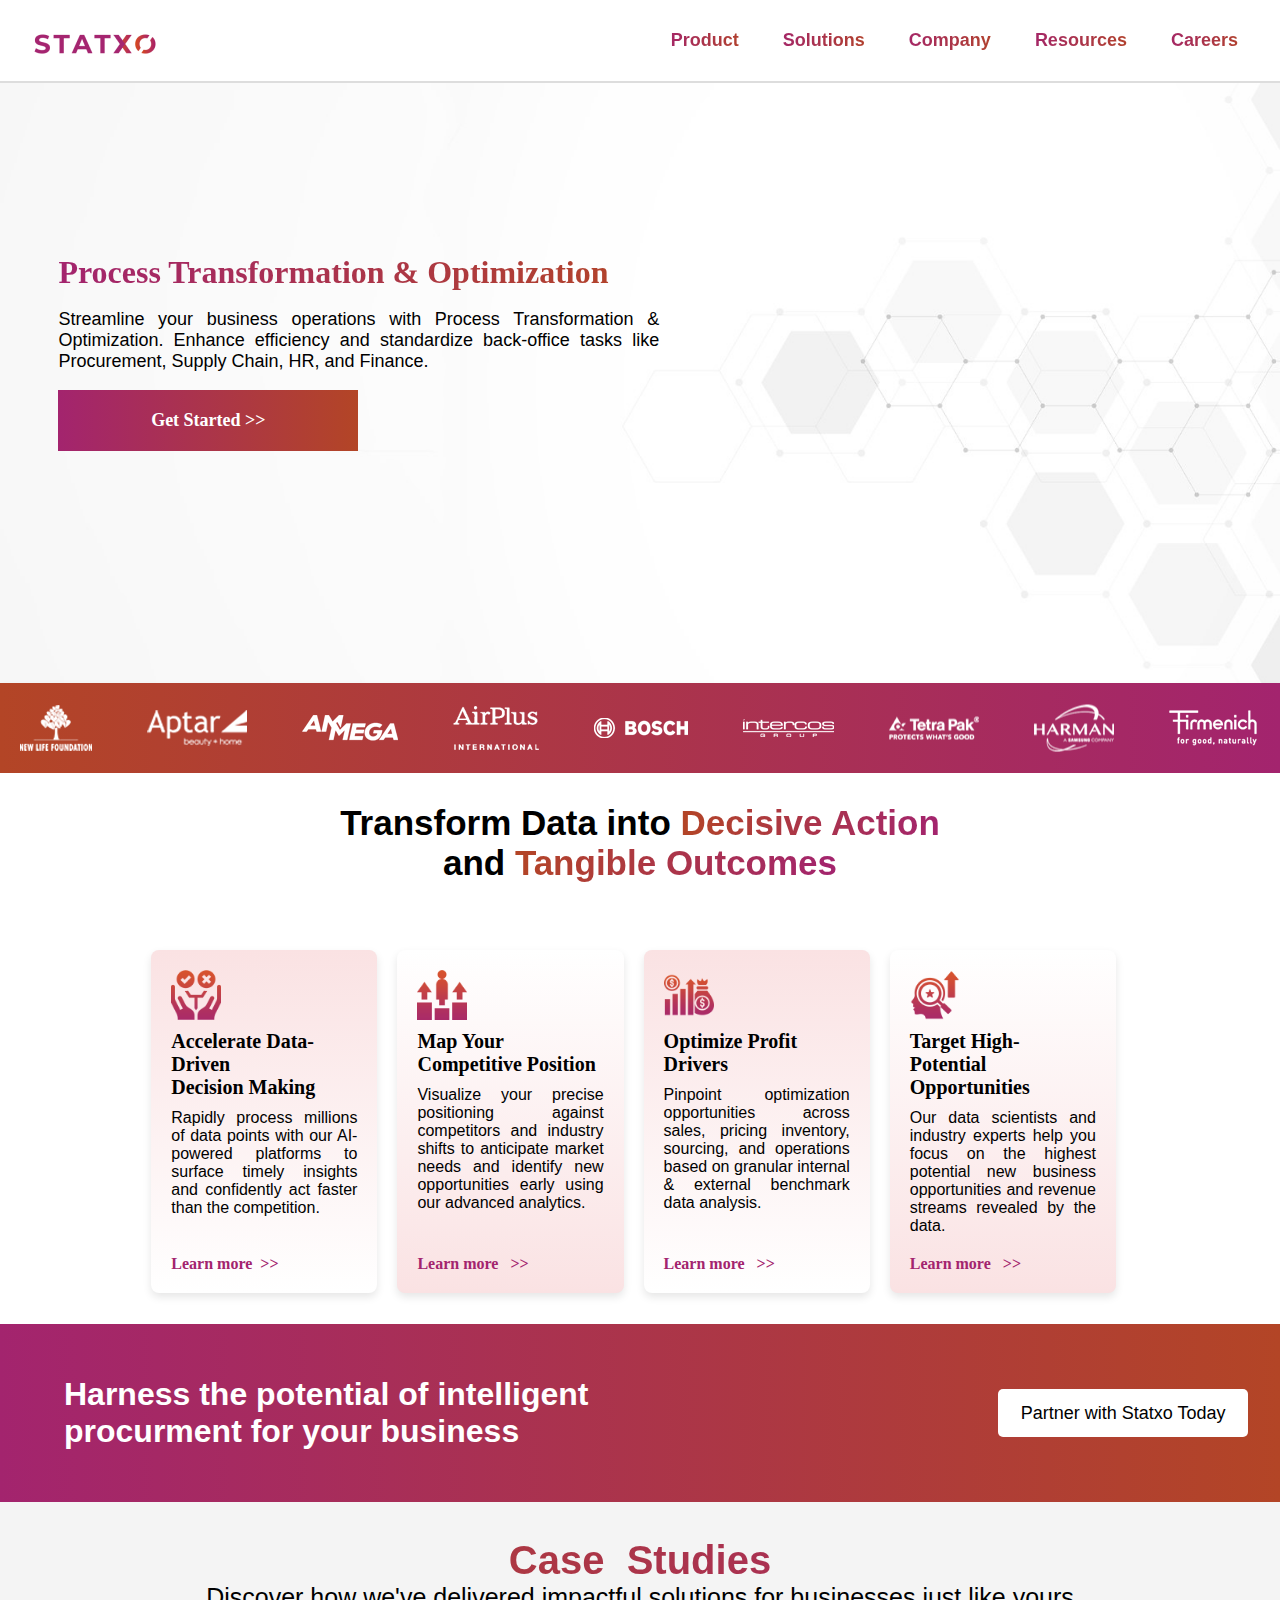
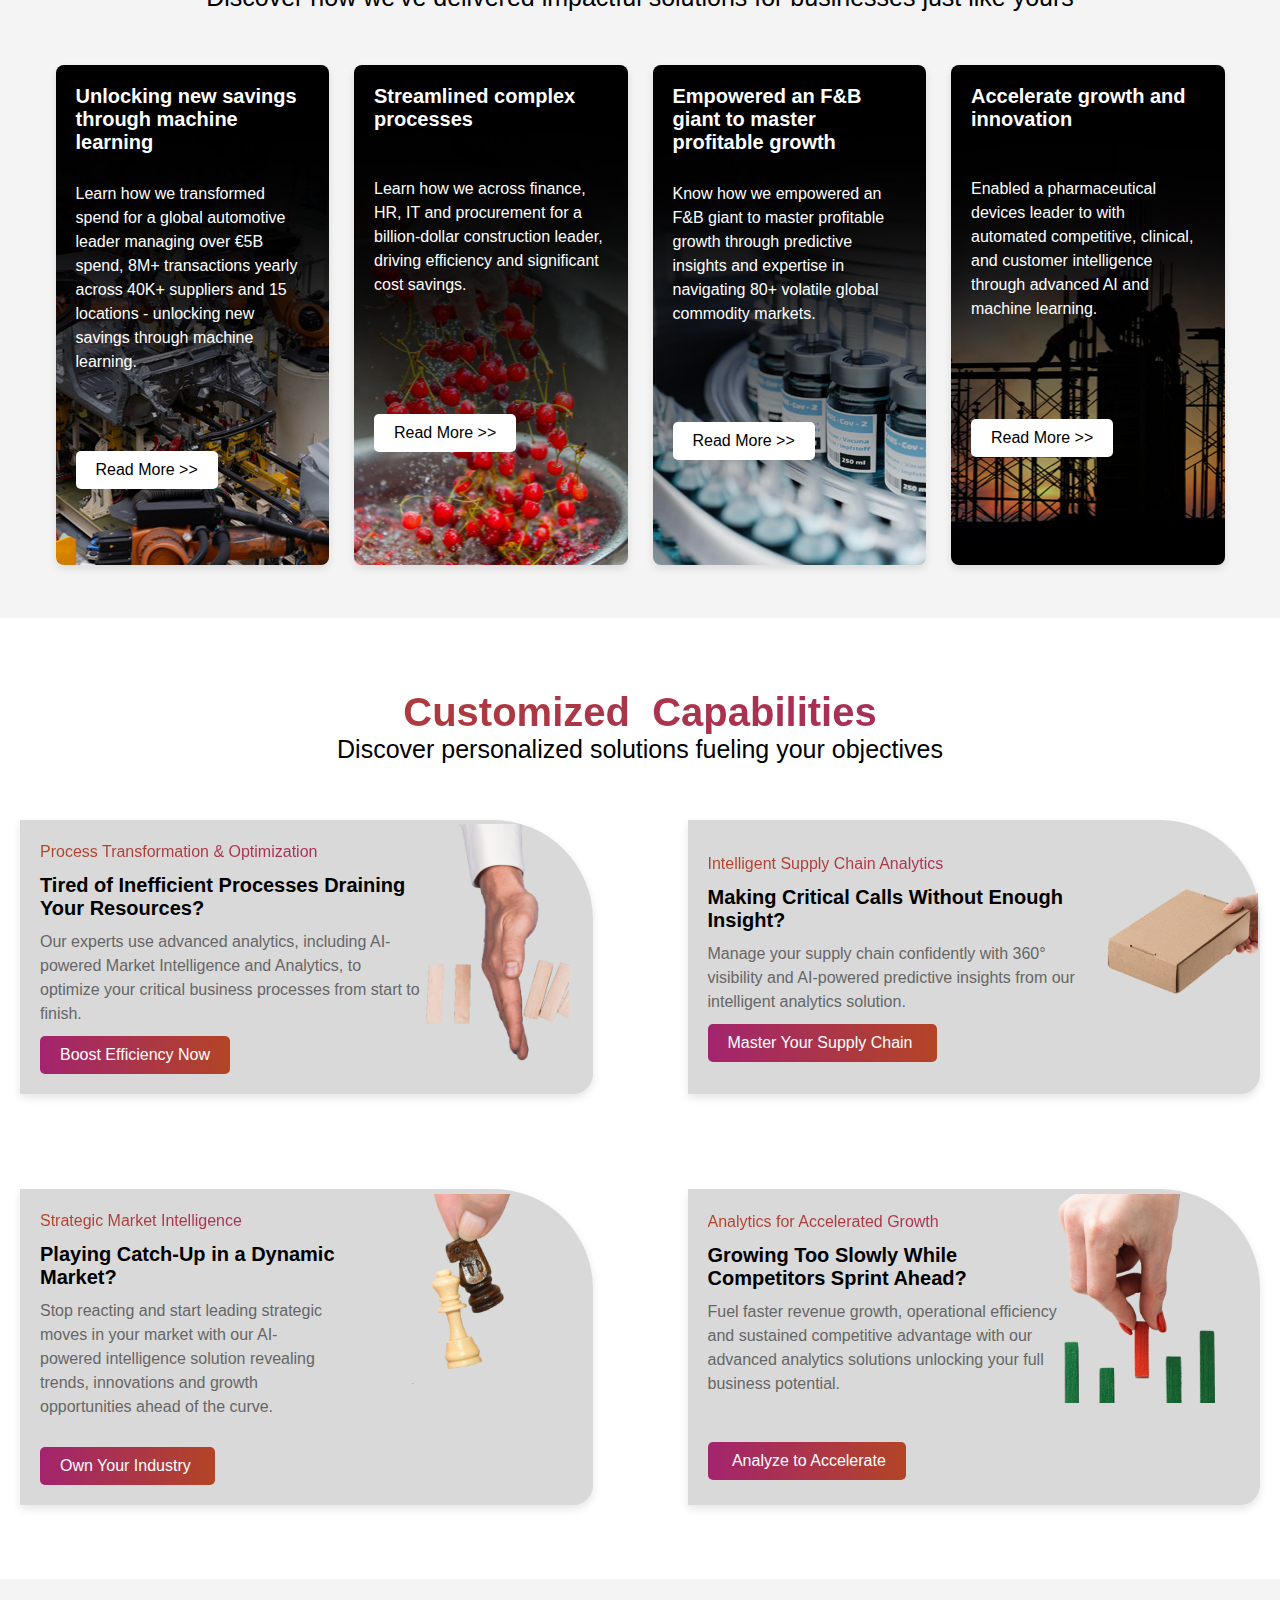
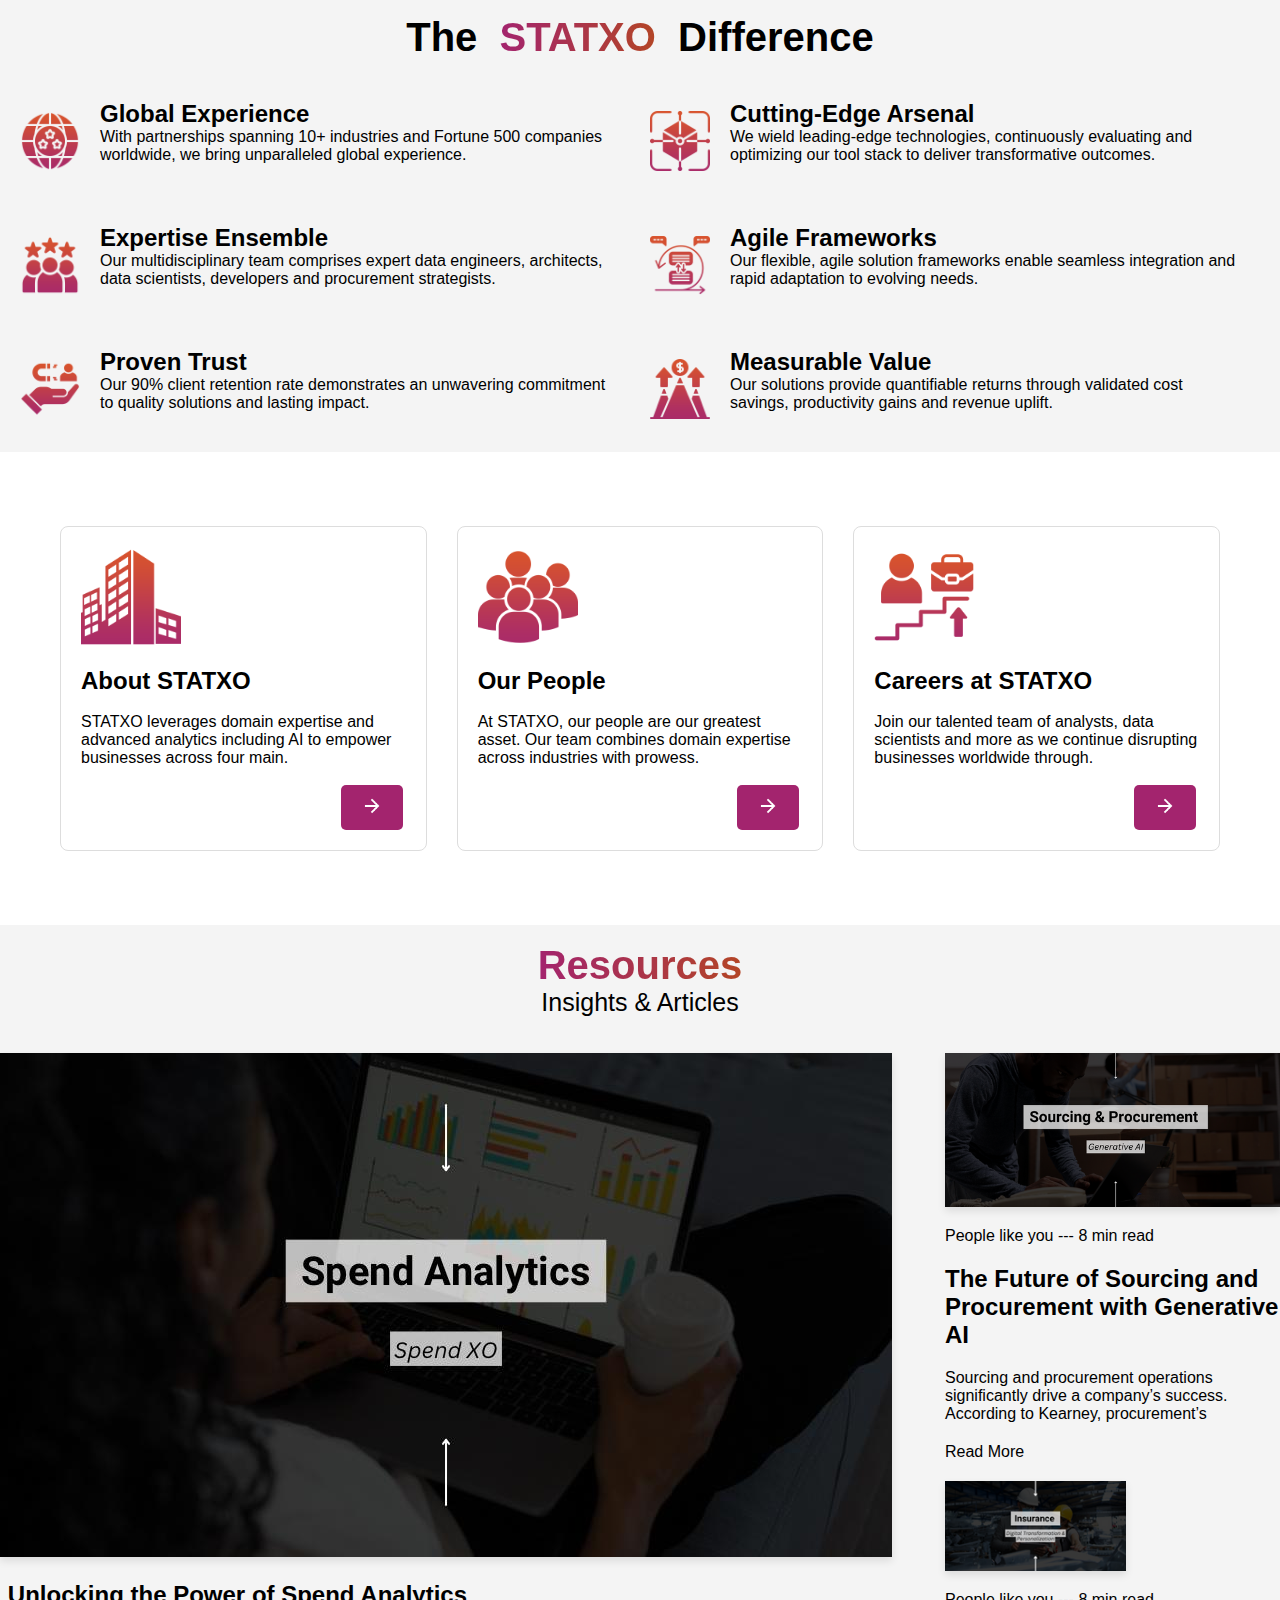
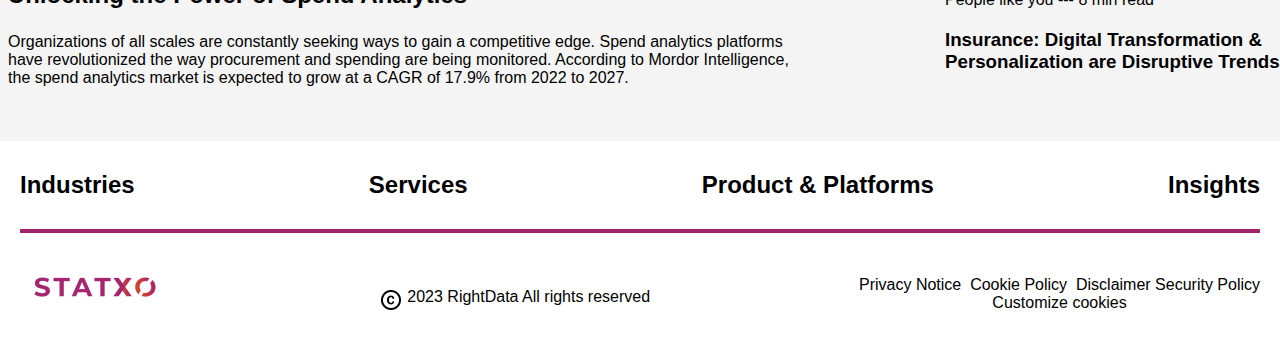
<file: index.html>
<!DOCTYPE html>
<html lang="en">
  <head>
    <meta charset="UTF-8" />
    <meta name="viewport" content="width=device-width, initial-scale=1.0" />
    <title>STATXO - Home</title>
    <link href="https://api.fontshare.com/v2/css?f[]=satoshi@400,500,700&display=swap" rel="stylesheet">
    <link rel="stylesheet" href="styles.css" />
  </head>
  <body>
    <!-- <script src="script.js"></script> -->
    <!-- header section -->
    <header>    
      <!-- <img src="assets/hamburger.png" class="hamburger"> -->
      <div class="logo">
        <img src="./assets/logo.png" alt="STATX" />
      </div>
      <nav>
        <ul>
          <li><a href="./product.html">Product</a></li>
          <li><a href="./service.html">Solutions</a></li>
          <li><a href="./about.html">Company</a></li>
          <li><a href="#resources">Resources</a></li>
          <li><a href="#resources">Careers</a></li>
        </ul>
      </nav>
    </header>

  <div class="container1">
    <div class="image-container1">
      <!-- <img src="./assets/Banner 1.jpg" alt="Big Image" style="width: 80% !important; height: 80% !important; margin-bottom: 80px;"> -->
    </div>
    <div class="content-container1">
     <br>
      <br>
      <br>
      <p class="content-container-heading1" style="background: linear-gradient(90deg, #A3246E, #B34526); -webkit-background-clip: text; background-clip: text; color: transparent; font-weight: 700; margin-top: 20px; font-size: 32px;">Process Transformation & Optimization</p>
      <br>

      <p  class="content-container-paragraph1">Streamline your business operations with Process 
        Transformation & Optimization. Enhance efficiency and standardize 
        back-office tasks like Procurement, Supply Chain, HR, and Finance.</p>
  <br>
      <button class="contact-button1">Get Started  >> </button>
      
    </div>

  </div>
  <div class="scrolling-container">
    <div class="scrolling-text">
    <img src="./assets/Component 45.png"  alt="Scrolling Banner Image">
    <img src="./assets/Component 45.png"  alt="Scrolling Banner Image">
    <img src="./assets/Component 45.png"  alt="Scrolling Banner Image">


    <!-- <img src="./assets/scrolling/GRADIENT LOGOS.png"  alt="Scrolling Banner Image">
    <img src="./assets/scrolling/Layer 1.png"  alt="Scrolling Banner Image">
    <img src="./assets/scrolling/Layer 2.png"  alt="Scrolling Banner Image">
    <img src="./assets/scrolling/Layer 3.png"  alt="Scrolling Banner Image">
    <img src="./assets/scrolling/Layer 4 (1).png"  alt="Scrolling Banner Image">
    <img src="./assets/scrolling/Layer 5.png"  alt="Scrolling Banner Image">
    <img src="./assets/scrolling/Layer 6.png"  alt="Scrolling Banner Image">
    <img src="./assets/scrolling/Layer 7.png"  alt="Scrolling Banner Image">
    <img src="./assets/scrolling/Layer 9.png"  alt="Scrolling Banner Image">
    <img src="./assets/scrolling/Layer 10.png"  alt="Scrolling Banner Image">
    <img src="./assets/scrolling/Layer 11.png"  alt="Scrolling Banner Image">
    <img src="./assets/scrolling/Layer 12.png"  alt="Scrolling Banner Image">
    <img src="./assets/scrolling/Layer 13 (1).png"  alt="Scrolling Banner Image">
   
     
    <img src="./assets/scrolling/GRADIENT LOGOS.png"  alt="Scrolling Banner Image">
    <img src="./assets/scrolling/Layer 1.png"  alt="Scrolling Banner Image">
    <img src="./assets/scrolling/Layer 2.png"  alt="Scrolling Banner Image">
    <img src="./assets/scrolling/Layer 3.png"  alt="Scrolling Banner Image">
    <img src="./assets/scrolling/Layer 4 (1).png"  alt="Scrolling Banner Image">
    <img src="./assets/scrolling/Layer 5.png"  alt="Scrolling Banner Image">
    <img src="./assets/scrolling/Layer 6.png"  alt="Scrolling Banner Image">
    <img src="./assets/scrolling/Layer 7.png"  alt="Scrolling Banner Image">
    <img src="./assets/scrolling/Layer 9.png"  alt="Scrolling Banner Image">
    <img src="./assets/scrolling/Layer 10.png"  alt="Scrolling Banner Image">
    <img src="./assets/scrolling/Layer 11.png"  alt="Scrolling Banner Image">
    <img src="./assets/scrolling/Layer 12.png"  alt="Scrolling Banner Image">
    <img src="./assets/scrolling/Layer 13 (1).png"  alt="Scrolling Banner Image"> -->

    </div>
  </div>



  <!-- heading tag after scrolling -->
  <div class="data_heading">
      
    <p style="font-size: 35px; font-weight: bold; text-align: center; margin-top: 30px;" >
      Transform Data into <span style="background: linear-gradient(270deg, #A3246E, #B34526); -webkit-background-clip: text;
      background-clip: text;  color: transparent;">Decisive Action</span> <br />
      and <span style="background: linear-gradient(270deg, #A3246E, #B34526); -webkit-background-clip: text;
      background-clip: text;  color: transparent;">Tangible Outcomes</span>
    </p>
    <br>
<br>
  </div>













<div class="cards-containers" id="container1">
  <div class="cards">
    <div class="cards-logo">
      <img src="./assets/1_icon.png" alt="Logo 1" />
    </div>
    <div class="cards-content">
      <p class="title">Accelerate Data-Driven <br> Decision Making</p>
      <p class="description">Rapidly process millions of data points with our AI-powered platforms to surface timely insights and confidently act faster than the competition. </p>
      <p class="learn-more">Learn more&nbsp; >></p>
    </div>
  </div>
  <div class="cards1">
    <div class="cards-logo">
      <img src="./assets/2_icon.png" alt="Logo 2" />
    </div>
    <div class="cards-content">
      <p class="title">Map Your Competitive Position</p>
      <p class="description">Visualize your precise positioning against competitors and industry shifts to anticipate market needs and identify new opportunities early using our advanced analytics.   </p>
      <p class="learn-more">Learn more &nbsp; >></p>
    </div>
  </div>
  <div class="cards2">
    <div class="cards-logo">
      <img src="./assets/3_icon.png" alt="Logo 3" />
    </div>
    <div class="cards-content">
      <p class="title">Optimize Profit Drivers</p>
      <p class="description"> Pinpoint optimization opportunities across sales, pricing inventory, sourcing, and operations based on granular internal & external benchmark data analysis. </p>
      <p class="learn-more">Learn more &nbsp; >></p>
    </div>
  </div>
  <div class="cards3">
    <div class="cards-logo">
      <img src="./assets/4_icon.png" alt="Logo 4" />
    </div>
    <div class="cards-content">
      <p class="title">Target High-Potential Opportunities</p>
      <p class="description">Our data scientists and industry experts help you focus on the highest potential new business opportunities and revenue streams revealed by the data.</p>
      <p class="learn-more">Learn more &nbsp; >></p>
    </div>
  </div>

</div>
















    <div class="harness">
      <br />
      <br />
      <h1 style="margin-left: 5%">Harness the potential of intelligent <br />procurment for your business</h1>
      <button class="partner-button">Partner with Statxo Today</button>
      
    </div>
   
    <div style="background-color: #F4F4F4; ">
      <br>
      <br>
      <p style=" font-size: 40px; text-align: center; font-weight: 700; background: linear-gradient(270deg, #A3246E, #B34526); -webkit-background-clip: text;
      background-clip: text;  color: transparent;">Case &nbsp;Studies</p>
      <p style="text-align: center; font-size: 25px;">Discover how we've delivered impactful solutions for businesses just like yours</p>
    </div>

    <!-- container animation -->
    <div class="container_anim">
  
      <div class="card_anim">
        <div class="card-image_anim" style="background-image: url('./assets/Case\ study\ \ 1\ \(1\).jpg')">
         
          <div class="card-content_anim">
            <h3>Unlocking new savings through machine learning </h3>
            <br>
            <p>Learn how we transformed spend for a global automotive leader managing over €5B spend, 8M+ transactions yearly across 40K+ suppliers and 15 locations - unlocking new savings through machine learning. </p>
          
            <a href="#link4" class="read-more-btn1">Read More >></a>
       
          </div>
        </div>
      </div>
      <div class="card_anim">
        <div class="card-image_anim" style="background-image: url('./assets/Case\ study\ \ 2\ \(1\).jpg')">
          <div class="card-content_anim">
            <h3>Streamlined complex processes</h3>
            <br>
<br>
            <p>Learn how we across finance, HR, IT and procurement for a billion-dollar construction leader, driving efficiency and significant cost savings. </p>
          
            <a href="#link4" class="read-more-btn2">Read More >></a>
           
          </div>
        </div>
      </div>
      <div class="card_anim">
        <div class="card-image_anim" style="background-image: url('./assets/Case\ study\ \ 3\ \(1\).jpg')">
          <div class="card-content_anim">
          
            <h3>Empowered an F&B giant to master profitable growth  </h3>
            <br>

            <p>Know how we empowered an F&B giant to master profitable growth through predictive insights and expertise in navigating 80+ volatile global commodity markets.</p>
          
            <a href="#link4" class="read-more-btn">Read More >></a>
           
          </div>
        </div>
      </div>
      <div class="card_anim">
        <div class="card-image_anim" style="background-image: url('./assets/Case\ study\ \ 4\ \(1\).jpg')">
          <div class="card-content_anim">
            <h3>Accelerate growth and innovation</h3>
            <br>
<br>
            <p>Enabled a pharmaceutical devices leader to with automated competitive, clinical, and customer intelligence through advanced AI and machine learning.</p>
           

            <a href="#link4"  class="read-more-btn4">Read More >></a>
          
          </div>
        </div>
      </div>
    </div>
    <br>
    <br>
  

    <div style="background-color: #fff; ">
      <br>
      <br>
   
      <p style=" font-size: 40px; text-align: center; font-weight: 700; background: linear-gradient(270deg, #A3246E, #B34526); -webkit-background-clip: text;
      background-clip: text;  color: transparent;">Customized &nbsp;Capabilities</p>

      <p style="text-align: center; font-size: 25px;">Discover personalized solutions fueling your objectives</p>
    </div>
    <br>
    <br>
    <!-- container border -->
    <div class="card-container_border">
      <div class="card_border">
        <div class="card-logo_border">
          <img class="img1" src="./assets/chess1.png" alt="Logo 1" />
        </div>
        <div class="card-content_border">
            <p style="background: linear-gradient(270deg, #A3246E, #B34526); -webkit-background-clip: text;
            background-clip: text;  color: transparent;">Process Transformation & Optimization</p>
          <h3>Tired of Inefficient Processes Draining Your Resources?</h3>
          <p>Our experts use advanced analytics, including AI-powered Market Intelligence and Analytics, to optimize your critical business processes from start to finish.</p>
          <a href="#link1" class="read-more-btn_border">Boost Efficiency Now</a>
        </div>
      </div>
      <div class="card_border">
        <div class="card-logo_border">
          <img class="img2" src="./assets/hand1.png" alt="Logo 2" />
        </div>
        <div class="card-content_border">
            <p style="background: linear-gradient(270deg, #A3246E, #B34526); -webkit-background-clip: text;
            background-clip: text;  color: transparent;">Intelligent Supply Chain Analytics </p>

          <h3>Making Critical Calls Without Enough Insight? </h3>
          <p>Manage your supply chain confidently with 360° visibility and AI-powered predictive insights from our intelligent analytics solution.</p>
          <a href="#link2" class="read-more-btn_border">Master Your Supply Chain </a>
        </div>
      </div>
      <div class="card_border">
        <div class="card-logo_border">
          <img class="img3" src="./assets/chess.png" alt="Logo 3" />
        </div>
        <div class="card-content_border">
            <p style="background: linear-gradient(270deg, #A3246E, #B34526); -webkit-background-clip: text;
            background-clip: text;  color: transparent;">Strategic Market Intelligence </p>

          <h3>Playing Catch-Up in a Dynamic Market? </h3>
          <p>Stop reacting and start leading strategic moves in your market with our AI-powered intelligence solution revealing trends, innovations and growth opportunities ahead of the curve. </p>
         <br>
          <a href="#link3" class="read-more-btn_border">Own Your Industry </a>
        </div>
      </div>
      <div class="card_border">
        <div class="card-logo_border">
          <img class="img4" src="./assets/chess2.png" alt="Logo 4" />
        </div>
        <div class="card-content_border">
          
            <p style="background: linear-gradient(270deg, #A3246E, #B34526); -webkit-background-clip: text;
            background-clip: text;  color: transparent; margin-top: -1%;">Analytics for Accelerated Growth </p>

          <h3>Growing Too Slowly While Competitors Sprint Ahead? </h3>
          <p>Fuel faster revenue growth, operational efficiency and sustained competitive advantage with our advanced analytics solutions unlocking your full business potential. </p>
        <br>
        <br>
       
          <a href="#link4" class="read-more-btn_border"> Analyze to Accelerate</a>
        </div>
      </div>
    </div>

    <br>
    <br>
    <br>
<!-- single container with 4 titles -->
<div style="background-color: #F4F4F4">
  <br>
  <br>

  <p class="stat-head">The  &nbsp; <span style="background: linear-gradient(90deg, #A3246E, #B34526); -webkit-background-clip: text;
    background-clip: text;  color: transparent;">STATXO</span> &nbsp;  Difference</p>
    <div class="single-container">
      
        <div class="left-side">
          <div class="left-side-card">
            <img src="./assets/global_experience1.png" alt="Image" class="left-image">
            <div class="item">
                <h2>Global Experience</h2>
                <p>With partnerships spanning 10+ industries and Fortune 500 companies worldwide, we bring unparalleled global experience.</p>
              </p>
            </div>
        </div>
        <div class="left-side-card">
          <img src="./assets/expert2.png" class="left-image">
      
            <div class="item">
                <h2>Expertise Ensemble</h2>
                <p>Our multidisciplinary team comprises expert data engineers, architects, data scientists, developers and procurement strategists.</p>
           
            </div>
          </div>
   
        <div class="left-side-card">
           <img src="./assets/provven1.png" class="left-image">
      

            <div class="item">

                <h2>Proven Trust</h2>
                <p>Our 90% client retention rate demonstrates an unwavering commitment to quality solutions and lasting impact.</p>
              </div>
            </div>
        </div>
        <div class="right-side">
          <div class="left-side-card">
            <img src="./assets/cuttingedge1.png" class="left-image">
            <div class="item">
                <h2>Cutting-Edge Arsenal</h2>
                <p>We wield leading-edge technologies, continuously evaluating and optimizing our tool stack to deliver transformative outcomes.</p>
            </div>
            </div>
            <div class="left-side-card">
              <img src="./assets/agile.png" class="left-image">
            <div class="item">
                <h2>Agile Frameworks</h2>
                <p>Our flexible, agile solution frameworks enable seamless integration and rapid adaptation to evolving needs.</p>
            </div>
            </div>
            <div class="left-side-card">
              <img src="./assets/measurable1.png" class="left-image">
            <div class="item">
                <h2>Measurable Value</h2>
                <p>Our solutions provide quantifiable returns through validated cost savings, productivity gains and revenue uplift.</p>
            </div>
            </div>
            <!-- <div class="left-side-card">
              <img src="./single-container-asset/icon1.png" class="left-image" >
              <div class="item">
              <h2>Human+Tech Approach</h2>
              
                <p>Our teams combine deep subject matter expertise with advanced analytics, automation and digital capabilities.</p>
            </div>
            </div> -->
        </div>
    </div>
</div>

<br>
<br>
<br>
    <!-- threee footer container -->
    <div class="three-container">
        <div class="three-card">
            <img src="./assets/about-statxo.png" alt="Logo 1" class="three-logo">
            <h2>About STATXO </h2>
            <br>

            <p>STATXO leverages domain expertise and advanced analytics including AI to empower businesses across four main.</p>
            <br>

            <button class="three-button"><img src="./assets/arrow_upward.png" style="width: 22px;" /></button>
        </div>
        <div class="three-card">
            <img src="./assets/ourpeople1.png" alt="Logo 2" class="three-logo">
            <h2>Our People</h2>
            <br>

            <p>At STATXO, our people are our greatest asset. Our team combines domain expertise across industries with prowess.</p>
            <br>

            <button class="three-button"><img src="./assets/arrow_upward.png"  style="width: 22px;" /></button>
        </div>
        <div class="three-card">
            <img src="./assets/careers1.png" alt="Logo 3" class="three-logo">
            <h2>Careers at STATXO </h2>
            <br>
            <p>Join our talented team of analysts, data scientists and more as we continue disrupting businesses worldwide through.</p>
            <br>
            <button class="three-button"><img src="./assets/arrow_upward.png" style="width: 22px;"  /></button>
        </div>
    </div>
    <br>
    <br>
    <br>
    <!-- image footer container -->
    <div style="background-color: #F4F4F4;">
        <br>
        <p class="stats-head">  <span style="background: linear-gradient(90deg, #A3246E, #B34526); -webkit-background-clip: text;
          background-clip: text;  color: transparent;">Resources</span> </p>
        <p class="stats-heads">Insights & Articles</p>
        <br>
        <br>
    

        <div class="image-footer-container">

            <div class="image-footer-left-side">
                <img src="./assets/Rectangle 22.png" alt="Big Image" class="big-image">
                <div></div>
                 <br>
                 <br>
               
                <h2 style="margin-left: -4%;">Unlocking the Power of Spend Analytics</h2>
                <p style="    margin-left: 1%;"> Organizations of all scales are constantly seeking ways to gain a competitive edge. Spend analytics platforms have revolutionized the way procurement and spending are being monitored. According to Mordor Intelligence, the spend analytics market is expected to grow at a CAGR of 17.9% from 2022 to 2027.</p>
            </div>
            
            <div class="image-footer-right-side">
                <img src="./assets/Rectangle 23.png" alt="Small Image 1" class="small-image">
                <p>People like you --- 8 min read</p>
                <h2>The Future of Sourcing and Procurement with Generative AI</h2>
                <p>Sourcing and procurement operations significantly drive a company’s success. According to Kearney, procurement’s</p>
                <p>Read More</p>
                <div class="image-footer-right-side-down">
                    <img src="./assets/Rectangle 24.png" alt="Small Image 2" class="small-image-down">
                    <p>People like you --- 8 min read</p>
                    <h3>Insurance: Digital Transformation & Personalization are Disruptive Trends</h3>
                    <!-- <img src="./assets/Rectangle 43.png" alt="Small Image 3" class="small-image-down">
                    <p>People like you --- 8 min read</p>

                    <h3>Future of Procurement – Transformation with Automated & Data Driven Processes</h3> -->
                </div>
            
            </div>
    </div>
   <br>
   <br>
   <br>
</div>
    <!-- Main content of the page -->
    <footer class="footer">
        <div class="footer-top">
            <h2> Industries</h2>
            <h2>Services</h2>
            <h2> Product & Platforms</h2>
            <h2> Insights</h2>
        </div>
        <div class="footer-line"></div>
        <div class="footer-bottom">
           <img src="./assets/logo.png"/>
           <div class="copyright">
            <img src="./assets/copyright.png" />  <p> 2023 RightData All rights reserved</p>
           </div>
            
         
            <p> Privacy Notice &nbsp;Cookie Policy &nbsp;Disclaimer&nbsp;Security Policy<br>Customize cookies</p>
         
        </div>

        <script>

            const process = document.getElementById('icon1');
            const process1 = document.getElementById('icon2');
            const button = document.getElementById('cards');

            const button1 = document.getElementById('cards1');
            const button2 = document.getElementById('cards2');
            const button3 = document.getElementById('cards3');
            const displayText= document.getElementById('displayText');

            const displayText1= document.getElementById('displayText1');
            const displayText2 = document.getElementById('displayText2');
            const displayText3 = document.getElementById('displayText3');

            button.addEventListener('mouseover', function() {
                displayText.style.display = 'block';
          
            });
    
            button1.addEventListener('mouseover', function() {
                displayText1.style.display = 'block';
                displayText.style.display = 'none';
                process.style.transform ='translate(-35%, -680%) rotate(-90deg)';
                button.style.width='100px';
            });
    
            button2.addEventListener('mouseover', function() {
                displayText2.style.display = 'block';
                displayText.style.display = 'none';
                process.style.transform ='translate(-35%, -680%) rotate(-90deg)';
        

                button.style.width='100px';

            });
            button3.addEventListener('mouseover', function() {
                displayText3.style.display = 'block';
                displayText.style.display = 'none';
                process.style.transform ='translate(-35%, -680%) rotate(-90deg)';
               
                button.style.width='100px';

            });

            button.addEventListener('mouseout', function() {
                displayText.style.display = 'block';
          
            });

            button1.addEventListener('mouseout', function() {
                displayText1.style.display = 'none';
                button.style.width='600px';
                process.style.transform ='translate(13%, -1339%) rotate(0deg)';
                displayText.style.display = 'block';



            });
    
            button2.addEventListener('mouseout', function() {
                displayText2.style.display = 'none';
                process.style.transform ='translate(13%, -1339%) rotate(0deg)';
                displayText.style.display = 'block';

                button.style.width='600px';
            });
            button3.addEventListener('mouseout', function() {
                displayText3.style.display = 'none';
                process.style.transform ='translate(13%, -1339%) rotate(0deg)';
                displayText.style.display = 'block';

                button.style.width='600px';
            });
        </script>
    </footer>
  </body>
</html>
</file>
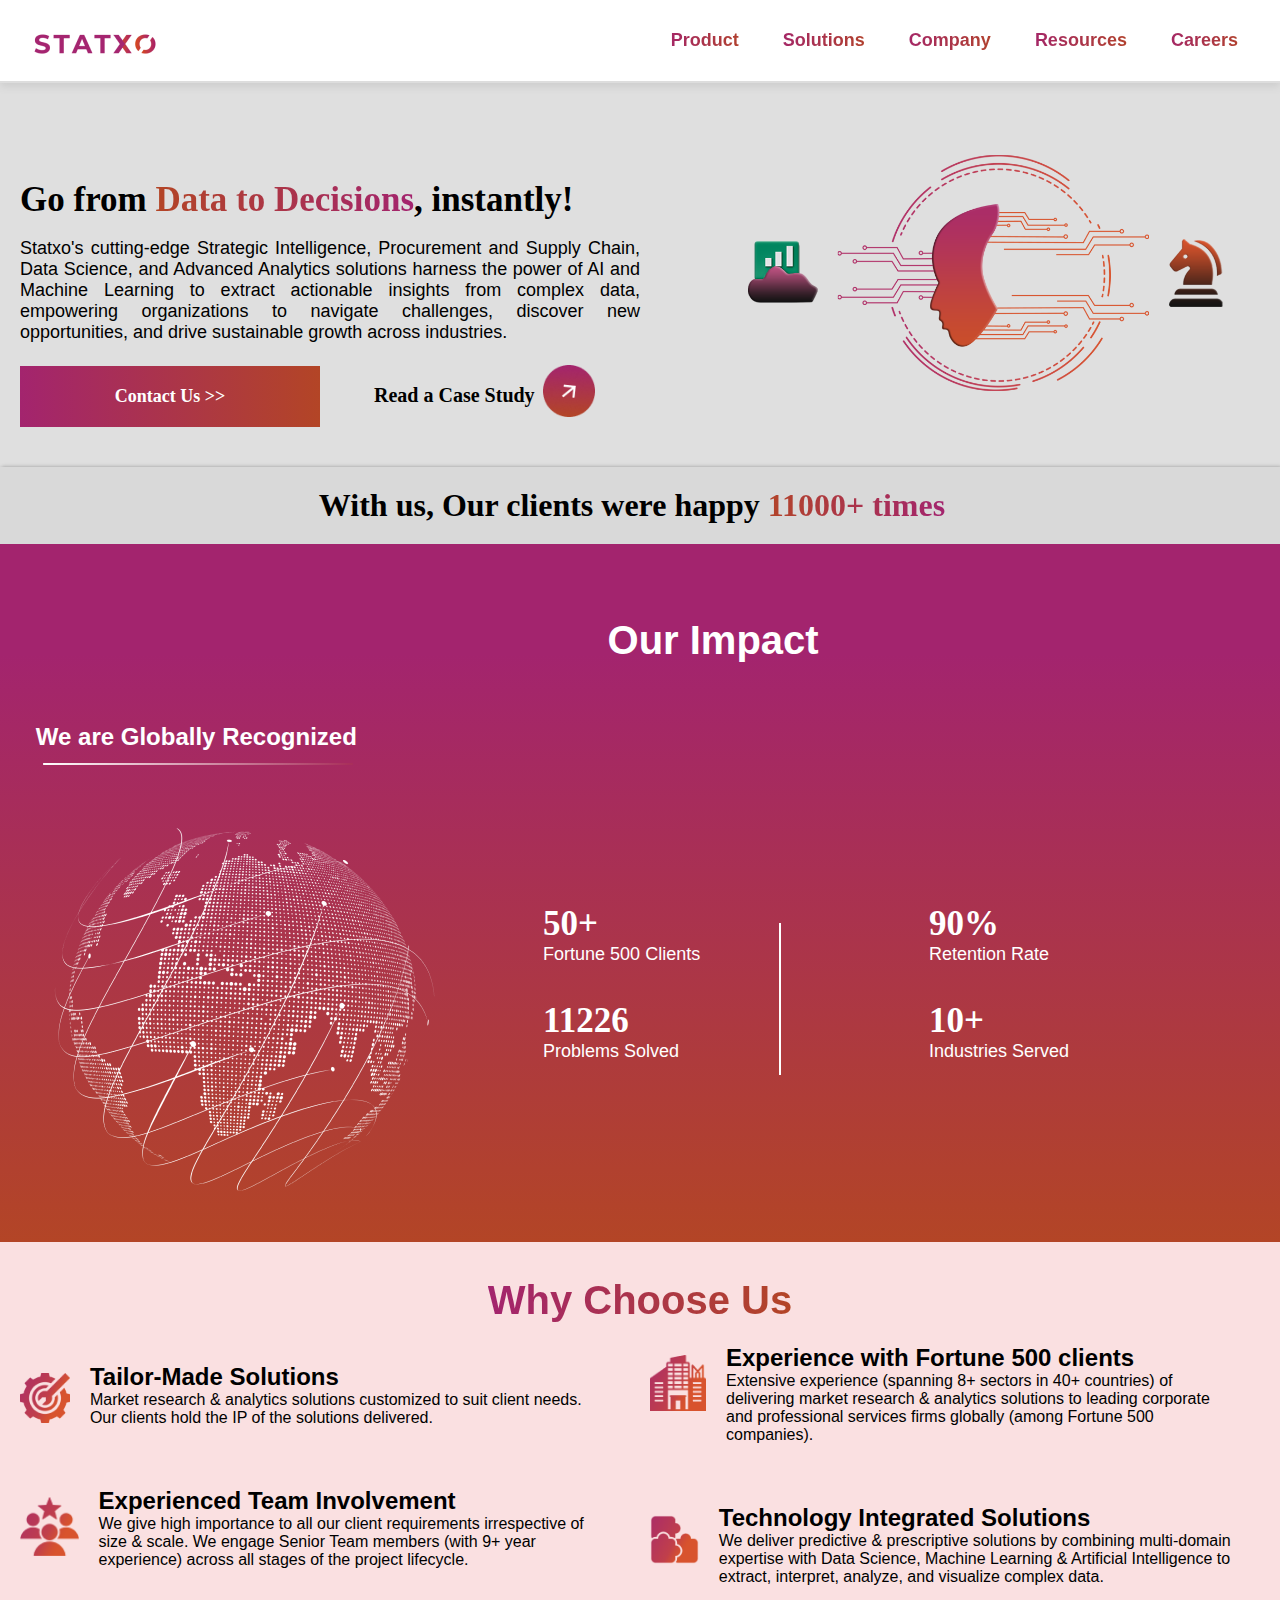
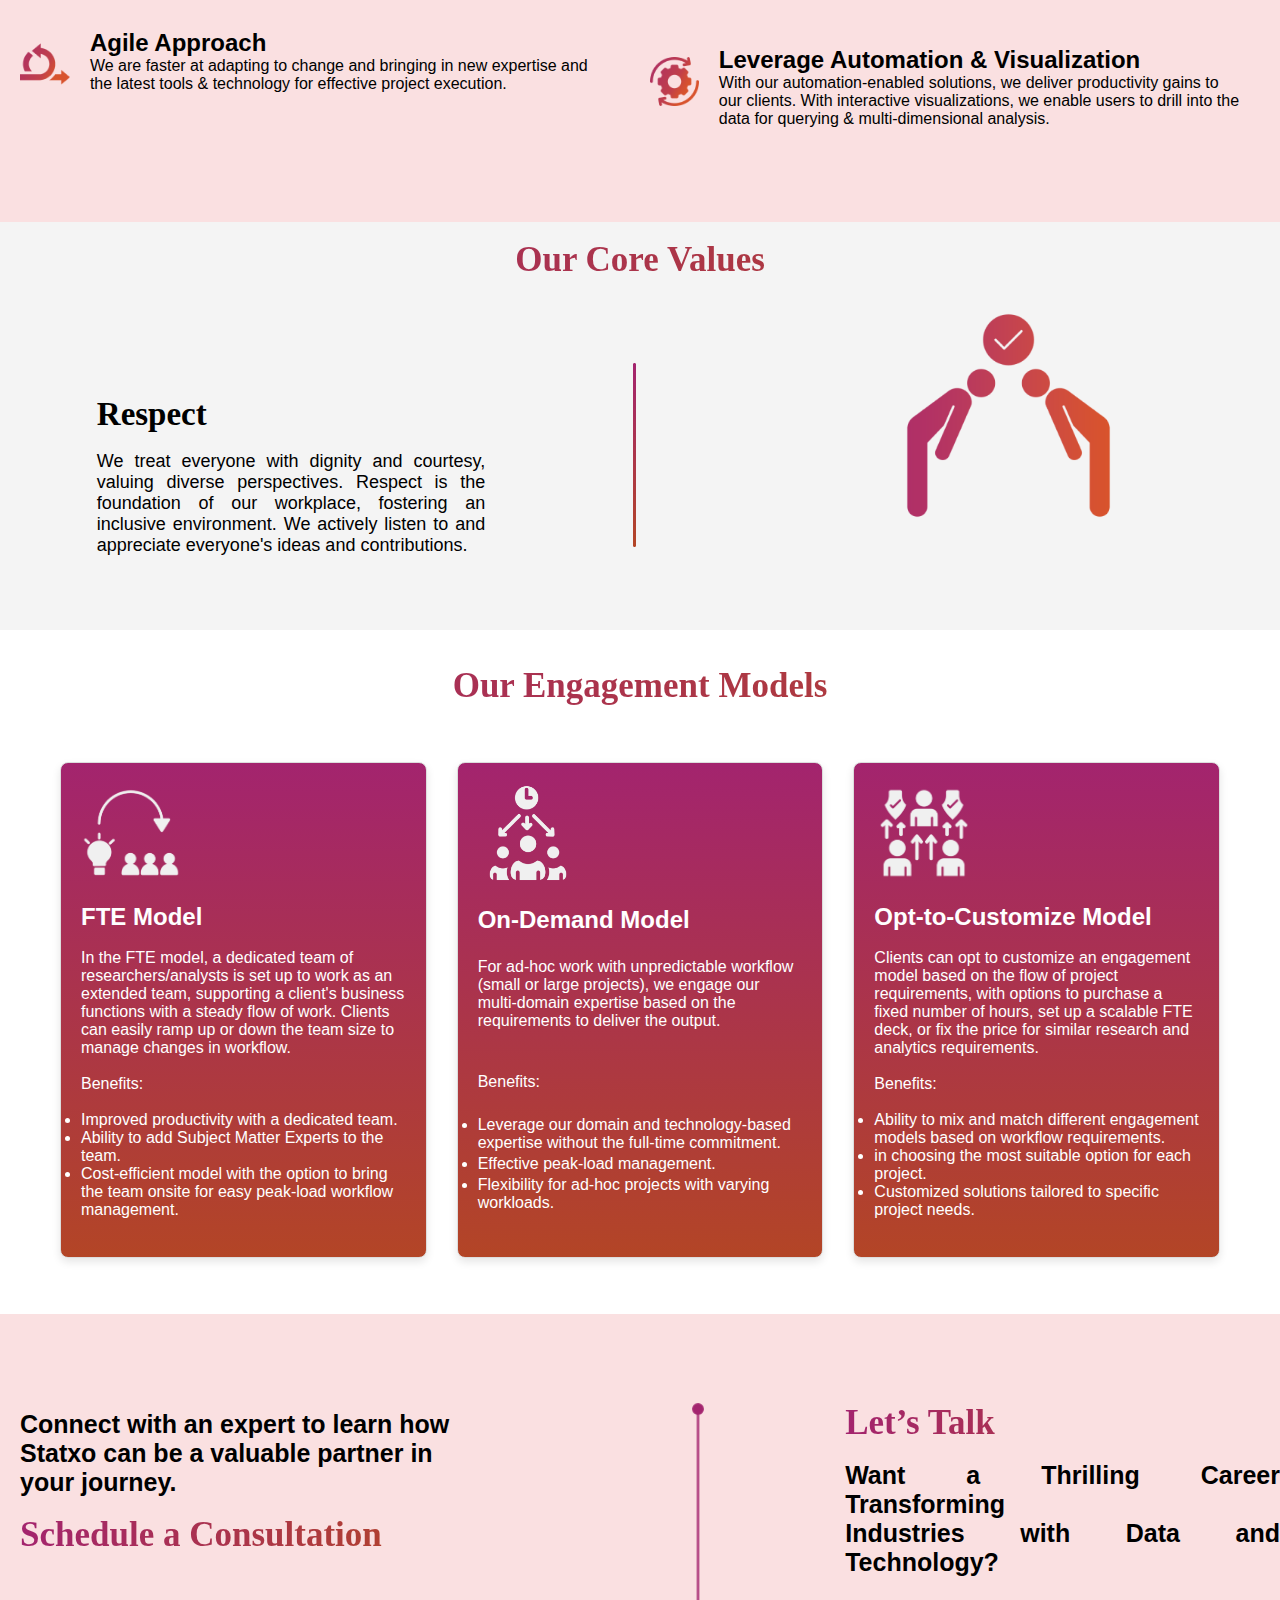
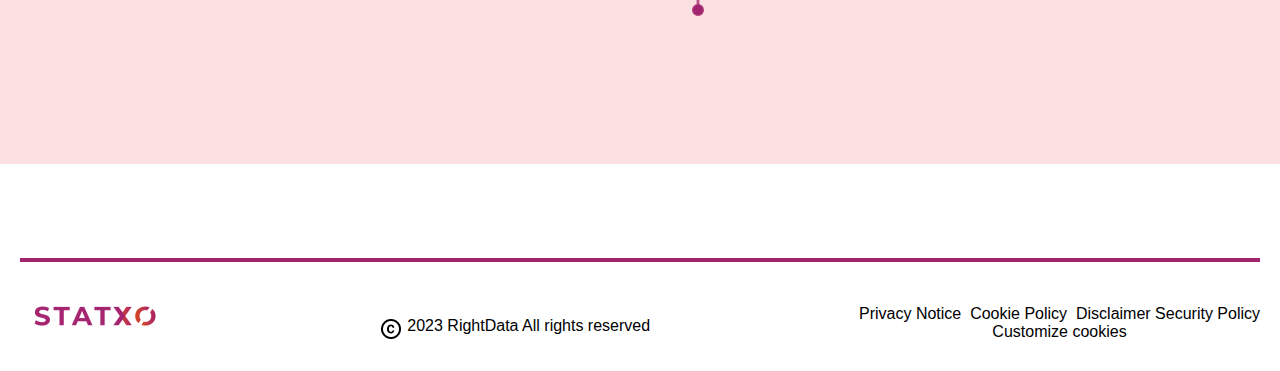
<file: about.html>
<!DOCTYPE html>
<html lang="en">
<head>
    <meta charset="UTF-8">
    <meta name="viewport" content="width=device-width, initial-scale=1.0">
    <title>STATXO - About</title>
    <link href="https://api.fontshare.com/v2/css?f[]=satoshi@400,500,700&display=swap" rel="stylesheet">
    <link rel="stylesheet" href="about.css" />
</head>
<body>
     <!-- header section -->
     <header>    
        <div class="logo">
          <a href="./index.html">
          <img src="./assets/logo.png" alt="STATX" />
        </a>
        </div>
         <nav>
          <ul>
            <li><a href="./product.html">Product</a></li>
            <li>
              <a>Solutions</a>
              <ul class="dropdown">
                 <li><a href="./service.html">Process Transformation & Optimization</a></li>
                <li><a href="./service1.html">Advanced Analytics</a></li>
                <li><a href="./service2.html">Strategic Intelligence & Advisory(SI&A)</a></li>
                <li><a href="./service3.html">Procurement & Supply Chain Transformation</a></li>
              </ul>
            </li>
            <li><a href="./about.html">Company</a></li>
            <li><a href="#resources">Resources</a></li>
            <li><a href="#careers">Careers</a></li>
          </ul>
        </nav>
      </header>
  
      <!-- first header div container -->
      <div class="container">
        <div class="image-container">
          <img src="./about/ABOUT BANNER.png" alt="Big Image">
        </div>
        <div class="content-container">
          <p class="content-container-heading">Go from <span class="content-container-heading-span">Data to Decisions</span>, instantly!</p>
          <br>
          <p  class="content-container-paragraph">Statxo's cutting-edge Strategic Intelligence, Procurement and Supply Chain, Data Science, and Advanced Analytics solutions harness the power of AI and Machine Learning to extract actionable insights from complex data, empowering organizations to navigate challenges, discover new opportunities, and drive sustainable growth across industries.</p>
      <br>
          <button class="contact-button">Contact Us  >></button>
          <a class="case-study">Read a Case Study</a>
          <img src="./about/Group-86.png" class="case-image">
        </div>
      </div>
      
 <!-- about without scrolling container -->
 <div class="scrolling-container">
    <div class="scrolling-text">
      <span> <p>With us, Our clients were happy<span class="scrolling-text-span"> 11000+ times</span>  </p></span>
     
     


    </div>
  </div>
<div style=" background-color: #A3246E;">
  <div style="margin-left: 46%; ">
    <p class="ourimpact" >Our Impact</p>
    <p style="    margin-top: -2%;
    margin-left: -80%; color: #fff; font-weight: 700; font-size: 24px;" class="heading-globally">We are Globally Recognized</p>
 <img src="./about/Rectangle 316.png" class="global-img" style="margin-left: -79%;" >
  </div>
</div>



     <!-- full container image -->
  
        <div class="global-image">
            <!-- <p class="global-heading">Our Impact</p> -->
        
            <div class="global-container">
              <img src="./about/Rectangle 258.png" alt="Big Image">
            </div>
            <div class="global-content-container">
              <p class="global-content-container-heading">50+</p>
         
              <p  class="global-content-container-paragraph">Fortune 500 Clients</p>
              <br>
              <br>

              <p class="global-content-container-heading">11226</p>
         
              <p  class="global-content-container-paragraph">Problems Solved</p>
          <br>
             
            </div>
            <div class="vertical-line"></div>
            <div class="global-content-container1">
                <p class="global-content-container-heading1">90% </p>
           
                <p  class="global-content-container-paragraph1">Retention Rate</p>
           <br>
           <br>
           <p class="global-content-container-heading1">10+</p>
           
           <p  class="global-content-container-paragraph1">Industries Served</p>
                <br>
               
              </div>
              <!-- <div class="vertical-line"></div>
              <div class="global-content-container2">
                <p class="global-content-container-heading2">7200+</p>
           
                <p  class="global-content-container-paragraph2">Market Intelligence Projects</p>
           <br>
           <br>
           <p class="global-content-container-heading2">1000+</p>
           
           <p  class="global-content-container-paragraph2">Data Management & Visualization Projects</p>
           
                <br>
               
              </div> -->

              
          </div>
          
    </div>
<!-- /6layer card container about -->

<div style="background-color: #FAE0E1">
    <br>
    <br>
  
    <p class="stat-head"><span style="background: linear-gradient(90deg, #A3246E, #B34526); -webkit-background-clip: text;
      background-clip: text;  color: transparent; font-weight: 700; font-size: 40px;">Why Choose Us</span></p>
      <div class="single-container">
        
          <div class="left-side">
            <div class="left-side-card">
              <img src="./about/icon 7.png" alt="Image" class="left-image">
              <div class="item">
                  <h2>Tailor-Made Solutions</h2>
                  <p>Market research & analytics solutions customized to suit client needs. Our clients hold the IP of the solutions delivered.</p>
                </p>
              </div>
          </div>
          <div class="left-side-card">
            <img src="./about/icon 5.png" class="left-image">
        
              <div class="item">
                  <h2>Experienced Team Involvement</h2>
                  <p>We give high importance to all our client requirements irrespective of size & scale. We engage Senior Team members (with 9+ year experience) across all stages of the project lifecycle.</p>
             
              </div>
            </div>
     
          <div class="left-side-card">
             <img src="./about/icon 3.png" class="left-image">
        
  
              <div class="item">
  
                  <h2>Agile Approach</h2>
                  <p>We are faster at adapting to change and bringing in new expertise and the latest tools & technology for effective project execution.</p>
                </div>
              </div>
          </div>
          <div class="right-side">
            <div class="left-side-card">
              <img src="./about/icon 6.png" style="width: 20%;" class="right-image">
              <div class="item">
                  <h2>Experience with Fortune 500 clients</h2>
                  <p>Extensive experience (spanning 8+ sectors in 40+ countries) of delivering market research & analytics solutions to leading corporate and professional services firms globally (among Fortune 500 companies).</p>
              </div>
              </div>
              <div class="left-side-card">
                <img src="./about/icon 4.png " class="right-image">
              <div class="item">
                  <h2>Technology Integrated Solutions</h2>
                  <p>We deliver predictive & prescriptive solutions by combining multi-domain expertise with Data Science, Machine Learning & Artificial Intelligence to extract, interpret, analyze, and visualize complex data.</p>
              </div>
              </div>
              <div class="left-side-card">
                <img src="./about/icon 2.png" class="right-image">
              <div class="item">
                  <h2>Leverage Automation & Visualization</h2>
                  <p>With our automation-enabled solutions, we deliver productivity gains to our clients. With interactive visualizations, we enable users to drill into the data for querying & multi-dimensional analysis.</p>
              </div>
              </div>
          
          </div>
      </div>
      <br>
      <br>
      <br>

  </div>
  <div style="background-color: #F4F4F4;">
    <br>
    <h2 style="display: flex; justify-content: center; background: linear-gradient(90deg, #A3246E, #B34526); -webkit-background-clip: text;
    background-clip: text;  color: transparent; font-family: Satoshi; font-size: 35px; ">Our Core Values</h2>
  <br>
  <br>
  <br>
  <br>
  <br>
  <br>
  </div>

    <!-- 4th contaainer div container -->
    <div class="four-container1">
      <div class="four-container">

        <!-- <h2>OUR CORE VALUES</h2> -->
        <div class="four-image-container">
          <img src="./about/respect.png" alt="Big Image">
        </div>
<img src="about/Rectangle 268.png" class="four-container-image">
        <!-- <div class="vertical-line1"></div> -->
        <div class="four-content-container">
          <p class="four-content-container-heading">Respect</p>
          <br>
          <p  class="four-content-container-paragraph">We treat everyone with dignity and courtesy, valuing diverse perspectives.
            Respect is the foundation of our workplace, fostering an inclusive environment.
            We actively listen to and appreciate everyone's ideas and contributions.
          </p>
      <br>
      <br>
      <br>
      
      
        </div>
      </div>
    </div>

    <div class="four-container1">

    <div class="four-container">

           <!-- <h2>OUR CORE VALUES</h2> -->
           <div class="four-image-container">
            <img src="./about/respect (1).png" alt="Big Image">
          </div>
  <img src="about/Rectangle 268.png" class="four-container-image">
          <!-- <div class="vertical-line1"></div> -->
          <div class="four-content-container">
            <p class="four-content-container-heading">Integrity</p>
            <br>
            <p  class="four-content-container-paragraph">Integrity is our hallmark, and we never compromise on our moral and ethical principles.
            </p>
        <br>
        <br>
        <br>
        
          </div>
      </div>  <!-- <h2>OUR CORE VALUES</h2> -->
      </div>

    <div class="four-container1">
    <div class="four-container">

        <div class="four-image-container">
          <img src="./about/respect (2).png" alt="Big Image">
        </div>
<img src="about/Rectangle 268.png" class="four-container-image">
        <!-- <div class="vertical-line1"></div> -->
        <div class="four-content-container">
          <p class="four-content-container-heading">Collaboration</p>
          <br>
          <p  class="four-content-container-paragraph">We value cooperative working relationships with our partners. We collaborate with them and work in tandem toward achieving goals.
          </p>
      <br>
      <br>
      <br>
      
        </div>
      </div>     <!-- <h2>OUR CORE VALUES</h2> -->
      </div>

    <div class="four-container1">

    <div class="four-container">

      <div class="four-image-container">
        <img src="./about/respect (3).png" alt="Big Image">
      </div>
<img src="about/Rectangle 268.png" class="four-container-image">
      <!-- <div class="vertical-line1"></div> -->
      <div class="four-content-container">
        <p class="four-content-container-heading">Open-Mindedness</p>
        <br>
        <p  class="four-content-container-paragraph">We thrive on innovation and creativity, aiming to create an environment that encourages novel ideas and innovative methods.
        </p>
    <br>
    <br>
    <br>
    
      </div>
    </div>
    </div>

    <div class="four-container1">

  <div class="four-container">

    <div class="four-image-container">
      <img src="./about/respect (4).png" alt="Big Image">
    </div>
<img src="about/Rectangle 268.png" class="four-container-image">
    <!-- <div class="vertical-line1"></div> -->
    <div class="four-content-container">
      <p class="four-content-container-heading">Excellence</p>
      <br>
      <p  class="four-content-container-paragraph">We believe in working towards excellence by delivering to and beyond the expectations of our clients.
      </p>
  <br>
  <br>
  <br>
  
    </div>
  </div>
  </div>

  <div class="four-container1">

<div class="four-container">

  <div class="four-image-container">
    <img src="./about/respect (5).png" alt="Big Image">
  </div>
<img src="about/Rectangle 268.png" class="four-container-image">
  <!-- <div class="vertical-line1"></div> -->
  <div class="four-content-container">
    <p class="four-content-container-heading">Excellence</p>
    <br>
    <p  class="four-content-container-paragraph">We are completely answerable for our actions and constantly work towards building trusting relationships with our clients and our staff.
    </p>
<br>
<br>
<br>

  </div>
</div>
</div>

  
      <!-- without scroll footer -->
      <br>
      <br>
<h2 style="display: flex; justify-content: center; background: linear-gradient(90deg, #A3246E, #B34526); -webkit-background-clip: text;
background-clip: text;  color: transparent; font-family: Satoshi; font-size: 35px; ">Our Engagement Models</h2>
<br>
<br>
<!-- <div class="scrolling-container1">
    <div class="scrolling-text1">
      <span> <p>FTE Model</p></span>
      <span> <p>On-Demand Model</p></span>
      
      <span><p>Opt-to-Customize Model</p></span>
     
     


    </div>
  </div> -->
<!-- <br> -->
<!-- <br> -->
 <!-- threee footer container -->
 <div class="three-container">
  <div class="three-card">
      <img src="./about/brainstorm_1305444 1.png" alt="Logo 1" class="three-logo">
      <h2>FTE Model </h2>
      <br>

      <p>In the FTE model, a dedicated team of researchers/analysts is set up to work as an extended team, supporting a client's business functions with a steady flow of work. Clients can easily ramp up or down the team size to manage changes in workflow.</p>
     <br>
      
      <p>Benefits:</p>
     <br>

      <li>Improved productivity with a dedicated team.</li>
       <li> Ability to add Subject Matter Experts to the team.</li>
       <li> Cost-efficient model with the option to bring the team onsite for easy peak-load workflow management.</li>
      <br>

      <!-- <button class="three-button"><img src="./assets/call_made.png" /></button> -->
  </div>
  <div class="three-card">
      <img src="./about/stakeholder_9401261 1.png" alt="Logo 2" class="three-logo">
      <h2>On-Demand Model </h2>
      <br>

      <p>For ad-hoc work with unpredictable workflow (small or large projects), we engage our multi-domain expertise based on the requirements to deliver the output.</p>
      <br>
      <br>
    
      <p>Benefits:</p>
     <br>

     <li>
      Leverage our domain and technology-based expertise without the full-time commitment.</li>
<li>Effective peak-load management.</li>
<li>Flexibility for ad-hoc projects with varying workloads.</li>
 
     
      <br>

      <!-- <button class="three-button"><img src="./assets/call_made.png" /></button> -->
  </div>
  <div class="three-card">
      <img src="./about/supervisor_10545507 1.png" alt="Logo 3" class="three-logo">
      <h2>Opt-to-Customize Model </h2>
      <br>
      <p>Clients can opt to customize an engagement model based on the flow of project requirements, with options to purchase a fixed number of hours, set up a scalable FTE deck, or fix the price for similar research and analytics requirements.</p>
     <br>
      <p>Benefits:</p>
     <br>

     <li>Ability to mix and match different engagement models based on workflow requirements.</li>  
      <li> in choosing the most suitable option for each project.</li>
      <li>Customized solutions tailored to specific project needs.</li>
     
      <br>
      <!-- <button class="three-button"><img src="./assets/call_made.png" /></button> -->
  </div>
</div>


     <!-- 5th contaainer div container -->
     <!-- <div class="five-container">
        
        <div class="five-image-container">
          <img src="./about/brainstorm_1305444 1.png" alt="Big Image">
        </div>
        <div class="five-content-container">
            <ul style="font-weight: 400; font-size: 18px;">
                <li>
                    A dedicated team of researchers/analysts is set up to support a steady flow of work.
                </li>
                <br>
                <li>
                    In this model, our team works as an extended team to our client's business functions.
                </li>
                <br>
                <li>
                    Clients can easily opt to ramp-up or ramp-down the team size to manage any change in workflow.
                </li>
            </ul>
            <br>
          <p class="five-content-container-heading">Benefits:</p>
          <br>
          <ul style="font-weight: 400; font-size: 18px;">
            <li>
                Improved productivity with a dedicated team
            </li>
            <br>
            <li>
                Add Subject Matter Experts to the team
            </li>
            <br>
            <li>
                Cost-efficient model
            </li>
            <br>
            <li>
                Easy to manage peak-load workflow
            </li>
            <br>
            <li>
                Option to bring the team onsite
            </li>
          </ul>
    <br>
      
        </div>
      </div> -->
<br>
<br>
        <!-- 6th contaainer div container -->
    <div class="six-container">
        <!-- <h2>OUR CORE VALUES</h2> -->
        <div class="six-image-container">
            <p class="six-image-container-heading">Let’s Talk</p>
            <br>
            <p  class="six-image-container-paragraph">Want a Thrilling Career Transforming<br>  Industries with Data and Technology?</p>
        
        </div>

        <img src="about/Line 1.png" style="margin-left: 17%;      margin-top: 7%;  height: 213px;">

        <div class="six-content-container">
          <p  class="six-content-container-paragraph">Connect with an expert to learn how<br> Statxo can be a valuable partner in <br>your journey.</p>
          <br>
          <p class="six-content-container-heading">Schedule a Consultation</p>
      <br>
      
        </div>
      </div>
<br>
<br>
<br>
      <!-- Main content of the page -->
     <footer class="footer">
 
        <div class="footer-line"></div>
        <div class="footer-bottom">
           <img src="./assets/logo.png"/>
           <div class="copyright">
            <img src="./assets/copyright.png" />  <p> 2023 RightData All rights reserved</p>
           </div>
          
        
          
            <p> Privacy Notice &nbsp;Cookie Policy &nbsp;Disclaimer&nbsp;Security Policy<br>Customize cookies</p>
         
        </div>
    </footer>

    <script>
      const containers = document.querySelectorAll('.four-container1');
      let currentIndex = 0;
  
      function showContainer(index) {
          containers.forEach((container, i) => {
              if (i === index) {
                  container.classList.add('active');
              } else {
                  container.classList.remove('active');
              }
          });
      }
  
      function nextContainer() {
          currentIndex = (currentIndex + 1) % containers.length;
          showContainer(currentIndex);
      }
  
      // Show the first container initially
      showContainer(currentIndex);
  
      // Automatically change container every 3 seconds
      setInterval(nextContainer, 2000);
  </script>
</body>
</html>
</file>
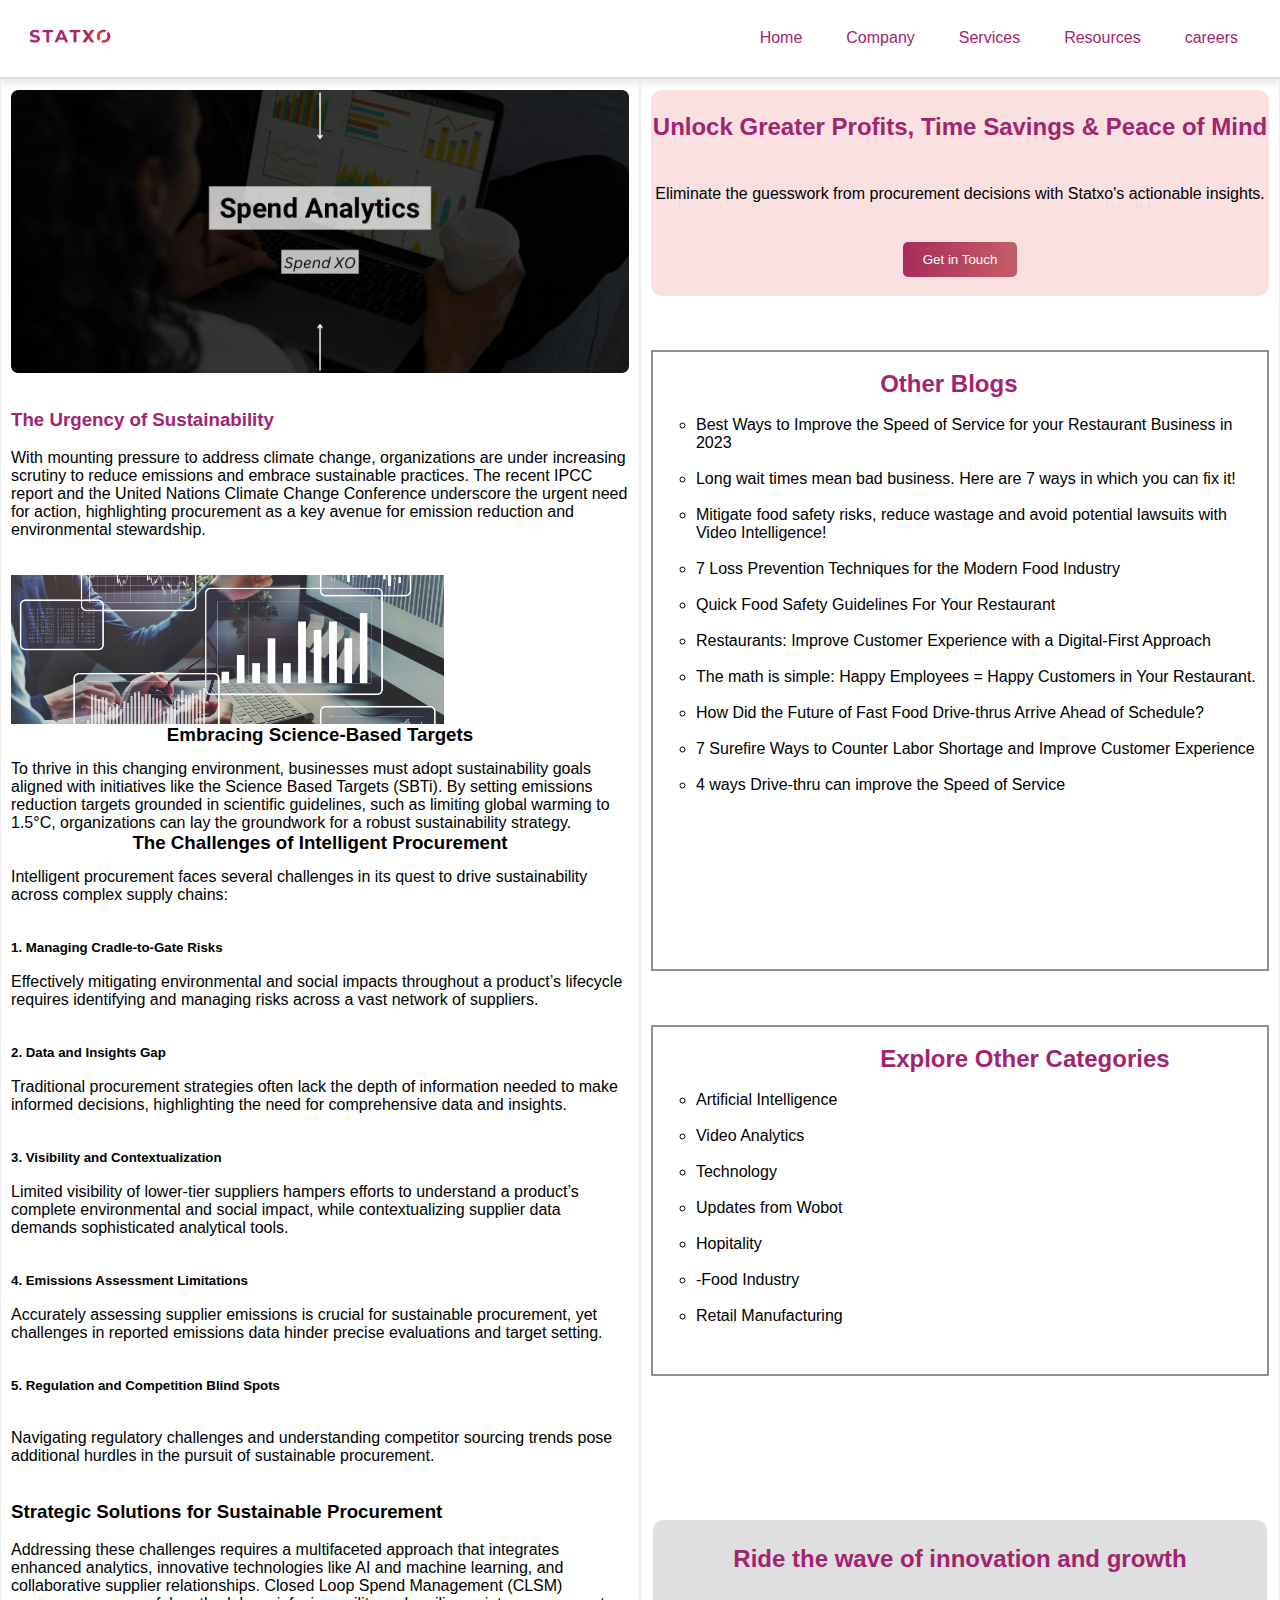
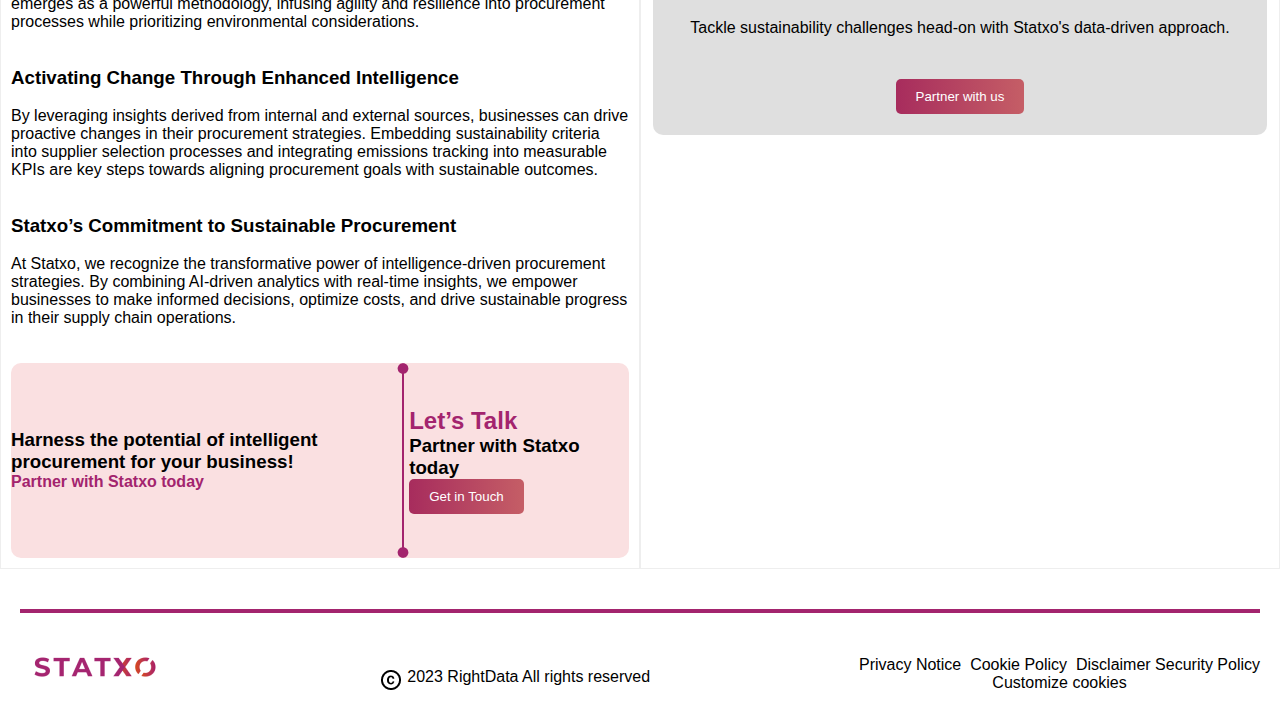
<file: blog.html>
<!DOCTYPE html>
<html lang="en">
<head>
    <meta charset="UTF-8">
    <meta name="viewport" content="width=device-width, initial-scale=1.0">
    <title>STATXO - Blog</title>
    <link href="https://api.fontshare.com/v2/css?f[]=satoshi@400,500,700&display=swap" rel="stylesheet">
    <link rel="stylesheet" href="blog.css" />
</head>
<body>
     <!-- header section -->
     <header>    
       <div class="logo">
          <a href="./index.html">
          <img src="./assets/logo.png" alt="STATX" />
        </a>
        </div>
        <nav>
          <ul>
            <li><a href="#home">Home</a></li>
            <li><a href="#company">Company</a></li>
            <li><a href="#services">Services</a></li>
            <li><a href="#resources">Resources</a></li>
            <li><a href="#resources">careers</a></li>
          </ul>
        </nav>
      </header>


      <!-- two container -->
      <div class="container">
        <div class="left-container">
            <div class="left-image-container">
                <img src="./blog/Rectangle 183.png" class="image-container"/>
           
            </div>
          
<div>
    <br>
    <br>
    <h3 style="color: #a3246e;">The Urgency of Sustainability</h3>
   
    <br>
    <p>With mounting pressure to address climate change, organizations are under increasing scrutiny to reduce emissions and embrace sustainable practices. The recent IPCC report and the United Nations Climate Change Conference underscore the urgent need for action, highlighting procurement as a key avenue for emission reduction and environmental stewardship.</p>
</div>
<br>
<br>
<div class="left-down-container">
    <img src="./blog/Rectangle 184.png" class="image-down-container"/>

</div>
<br>
<br>
<h3>Embracing Science-Based Targets</h3>
<br>
<br>

<p>
    To thrive in this changing environment, businesses must adopt sustainability goals aligned with initiatives like the Science Based Targets (SBTi). By setting emissions reduction targets grounded in scientific guidelines, such as limiting global warming to 1.5°C, organizations can lay the groundwork for a robust sustainability strategy.
</p>
<br>
<br>

<h3>The Challenges of Intelligent Procurement</h3>
<br>
<p>Intelligent procurement faces several challenges in its quest to drive sustainability across complex supply chains:</p>
 <ul>
    <br>
    <br>
<h5>1. Managing Cradle-to-Gate Risks</h5>
<br>

<p>Effectively mitigating environmental and social impacts throughout a product’s lifecycle requires identifying and managing risks across a vast network of suppliers.</p>
<br>
<br>
    
        <h5>2. Data and Insights Gap</h5>
        <br>
        
        <p>Traditional procurement strategies often lack the depth of information needed to make informed decisions, highlighting the need for comprehensive data and insights.</p>
        <br>
        <br>
         <h5>3. Visibility and Contextualization</h5>
         <br>
         
         <p>Limited visibility of lower-tier suppliers hampers efforts to understand a product’s complete environmental and social impact, while contextualizing supplier data demands sophisticated analytical tools.</p>
         <br>
         <br>    
         <h5>4. Emissions Assessment Limitations</h5>
         <br>
      
         <p>Accurately assessing supplier emissions is crucial for sustainable procurement, yet challenges in reported emissions data hinder precise evaluations and target setting.</p>
         <br>
         <br>
<h5>5. Regulation and Competition Blind Spots</h5>
<br>
<br>
<p>Navigating regulatory challenges and understanding competitor sourcing trends pose additional hurdles in the pursuit of sustainable procurement.</p>
   <br>
   <br>
 
   <h3>Strategic Solutions for Sustainable Procurement</h3>
   <br>
   <p>Addressing these challenges requires a multifaceted approach that integrates enhanced analytics, innovative technologies like AI and machine learning, and collaborative supplier relationships. Closed Loop Spend Management (CLSM) emerges as a powerful methodology, infusing agility and resilience into procurement processes while prioritizing environmental considerations.</p>
   
   <br>
   <br>

   <h3>Activating Change Through Enhanced Intelligence</h3>
   <br>
  
   <p>By leveraging insights derived from internal and external sources, businesses can drive proactive changes in their procurement strategies. Embedding sustainability criteria into supplier selection processes and integrating emissions tracking into measurable KPIs are key steps towards aligning procurement goals with sustainable outcomes.</p>
   
   <br>
   <br>
   <h3>Statxo’s Commitment to Sustainable Procurement</h3>
   <br>
   
   <p>At Statxo, we recognize the transformative power of intelligence-driven procurement strategies. By combining AI-driven analytics with real-time insights, we empower businesses to make informed decisions, optimize costs, and drive sustainable progress in their supply chain operations.</p>
      

 </ul>     
 <br>
 <br>

 <div class="footer-left-container">

<div class="small-left-container">
    <h3>Harness the potential of intelligent procurement for your business!</h3>
    <h4 style="color: #a3246e;">Partner with Statxo today</h4>
</div>   
<img src="./blog/Line 1.png"/>
<div class="small-right-container">
    <h2 style="color: #a3246e;">Let’s Talk</h2>
    <h3 >Partner with Statxo today</h3>
    <button class="button-space">Get in Touch</button>
</div>   
</div>
</div>


        <div class="right-container">
            <div class="content1">
                <br>
                <br>
                <h2 style="color: #a3246e;">Unlock Greater Profits, Time Savings & Peace of Mind</h2>
         <br>
        
                <p>
                Eliminate the guesswork from procurement decisions with Statxo's actionable insights.
            </p>
            <br>
            <button class="button-space">Get in Touch</button>
            </div>
            <br>
            <br>
            <br>

            <div class="content2">
                <br>
<h2 style="color: #a3246e;     margin-left: 37%;">Other Blogs</h2>
<br>
<ul class="ul-list">
    <ul>
       <li>Best Ways to Improve the Speed of Service for your Restaurant Business in 2023 </li> 
       <br> <li>Long wait times mean bad business. Here are 7 ways in which you can fix it! </li>  
       <br> <li>Mitigate food safety risks, reduce wastage and avoid potential lawsuits with Video Intelligence!</li> 
       <br><li>7 Loss Prevention Techniques for the Modern Food Industry</li>  
       <br>  <li>Quick Food Safety Guidelines For Your Restaurant </li>
       <br>  <li>Restaurants: Improve Customer Experience with a Digital-First Approach </li>
       <br>  <li>The math is simple: Happy Employees = Happy Customers in Your Restaurant. </li>
       <br> <li> How Did the Future of Fast Food Drive-thrus Arrive Ahead of Schedule?</li>
       <br> <li>   7 Surefire Ways to Counter Labor Shortage and Improve Customer Experience</li>
       <br>  <li> 4 ways Drive-thru can improve the Speed of Service</li> 
    </ul>
</ul>
            </div>
            <br>
            <br>
            <br>

            <div class="content3">
                <br>
<h2 style="color: #a3246e;     margin-left: 37%; ">Explore Other Categories</h2>
<br>
<ul>
    <ul class="ul-list1">
       <li>Artificial Intelligence </li> 
       <br> <li>Video Analytics</li>  
       <br> <li>Technology </li> 
       <br><li>Updates from Wobot </li>  
       <br>  <li>Hopitality </li>
       <br>  <li>-Food Industry</li>
       <br>  <li>Retail Manufacturing</li>
     </ul>
</ul> 

<br>
<br>
<br>
<br>

  <div class="content4">
    <br>
    <br>
    <h2 style="color: #a3246e;">Ride the wave of innovation and growth</h2>
<br>

    <p>
        Tackle sustainability challenges head-on with Statxo's data-driven approach.
</p>
<br>
<button class="button-space">Partner with us</button>
</div>
<br>
<br>
<br>
</div>
            </div>
        </div>
    </div>



        <!-- Main content of the page -->
     <footer class="footer">
 
        <div class="footer-line"></div>
        <div class="footer-bottom">
           <img src="./assets/logo.png"/>
           <div class="copyright">
            <img src="./assets/copyright.png" />  <p> 2023 RightData All rights reserved</p>
           </div>
          
        
          
            <p> Privacy Notice &nbsp;Cookie Policy &nbsp;Disclaimer&nbsp;Security Policy<br>Customize cookies</p>
         
        </div>
    </footer>
</body>
</html>
</file>
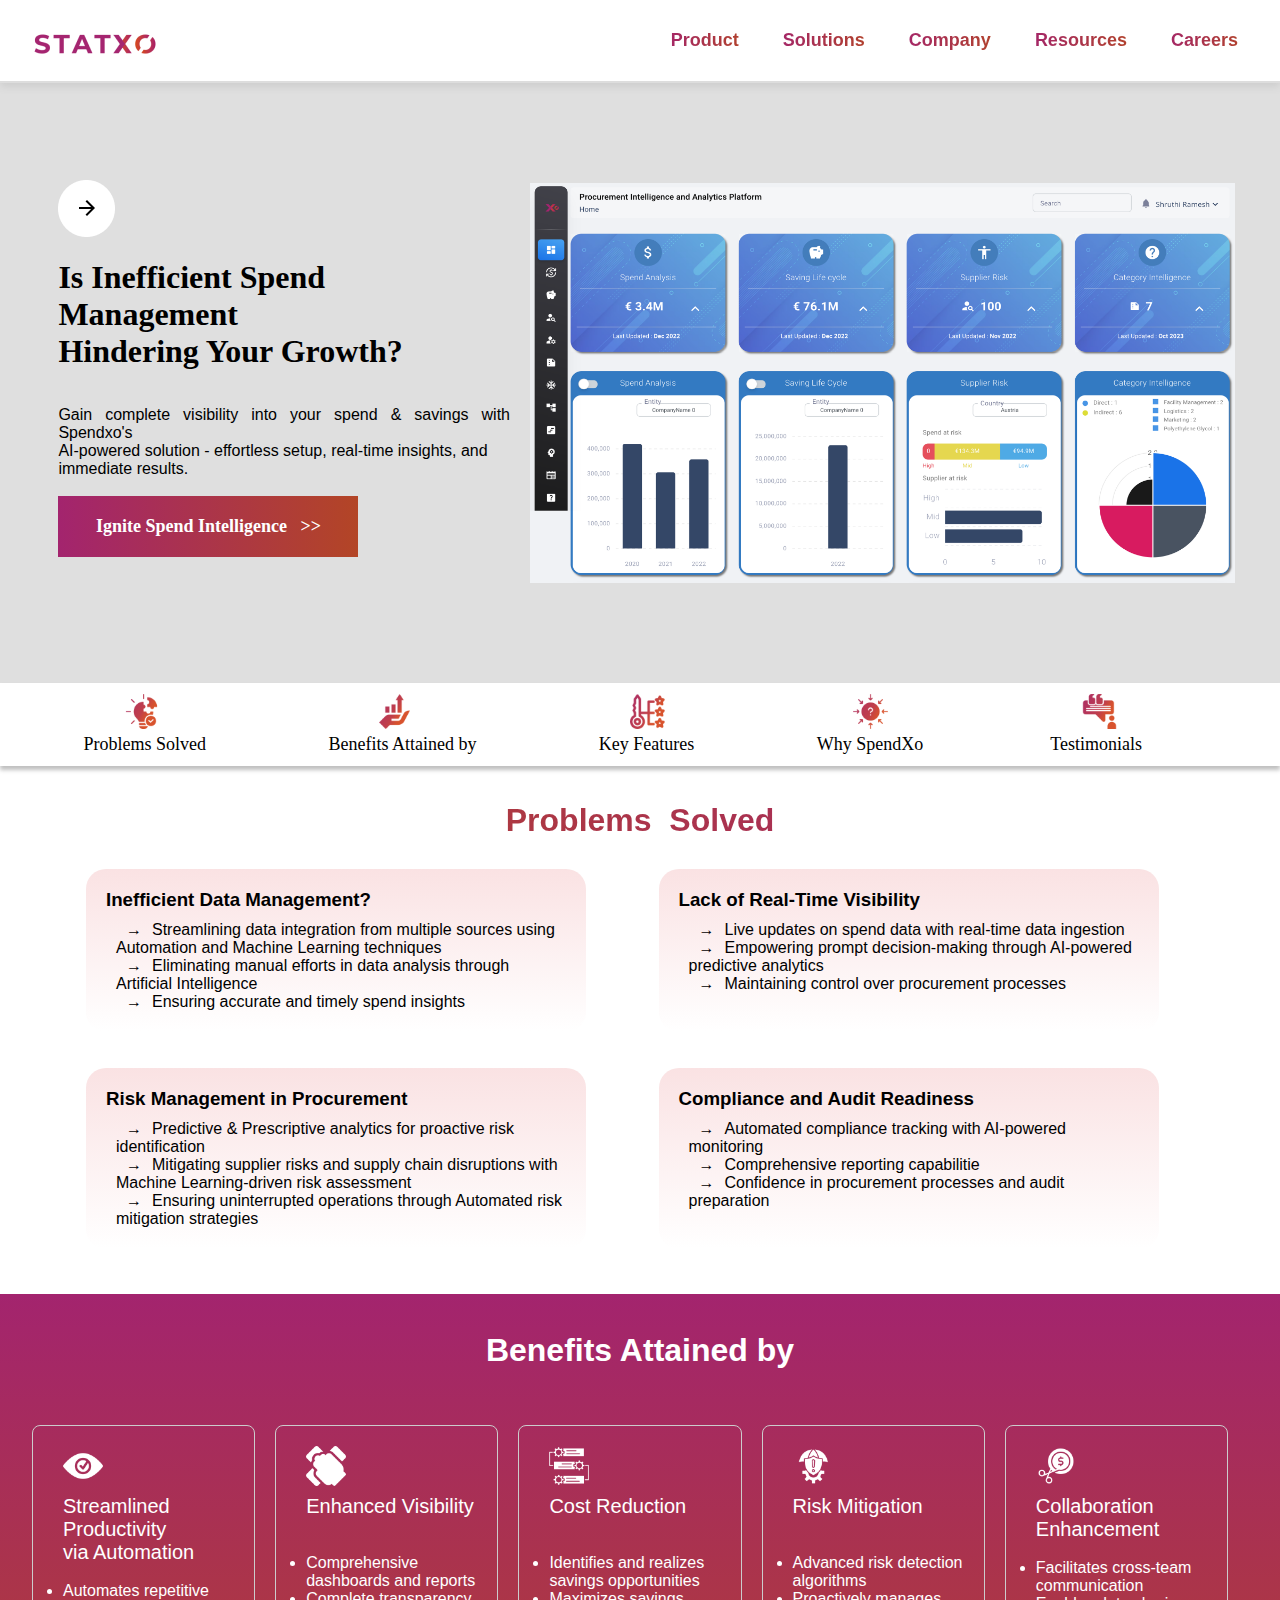
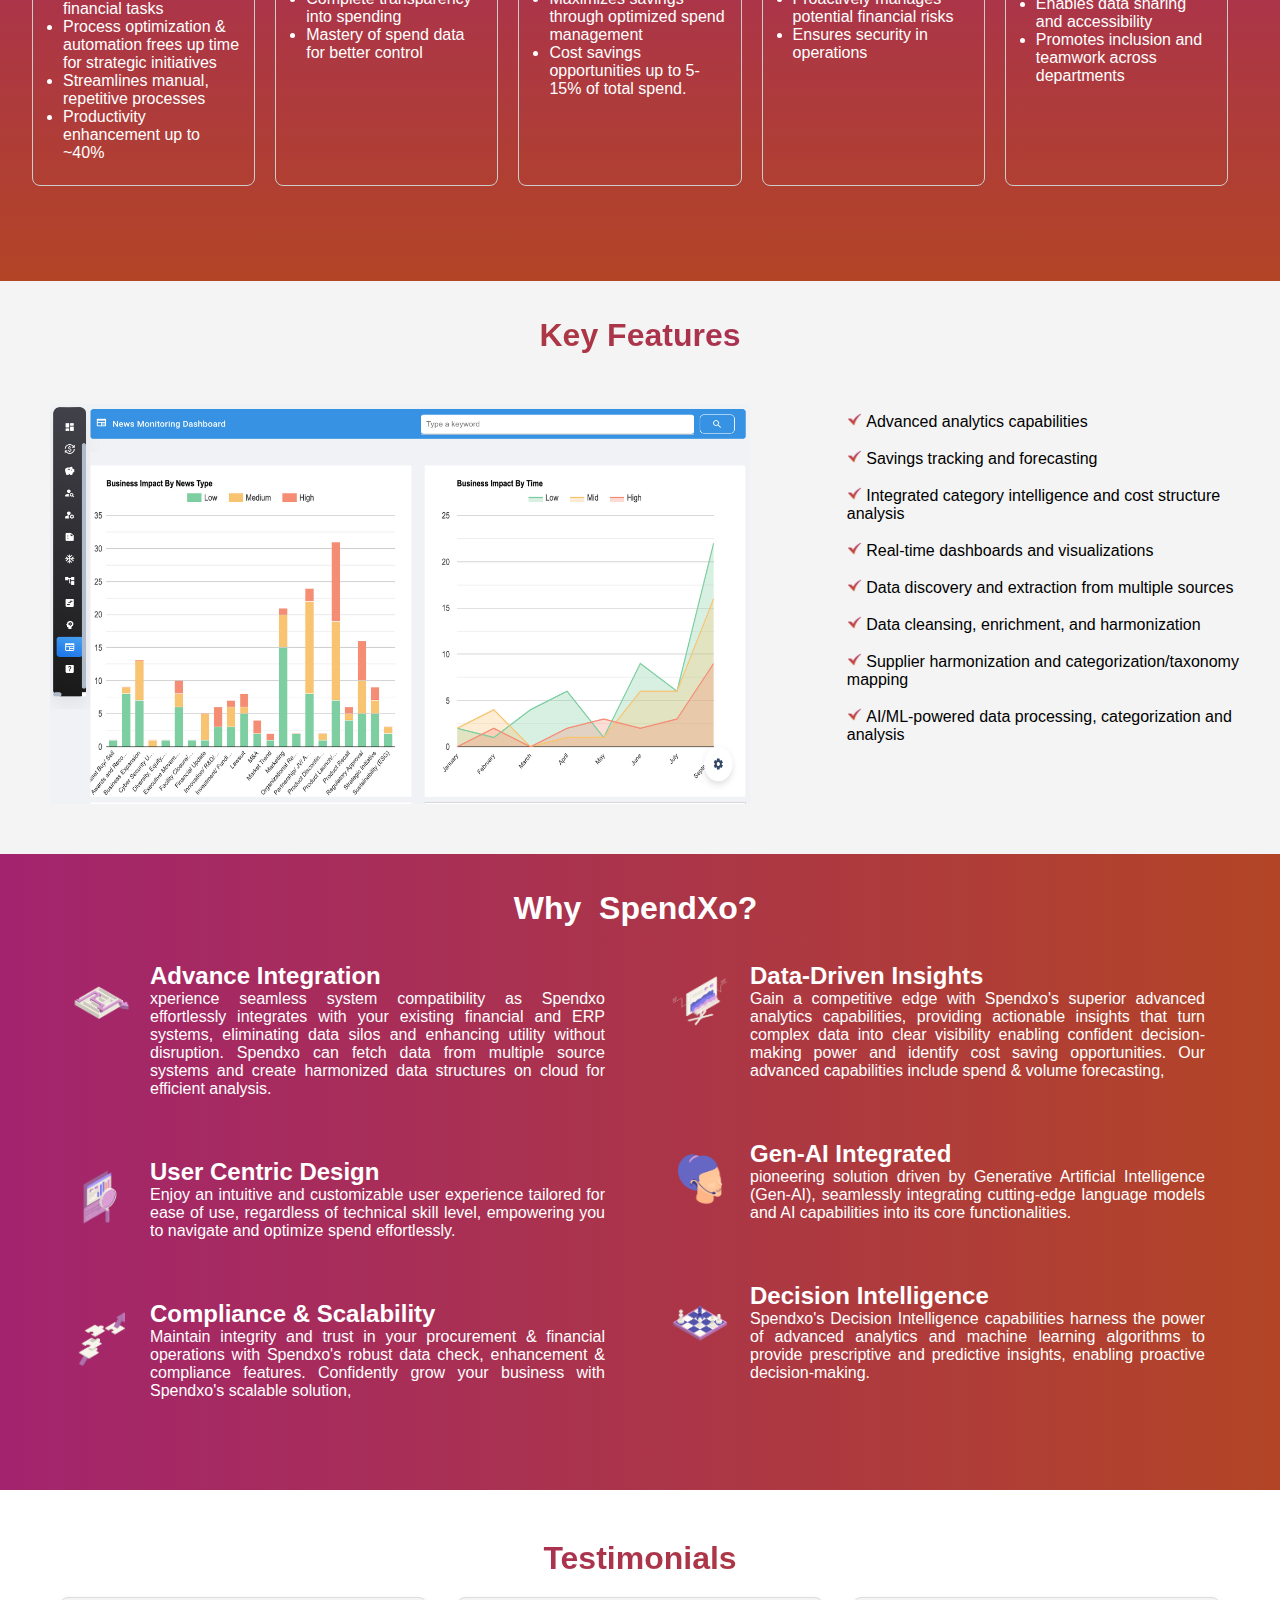
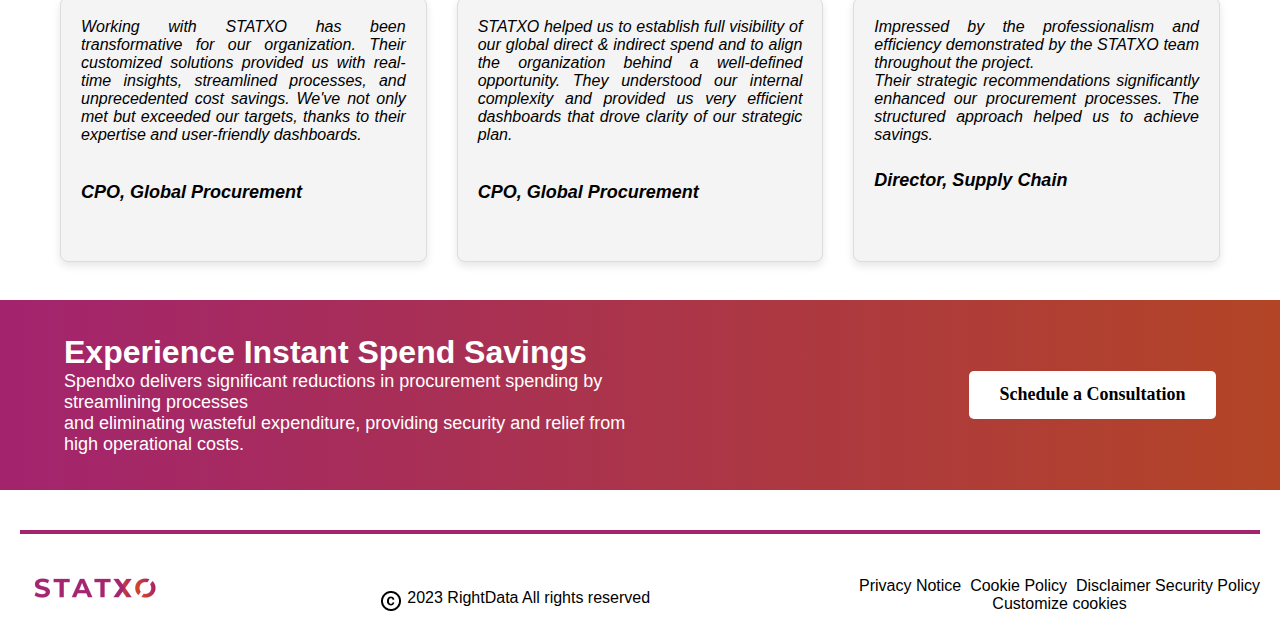
<file: product.html>
<!DOCTYPE html>
<html lang="en">
<head>
    <meta charset="UTF-8">
    <meta name="viewport" content="width=device-width, initial-scale=1.0">
    <title>STATXO - Product</title>
    <link rel="stylesheet" href="product.css" />
    <link href="https://api.fontshare.com/v2/css?f[]=satoshi@400,500,700&display=swap" rel="stylesheet">


</head>
<body>
      <!-- header section -->
      <header>    
       <div class="logo">
          <a href="./index.html">
          <img src="./assets/logo.png" alt="STATX" />
        </a>
        </div>
         <nav>
          <ul>
            <li><a href="./product.html">Product</a></li>
            <li>
              <a>Solutions</a>
              <ul class="dropdown">
                 <li><a href="./service.html">Process Transformation & Optimization</a></li>
                <li><a href="./service1.html">Advanced Analytics</a></li>
                <li><a href="./service2.html">Strategic Intelligence & Advisory(SI&A)</a></li>
                <li><a href="./service3.html">Procurement & Supply Chain Transformation</a></li>
              </ul>
            </li>
            <li><a href="./about.html">Company</a></li>
            <li><a href="#resources">Resources</a></li>
            <li><a href="#careers">Careers</a></li>
          </ul>
        </nav>
      </header>
  
        <!-- first header div container -->
        <div class="container">
            <div class="image-container">
              <img src="./product/Rectangle327.png" alt="Big Image">
            </div>
            <div class="content-container">
              <img src="./services/Group 33.png" />
              <br>
              <br>
              <p class="content-container-heading">Is Inefficient Spend Management <br>Hindering Your Growth?</p>
              <br>
              <br>
              <p  class="content-container-paragraph">Gain complete visibility into your spend & savings with Spendxo's<br> AI-powered solution - effortless setup, real-time insights, and<br> immediate results.</p>
          <br>
              <button class="contact-button">Ignite Spend Intelligence &nbsp; >></button>
              
            </div>

          </div>


          
     <!-- services without scrolling container -->
     <div class="scrolling-container">
        <div class="scrolling-text">
          <span onclick="scrollToContainer('container1')">
            <img  src="./product/Rectangle 321.png" style=" height: 35px; width: 35px;   margin-left: 33%;">
            
            <p >Problems Solved</p></span>

          <span onclick="scrollToContainer('container2')">
          <img src="./product/Rectangle 322.png" style=" height: 35px; width: 35px;   margin-left: 33%;">
            
            <p>Benefits Attained by</p></span>
          
          <span onclick="scrollToContainer('container3')">
          <img src="./product/Rectangle 323.png" style=" height: 35px; width: 35px;  margin-left: 33%;">
            
            <p>Key Features</p></span>

          <span onclick="scrollToContainer('container4')"> 
          <img src="./product/Rectangle 324.png" style="  height: 35px; width: 35px;  margin-left: 33%;">
            
            <p>Why SpendXo </p></span>
         
          <span onclick="scrollToContainer('container5')"> 
          <img src="./product/Rectangle 325.png" style=" height: 35px; width: 35px;  margin-left: 33%;">
            
            <p>Testimonials </p></span>
         
  
  
        </div>
      </div>

      <!-- five container center image  -->
<br>
<br>
<p style=" font-size: 32px; text-align: center; font-weight: 700; margin-bottom: 10px; background: linear-gradient(270deg, #A3246E, #B34526); -webkit-background-clip: text;
background-clip: text;  color: transparent;">Problems &nbsp;Solved</p>


      <div class="card-container_border">
        <div class="card_border">
       
          <div class="card-content_border">
              
              
            <h3>Inefficient Data Management?</h3>
  
            <ul>
            <li>Streamlining data integration from multiple sources using Automation and Machine Learning techniques</li>
            <li>Eliminating manual efforts in data analysis through Artificial Intelligence</li>
            <li>Ensuring accurate and timely spend insights</li>
            </ul>
                  </div>
        </div>
        <div class="card_border">
         
          <div class="card-content_border">
          
            <h3>Lack of Real-Time Visibility </h3>
           <ul>
            <li>Live updates on spend data with real-time data ingestion</li>
             <li>Empowering prompt decision-making through AI-powered predictive analytics</li>
               <li>Maintaining control over procurement processes</li>

           </ul>
          </div>
        </div>
        <div class="card_border">
        
          <div class="card-content_border">
            
            <h3>Risk Management in Procurement</h3>
  
            <ul>
            <li>Predictive & Prescriptive analytics for proactive risk identification</li>
            <li>Mitigating supplier risks and supply chain disruptions with Machine Learning-driven risk assessment</li>
            <li>Ensuring uninterrupted operations through Automated risk mitigation strategies</li>
            </ul>
          </div>
        </div>
        <div class="card_border">
         
          <div class="card-content_border">
          
            <h3>Compliance and Audit Readiness</h3>
  
            <ul>
            <li>Automated compliance tracking with AI-powered monitoring</li>
            <li>Comprehensive reporting capabilitie</li>
            <li>Confidence in procurement processes and audit preparation</li>
            </ul>
          </div>
        </div>
        
      </div>
  
      <!-- six card container for product -->
      <div class="six-container" id="container2">
        <p class="six-heading">Benefits Attained by</p>
        <br>
        <div class="six-top-cards">
          <div class="six-card">
            <img src="./product/eye_686333.png" alt="Logo 1">
            <br>
            <br>
            <br>

            <p>Streamlined Productivity<br> via Automation</p>
            <br>
            <li>Automates repetitive financial tasks
              <li>Process optimization & automation frees up time for strategic initiatives</li>
              <li>
                Streamlines manual, repetitive processes 
              </li>  
              <li>Productivity enhancement up to ~40%</li>
              <br>
          </div>
          <div class="six-card">
            <img src="./product/hands_3260559.png" alt="Logo 2">
            <br>
            <br>
   
            <br>
            <p>Enhanced Visibility</p>
            <br>
            <br>
            <li>
              Comprehensive dashboards and reports</li>
              <li>Complete transparency into spending </li>
              <li> Mastery of spend data for better control
            </li>
          </div>
          <div class="six-card">
            <img src="./product/prioritization_12316721 (1).png" alt="Logo 3">
            <br>
            <br>
            <br>
            <p>Cost Reduction</p>
            <br>
            <br>
            <li>Identifies and realizes savings opportunities
              <li>
                Maximizes savings through optimized spend management
              </li> 
              <li> Cost savings opportunities up to 5-15% of total spend.</li>
          </div>
          <div class="six-card">
            <img src="./product/mitigation_11331232.png" alt="Logo 4">
            <br>
            <br>
            <br>
            <p>Risk Mitigation</p>

            <br>
            <br>
            <li>Advanced risk detection algorithms</li> 
            <li>Proactively manages potential financial risks</li>
             <li> Ensures security in operations</li>
          </div>
          <div class="six-card">
            <img src="./product/reduce-cost_10164608.png" alt="Logo 5">
            <br>
            <br>
            <br>
            <p>Collaboration<br> Enhancement</p>
            <br>
            <li>Facilitates cross-team communication</li> 
            <li>Enables data sharing and accessibility</li> 
            <li>Promotes inclusion and teamwork across departments</li>
          </div>
        </div>
        <div class="six-bottom-cards">
         
        </div>
        <br>
        <br>
      </div>


      <div style="background-color: #F4F4F4; " id="container3">
     <br>
        <br>
        <p style=" font-size: 32px; text-align: center; font-weight: 700; background: linear-gradient(270deg, #A3246E, #B34526); -webkit-background-clip: text;
        background-clip: text;  color: transparent;">Key Features</p>
      </div>
     
              <!-- seven container for the product -->
              <div class="seven-container" >
                
                <div class="seven-image-container">
                  
                  <img src="./product/group 111.jpg" alt="Big Image">
                </div>
                <div class="seven-content-container">
               
                    <p><img src="./product/check-mark_5291032.png" >&nbsp;Advanced analytics capabilities</p  >
                    <br>
                    <p><img src="./product/check-mark_5291032.png">&nbsp;Savings tracking and forecasting</p>
                    <br>

                    <p><img src="./product/check-mark_5291032.png">&nbsp;Integrated category intelligence and cost structure analysis</p>
                    <br>

                    <p><img src="./product/check-mark_5291032.png">&nbsp;Real-time dashboards and visualizations</p>
                    <br>

                    <p><img src="./product/check-mark_5291032.png">&nbsp;Data discovery and extraction from multiple sources</p>
                    <br>

                    <p><img src="./product/check-mark_5291032.png">&nbsp;Data cleansing, enrichment, and harmonization</p>
                    <br>

                    <p><img src="./product/check-mark_5291032.png">&nbsp;Supplier harmonization and categorization/taxonomy mapping</p>
                    <br>

                    <p><img src="./product/check-mark_5291032.png">&nbsp;AI/ML-powered data processing, categorization and analysis</p>
                
                
                </div>
              
              </div>
<!-- 
              <div class="harness">
                <h1 style="margin-left: 5%; font-size: 32px">Spendxo's AI insights are a click away. </h1>
                <button class="partner-button">Schedule a Demo</button>
              
              </div>
               -->
              
<!-- up-down-container in this product -->

              <div class="why-section">
                <br>
                <br>
              
                <p class="stat-head">Why  &nbsp; <span>SpendXo?</span> &nbsp;</p>
                  <div class="single-container">
                    
                      <div class="left-side">
                        <div class="left-side-card">
                          <img src="./product/ICONS 5.png" alt="Image" class="left-image">
                          <div class="item">
                              <h2>Advance Integration</h2>
                              <p>xperience seamless system compatibility as Spendxo
                                effortlessly integrates with your existing financial and ERP
                                systems, eliminating data silos and enhancing utility
                                without disruption. Spendxo can fetch data from multiple
                                source systems and create harmonized data structures on
                                cloud for efficient analysis.</p>
                            </p>
                          </div>
                      </div>
                      <div class="left-side-card">
                        <img src="./product/ICONS 2.png" class="left-image">
                    
                          <div class="item">
                              <h2>User Centric Design</h2>
                              <p>Enjoy an intuitive and customizable user experience
                                tailored for ease of use, regardless of technical skill level,
                                empowering you to navigate and optimize spend
                                effortlessly.</p>
                         
                          </div>
                        </div>
                 
                      <div class="left-side-card">
                         <img src="./product/ICONS 4.png" class="left-image">
                    
              
                          <div class="item">
              
                              <h2>Compliance & Scalability</h2>
                              <p>Maintain integrity and trust in your procurement & financial
                                operations with Spendxo's robust data check, enhancement
                                & compliance features.
                                Confidently grow your business with Spendxo's scalable
                                solution,</p>
                            </div>
                          </div>
                      </div>
                      <div class="right-side">
                        <div class="left-side-card">
                          <img src="./product/ICONS 3.png" class="left-image">
                          <div class="item">
                              <h2>Data-Driven Insights</h2>
                              <p>Gain a competitive edge with Spendxo's superior
                                advanced analytics capabilities, providing actionable
                                insights that turn complex data into clear visibility
                                enabling confident decision-making power and identify
                                cost saving opportunities. Our advanced capabilities
                                include spend & volume forecasting,</p>
                          </div>
                          </div>
                          <div class="left-side-card">
                            <img src="./product/ICONS 1.png" class="left-image">
                          <div class="item">
                              <h2>Gen-AI Integrated</h2>
                              <p>pioneering solution driven by Generative
                                Artificial Intelligence (Gen-AI), seamlessly integrating
                                cutting-edge language models and AI capabilities into its
                                core functionalities. </p>
                          </div>
                          </div>
                          <div class="left-side-card">
                            <img src="./product/ICONS 6.png" class="left-image">
                          <div class="item">
                              <h2>Decision Intelligence</h2>
                              <p>Spendxo's Decision Intelligence capabilities harness
                                the power of advanced analytics and machine learning
                                algorithms to provide prescriptive and predictive
                                insights, enabling proactive decision-making.</p>
                          </div>
                          </div>
                          <!-- <div class="left-side-card">
                            <img src="./single-container-asset/icon1.png" class="left-image" >
                            <div class="item">
                            <h2>Human+Tech Approach</h2>
                            
                              <p>Our teams combine deep subject matter expertise with advanced analytics, automation and digital capabilities.</p>
                          </div>
                          </div> -->
                      </div>
                  </div>
              </div>
              













       <!-- threee footer container -->
       <p style="text-align: center; background: linear-gradient(90deg, #A3246E, #B34526); -webkit-background-clip: text;
       background-clip: text;  color: transparent; font-weight: 700; font-size:32px;">Testimonials</p>
    <div class="three-container" id="container5">
      <div class="three-card">
          <p>Working with STATXO has been transformative for our organization. Their customized solutions provided us with real-time insights, streamlined processes, and unprecedented cost savings. We've not only met but exceeded our targets, thanks to their expertise and user-friendly dashboards.</p>
          <br>

          <p style="font-size: 18px; font-weight: 700;">CPO, Global Procurement</p>
          <br>

      </div>
      <div class="three-card">
          <p>STATXO helped us to establish full visibility of our global direct & indirect spend and to align the organization behind a well-defined opportunity. They understood our internal complexity and provided us very efficient dashboards that drove clarity of our strategic plan.</p>
          <br>

          <p style="font-size: 18px; font-weight: 700;">CPO, Global Procurement</p>
          <br>

      </div>
      <div class="three-card">
          <p>Impressed by the professionalism and efficiency demonstrated by the STATXO team throughout the project.<br>Their strategic recommendations significantly enhanced our procurement processes. The structured approach helped us to achieve savings. </p>
         
          <p style="font-size: 18px; font-weight: 700;">Director, Supply Chain</p>
          <br>
      </div>
  </div>
<br>
  <div class="harness" style="height: 190px;">
    <br />
    <br />
    <p style="margin-left: 5%; font-size: 18px;">
      <span style="font-size: 32px; font-weight: 600;">Experience Instant Spend Savings<br></span>
      Spendxo delivers significant reductions in procurement spending by streamlining processes<br>
         and eliminating wasteful expenditure, providing security and relief from high operational costs. </p>
     
     </p>
   
    <button class="partner-button"  style="margin-right: 5%; margin-left: 25%;">Schedule a Consultation</button>
    
  </div>
     <!-- Main content of the page -->
     <footer class="footer">
 
      <div class="footer-line"></div>
      <div class="footer-bottom">
         <img src="./assets/logo.png"/>
         <div class="copyright">
          <img src="./assets/copyright.png" />  <p> 2023 RightData All rights reserved</p>
         </div>
        
      
        
          <p> Privacy Notice &nbsp;Cookie Policy &nbsp;Disclaimer&nbsp;Security Policy<br>Customize cookies</p>
       
      </div>
  </footer>
  <script>
    function scrollToContainer(containerId) {
var container = document.getElementById(containerId);
container.scrollIntoView({ behavior: 'smooth', block: 'start' });
}

</script>
</body>
</html>
</file>
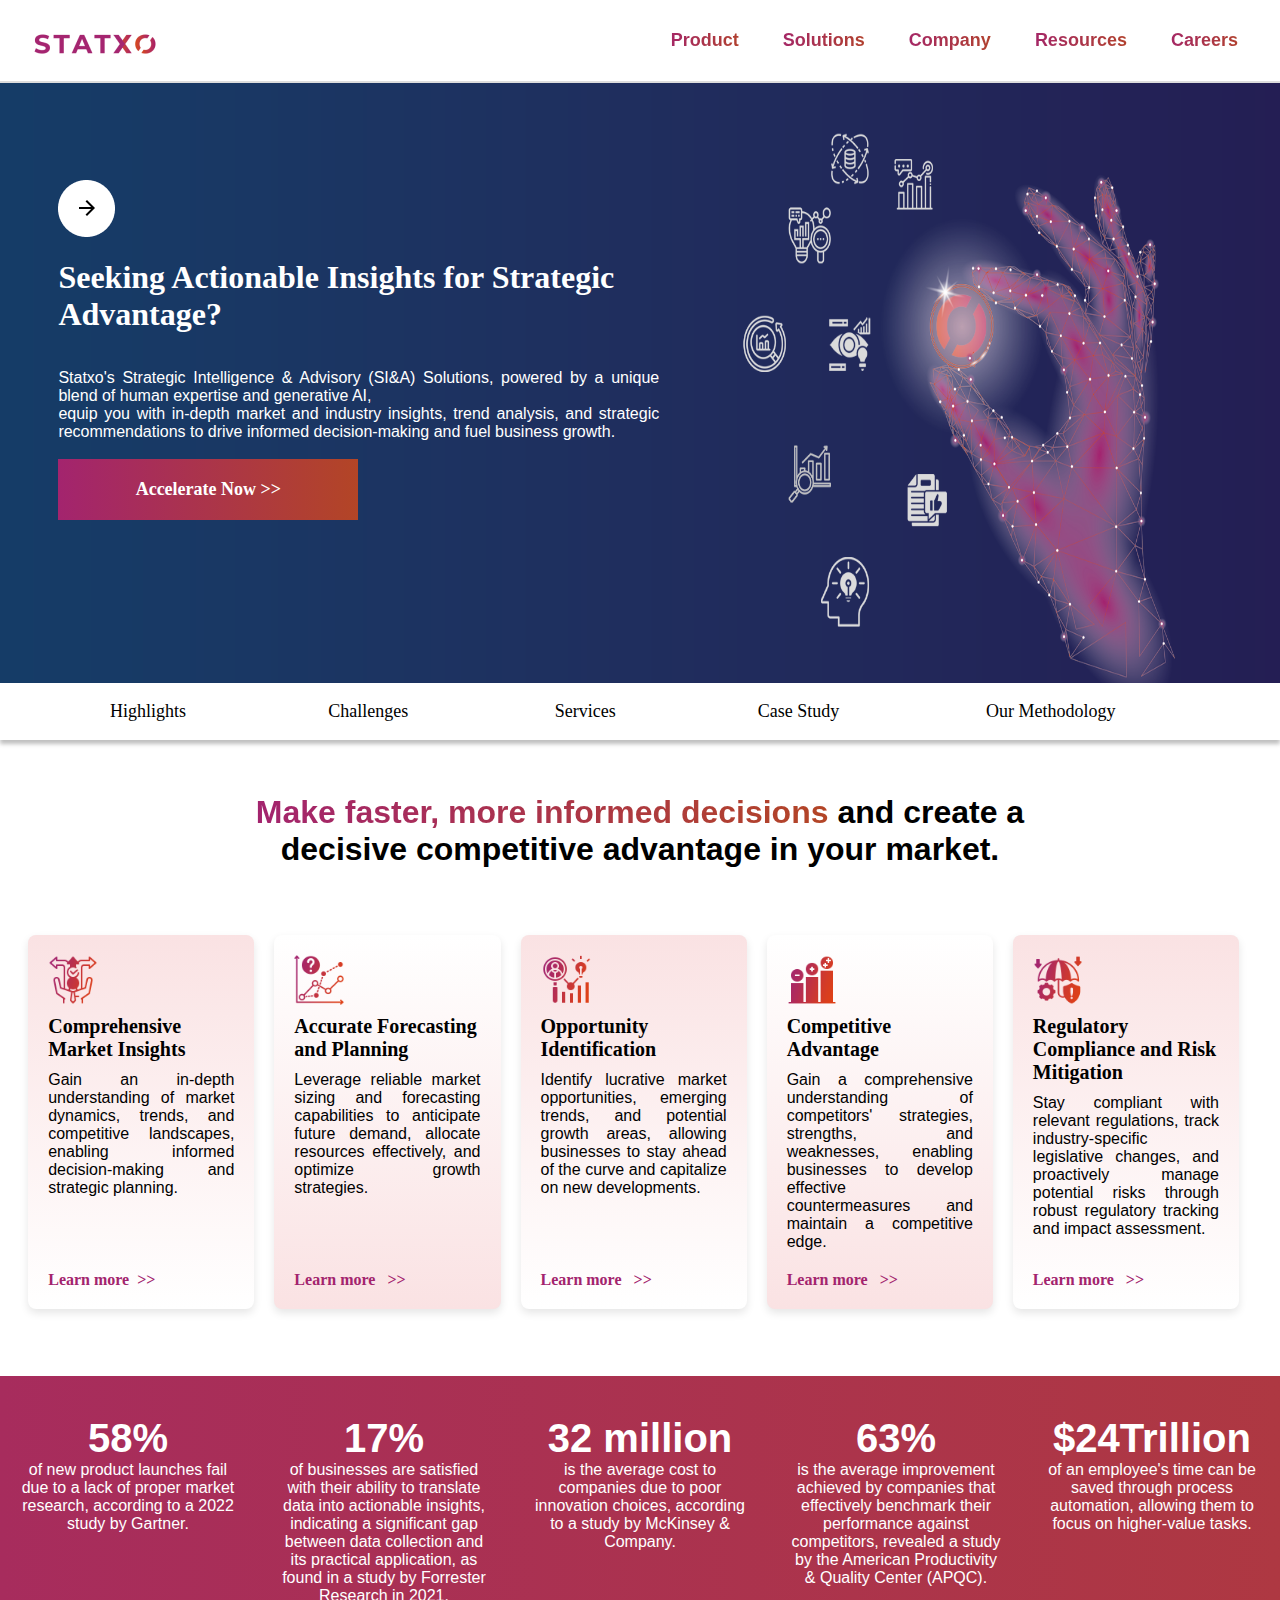
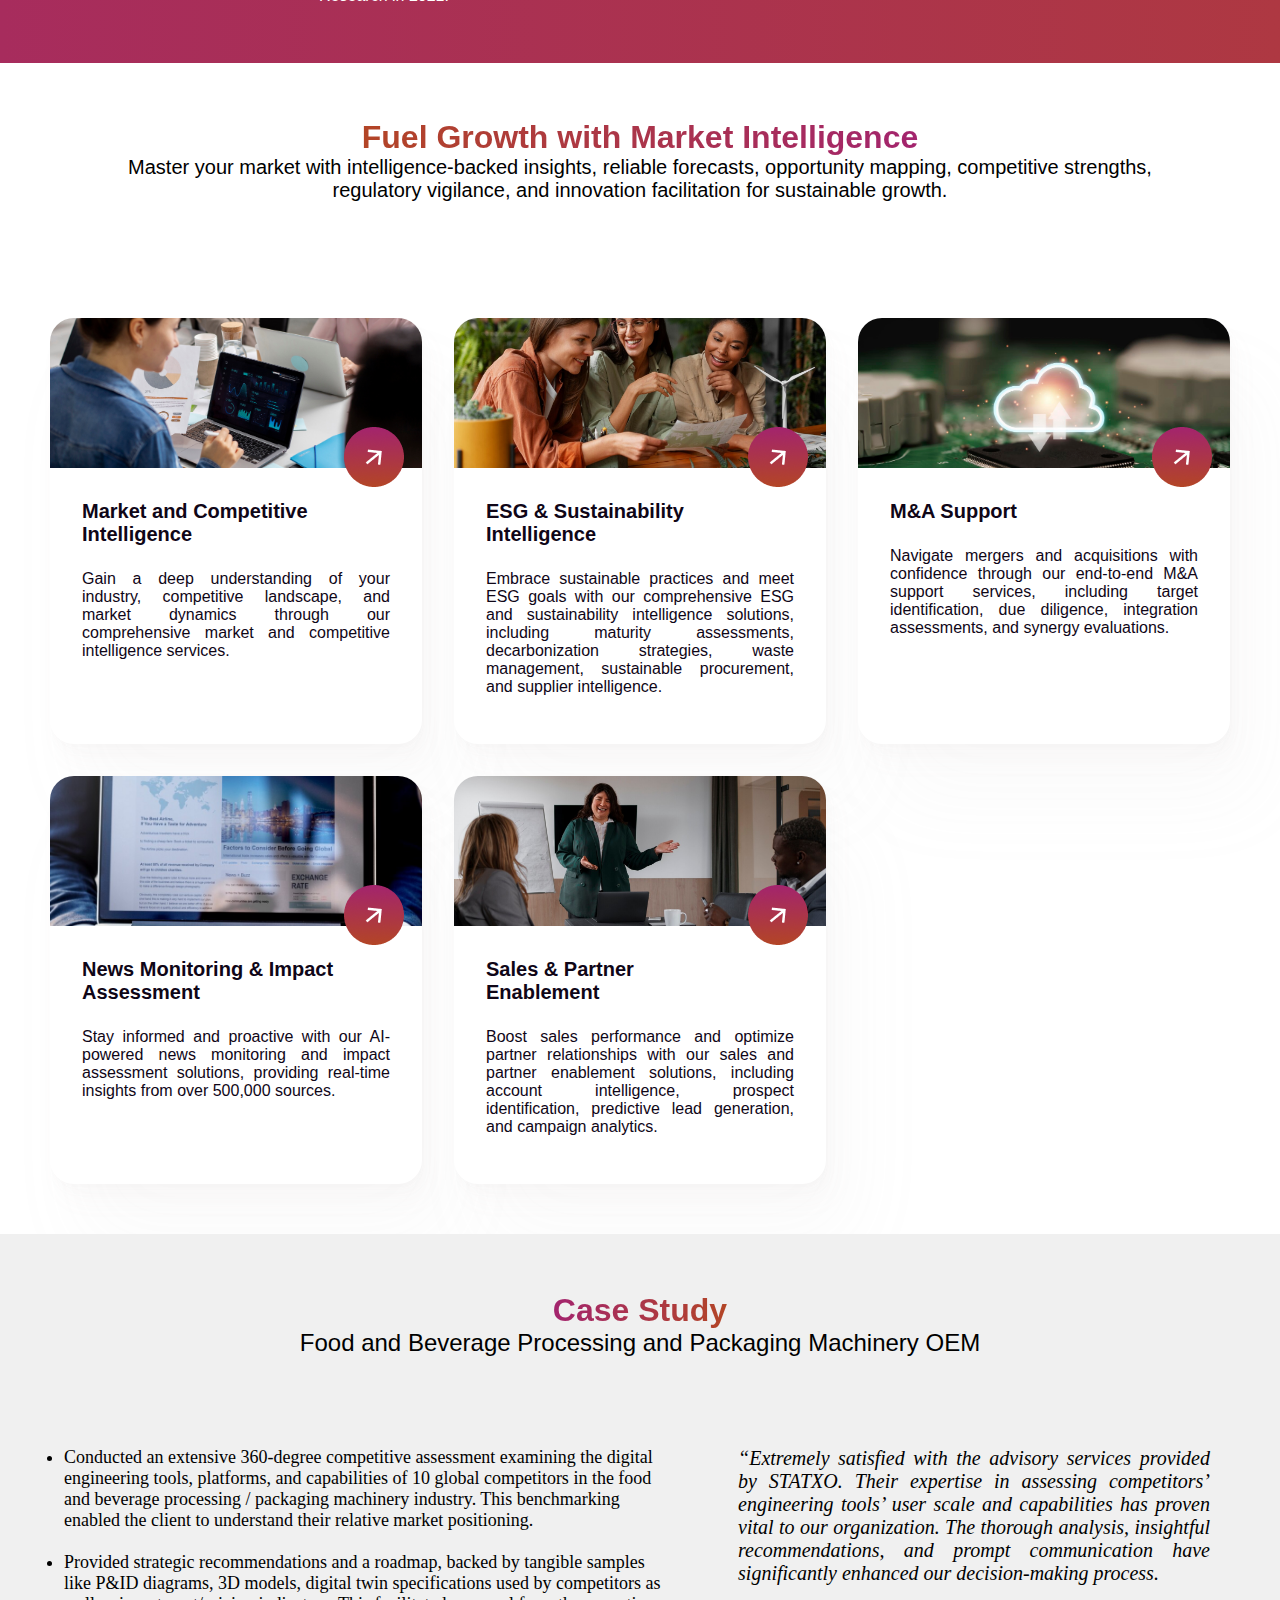
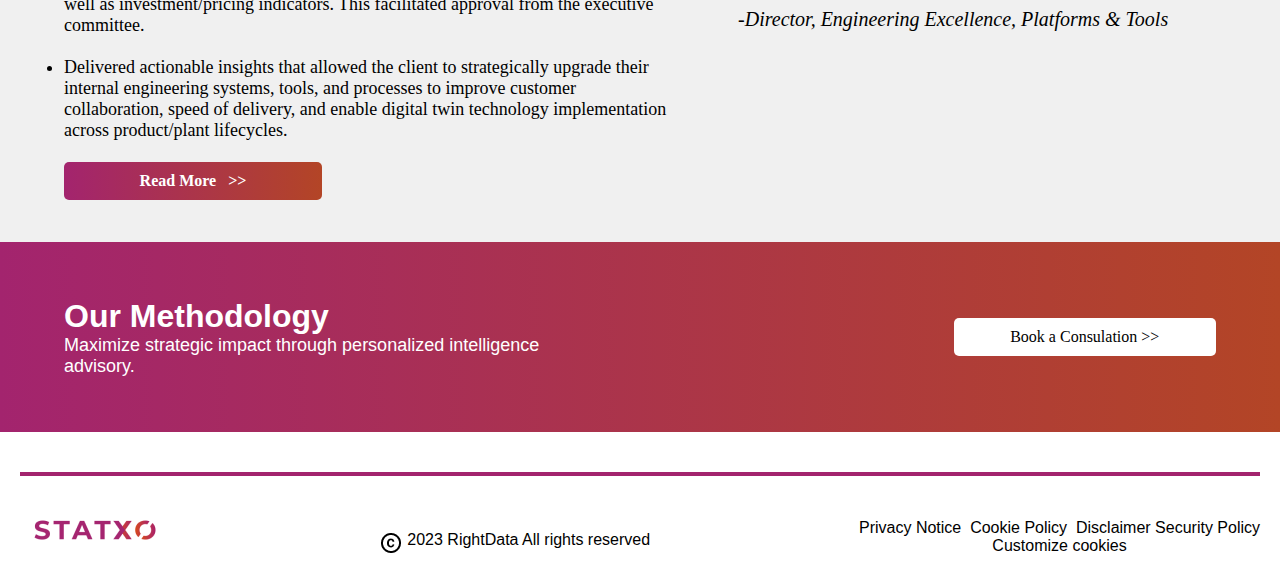
<file: service2.html>
<!DOCTYPE html>
<html lang="en">
<head>
    <meta charset="UTF-8">
    <meta name="viewport" content="width=device-width, initial-scale=1.0">
    <title>STATXO - Solutions</title>
    <link href="https://api.fontshare.com/v2/css?f[]=satoshi@400,500,700&display=swap" rel="stylesheet">
    <link rel="stylesheet" href="service.css" />

</head>
<body>
     <!-- header section -->
     <header>    
       <div class="logo">
          <a href="./index.html">
          <img src="./assets/logo.png" alt="STATX" />
        </a>
        </div>
        <nav>
          <ul>
            <li><a href="./product.html">Product</a></li>
            <li>
              <a>Solutions</a>
              <ul class="dropdown">
                 <li><a href="./service.html">Process Transformation & Optimization</a></li>
                <li><a href="./service1.html">Advanced Analytics</a></li>
                <li><a href="./service2.html">Strategic Intelligence & Advisory(SI&A)</a></li>
                <li><a href="./service3.html">Procurement & Supply Chain Transformation</a></li>
              </ul>
            </li>
            <li><a href="./about.html">Company</a></li>
            <li><a href="#resources">Resources</a></li>
            <li><a href="#careers">Careers</a></li>
          </ul>
        </nav>
        
      </header>
  




    <!-- service page header container -->

    <div class="container1">
      <div class="image-container1">
        <img src="./services/bg3.png" alt="Big Image" style="width: 80% !important; height: 95% !important;">
      </div>
      <div class="content-container1">
        <img src="./services/Group 33.png" />
        <br>
        <br>
        <p class="content-container-heading1">Seeking Actionable Insights for Strategic Advantage?</p>
        <br>
        <br>
        <p  class="content-container-paragraph1">Statxo's Strategic Intelligence & Advisory (SI&A) Solutions, powered by a unique blend of human expertise and generative AI,<br> equip you with in-depth market and industry insights, trend analysis, and strategic recommendations to drive informed decision-making and fuel business growth.</p>
    <br>
        <button class="contact-button1">Accelerate Now >></button>
        
      </div>

    </div>





   



     <!-- services without scrolling container -->
     <div class="scrolling-container">
        <div class="scrolling-text">
          <span onclick="scrollToContainer('container1')"> <p>Highlights</p></span>
          <span onclick="scrollToContainer('container2')"> <p>Challenges </p></span>
          
          <span onclick="scrollToContainer('container3')"><p>Services</p></span>
          <span onclick="scrollToContainer('container4')"> <p>Case Study </p></span>
         
          <span onclick="scrollToContainer('container5')"> <p>Our Methodology </p></span>
         
  
  
        </div>
      </div>
<br>
          <!-- heading tag after without scrolling -->
    <div class="data_heading">
        <br />
        <br />
        <p style="font-size: 32px; font-weight: bold; text-align: center;">
          <span style="background: linear-gradient(90deg, #A3246E, #B34526); -webkit-background-clip: text;
            background-clip: text;  color: transparent;">Make faster, more informed decisions</span> and create a <br>decisive competitive advantage in your market.
          </p>
    
      <br>
<br>
    </div>

    <!-- static cards container without animation -->
    <div class="cards-containers" id="container1">
      <div class="cards">
        <div class="cards-logo">
          <img src="./services/service3icon/POINT 1.png" alt="Logo 1" />
        </div>
        <div class="cards-content">
          <p class="title">Comprehensive <br>Market Insights</p>
          <p class="description">Gain an in-depth understanding of market dynamics, trends, and competitive landscapes, enabling informed decision-making and strategic planning.</p>
          <p class="learn-more">Learn more&nbsp; >></p>
        </div>
      </div>
      <div class="cards1">
        <div class="cards-logo">
          <img src="./services/service3icon/POINT 2.png" alt="Logo 2" />
        </div>
        <div class="cards-content">
          <p class="title">Accurate Forecasting and Planning</p>
          <p class="description">Leverage reliable market sizing and forecasting capabilities to anticipate future demand, allocate resources effectively, and optimize growth strategies.</p>
          <p class="learn-more">Learn more &nbsp; >></p>
        </div>
      </div>
      <div class="cards2">
        <div class="cards-logo">
          <img src="./services/service3icon/POINT 5.png" alt="Logo 3" />
        </div>
        <div class="cards-content">
          <p class="title">Opportunity Identification</p>
          <p class="description">Identify lucrative market opportunities, emerging trends, and potential growth areas, allowing businesses to stay ahead of the curve and capitalize on new developments.</p>
          <p class="learn-more">Learn more &nbsp; >></p>
        </div>
      </div>
      <div class="cards3">
        <div class="cards-logo">
          <img src="./services/service3icon/POINT 4.png" alt="Logo 4" />
        </div>
        <div class="cards-content">
          <p class="title">Competitive<br> Advantage</p>
          <p class="description">Gain a comprehensive understanding of competitors' strategies, strengths, and weaknesses, enabling businesses to develop effective countermeasures and maintain a competitive edge.</p>
          <p class="learn-more">Learn more &nbsp; >></p>
        </div>
      </div>
      <div class="cards4">
        <div class="cards-logo">
          <img src="./services/service3icon/POINT 3.png" alt="Logo 5" />
        </div>
        <div class="cards-content">
          <p class="title">Regulatory Compliance and Risk Mitigation</p>
          <p class="description">Stay compliant with relevant regulations, track industry-specific legislative changes, and proactively manage potential risks through robust regulatory tracking and impact assessment.</p>
          <p class="learn-more">Learn more &nbsp; >></p>
        </div>
      </div>
    </div>
    
    <br>
    <br>

    <!-- full container image -->
    <section class="counter-wrapper">
      <div class="counter-inner">
          <div class="counter-container">
              <div class="counter-item">
                  <i class="bi bi-building count-icon"></i>
                  <div class="py-2 count">
                      <span id="count1">40</span>%
                  </div>
                  <div>of new product launches fail due to a lack of proper market research, according to a 2022 study by Gartner.</div>

              </div>
              <div class="counter-item">
                  <i class="bi bi-people count-icon"></i>
                  <div class="py-2 count">
                    
                      <span id="count2">26</span>%
                  </div>

                  <div>of businesses are satisfied with their ability to translate data into actionable insights, indicating a significant gap between data collection and its practical application, as found in a study by Forrester Research in 2021.</div>
                  <br>
              
              </div>
              <div class="counter-item">
                  <i class="bi bi-trophy count-icon"></i>
                  <div class="py-2 count">
                      <span id="count3">100</span> million
                  </div>
                  <div>is the average cost to companies due to poor innovation choices, according to a study by McKinsey & Company.</div>

              </div>
              <div class="counter-item">
                  <i class="bi bi-graph-up count-icon"></i>
                  <div class="py-2 count">
                      <span id="count4">6</span>%
                  </div>
                  <div>is the average improvement achieved by companies that effectively benchmark their performance against competitors, revealed a study by the American Productivity & Quality Center (APQC).
                  </div>
                  <br>
              </div>
              <div class="counter-item">
                  <i class="bi bi-globe count-icon"></i>
                  <div class="py-2 count">
                      $<span id="count5">3.1</span>Trillion
                  </div>
                  <div>of an employee's time can be saved through process automation, allowing them to focus on higher-value tasks.</div>
              </div>
          </div>
      </div>
  </section>
  

     <!-- heading tag after static container -->
     <div class="data_headings" id="container3" style=" text-align: center;">
        <br />
        <br />
        <p style="font-size: 32px; font-weight: bold; margin: 20px 0px 0px 0;">
           <span style=" font-size: 32px;  font-weight: 700; margin-bottom: 10px; background: linear-gradient(270deg, #A3246E, #B34526); -webkit-background-clip: text;
background-clip: text;  color: transparent;">Fuel Growth with Market Intelligence </span><br />
           <p style="font-size: 20px; margin-bottom: 30px;">Master your market with intelligence-backed insights, reliable forecasts, opportunity mapping, competitive strengths,<br> regulatory vigilance, and innovation facilitation for sustainable growth.</p>
     
      <br>
<br>
    </div>
    <!-- card container 3 x 2 -->


    <div class="card-section1">
      <section class="grid">
  
        <a class="card"  target="_blank" rel="nofollow noopener">
          <picture class="card__picture">
            <img class="card__image" src="./services/service3card/1.jpg" alt="image">
          </picture>
          <span class="card__more"></span>
          <div class="card__content">
            <!-- <p class="card__location">Intelligent Spend Analytics & Forecasting</p> -->
            <h3 class="card__title">Market and Competitive Intelligence</h3>
            <p class="card__description">Gain a deep understanding of your industry, competitive landscape, and market dynamics through our comprehensive market and competitive intelligence services.</p>
          </div>
        </a>
      
        <a class="card"  target="_blank" rel="nofollow noopener">
          <picture class="card__picture">
            <img class="card__image" src="./services/service3card/2.jpg" alt="image">
          </picture>
          <span class="card__more"></span>
          <div class="card__content">
            <h3 class="card__title">ESG & Sustainability Intelligence</h3>
            <p class="card__description">Embrace sustainable practices and meet ESG goals with our comprehensive ESG and sustainability intelligence solutions, including maturity assessments, decarbonization strategies, waste management, sustainable procurement, and supplier intelligence.</p>
          </div>
        </a>
      
        <a class="card" target="_blank" rel="nofollow noopener">
          <picture class="card__picture">
            <img class="card__image" src="./services/service3card/3.jpg" alt="RPS" >
          </picture>
          <span class="card__more"></span>
          <div class="card__content">
            <h3 class="card__title">M&A Support</h3>
            <p class="card__description">Navigate mergers and acquisitions with confidence through our end-to-end M&A support services, including target identification, due diligence, integration assessments, and synergy evaluations.
            </p>
          </div>
        </a>
      
        <a class="card" target="_blank" rel="nofollow noopener">
          <picture class="card__picture">
            <img class="card__image" src="./services/service3card/4.jpg" alt="Image1" >
          </picture>
          <span class="card__more"></span>
          <div class="card__content">
  
            <h3 class="card__title">News Monitoring & Impact Assessment</h3>
            <p class="card__description">Stay informed and proactive with our AI-powered news monitoring and impact assessment solutions, providing real-time insights from over 500,000 sources.</p>
          </div>
        </a>
    
  
  
   
        <a class="card" target="_blank" rel="nofollow noopener">
          <picture class="card__picture">
            <img class="card__image" src="./services/service3card/5.jpg" alt="Image" >
          </picture>
          <span class="card__more"></span>
          <div class="card__content">
  
            <h3 class="card__title">Sales & Partner<br>  Enablement  </h3>
            <p class="card__description">Boost sales performance and optimize partner relationships with our sales and partner enablement solutions, including account intelligence, prospect identification, predictive lead generation, and campaign analytics.</p>
          </div>
        </a>
    
  
        </section>
  
  </div>
  
















    <div class="slider">
      <div class="slides">
          <!-- Slide 1 -->
          <div class="slide">
              <div class="header-content" id="container4">
                  <br>
                  <p style="background: linear-gradient(90deg, #A3246E, #B34526); -webkit-background-clip: text; background-clip: text; color: transparent; font-weight: 700; margin-top: 20px; font-size: 32px;">Case Study</p>
                  <p style="font-size: 24px; font-weight: 400;">Food and Beverage Processing and Packaging Machinery OEM</p>
              </div>
              <div class="container-space">
                  <div class="container-content">
                      <ul>
                        <li>
                          Conducted an extensive 360-degree competitive assessment examining the digital engineering tools, platforms, and  capabilities of 10 global competitors in the food and beverage processing / packaging machinery industry. This benchmarking enabled the client to understand their relative market positioning.           <br><br>
                        <li>
                          Provided strategic recommendations and a roadmap, backed by tangible samples like P&ID diagrams, 3D models, digital twin specifications used by competitors as well as investment/pricing indicators. This facilitated approval from the executive committee. <br>
                          <br>
              
                        <li>
                          Delivered actionable insights that allowed the client to strategically upgrade their internal engineering systems, tools, and processes to improve customer collaboration, speed of delivery, and enable digital twin technology implementation across product/plant lifecycles.         </ul>
              
                      </ul>
                      <br>
                      <button class="button-header">Read More &nbsp; >></button>
                      <br><br><br>
                  </div>
                  <div class="content-space">
                      <p style="font-family: Satoshi; font-size: 20px; font-weight: 500; font-style: italic; text-align: justify;">“Extremely satisfied with the advisory services provided by STATXO. Their expertise in assessing competitors’ engineering tools’ user scale and capabilities has proven vital to our organization. The thorough analysis, insightful recommendations, and prompt communication have significantly enhanced our decision-making process.<br><br> -Director, Engineering Excellence, Platforms & Tools 
                      </p>
                  </div>
              </div>
          </div>
          <!-- Slide 2 -->
          <div class="slide">
              <div class="header-content" id="container4">
                  <br>
                  <p style="background: linear-gradient(90deg, #A3246E, #B34526); -webkit-background-clip: text; background-clip: text; color: transparent; font-weight: 700; margin-top: 20px; font-size: 32px;">Case Study</p>
                  <p style="font-size: 24px; font-weight: 400;">Leading Medical and Pharmaceutical Device Company</p>
              </div>
              <div class="container-space">
                  <div class="container-content">
                      <ul>
                          <li>
                            Strengthened the client's innovation intelligence capabilities by keeping them updated on the latest sector developments across competitors, clinical areas, and product portfolios through effective news monitoring and filtration powered by AI. 
                          </li>
                          <br>
                          <li>
                            Provided in-depth news impact analysis, including assessment of impact intensity, overall sentiment, potential opportunities/risks, and expected impact duration - enabling more informed decision-making. 
 
                          </li>
                          <br>
                          <li>
                            Enhanced the client's responsiveness by quickly identifying emerging issues, risks or opportunities that could impact their business, allowing for proactive management of such impacts in near real-time.                           </li>
                      </ul>
                      <br>
                      <button class="button-header">Read More &nbsp; >></button>
                      <br><br><br>
                  </div>
                  <div class="content-space">
                      <p style="font-family: Satoshi; font-size: 20px; font-weight: 500; font-style: italic; text-align: justify;">
                        “The AI-based news monitoring tool from STATXO has transformed our innovation intelligence capabilities. By keeping us updated on sector developments it enables deeper analysis and strategic insights. Additionally, its ability to quickly identify emerging issues or opportunities enhances our responsiveness to proactively manage business impact."<br><br>-Director, Innovation Intelligence 

              </div>
          </div>
          <!-- Slide 3 -->
      
      </div>
          <div class="slide">
              <div class="header-content" id="container4">
                  <br>
                  <p style="background: linear-gradient(90deg, #A3246E, #B34526); -webkit-background-clip: text; background-clip: text; color: transparent; font-weight: 700; margin-top: 20px; font-size: 32px;">Case Study</p>
                  <p style="font-size: 24px; font-weight: 400;">Personal Care Company</p>
              </div>
              <div class="container-space">
                  <div class="container-content">
                      <ul>
                          <li>
                            Conducted a comprehensive evaluation of the client's Environmental, Social, and Governance (ESG) maturity by directly comparing their performance against competitors across 6 major parameters and 27 sub-parameters using a custom-made framework.                           </li>
                          <br>
                          <li>
                            Enabled the client to identify key strengths and areas for improvement in their ESG practices by highlighting how they performed relative to competitors across the detailed parameters assessed. 
                          </li>
                          <br>
                          <li>
                            Facilitated more informed strategic investment decisions for the client by pinpointing high-impact ESG areas to prioritize based on the potential for positive social outcomes and competitive positioning.                      </ul>
                      <br>
                      <button class="button-header">Read More &nbsp; >></button>
                      <br><br><br>
                  </div>
                  <div class="content-space">
                      <p style="font-family: Satoshi; font-size: 20px; font-weight: 500; font-style: italic; text-align: justify;">
                        “Thanks to STATXO, we assessed our ESG maturity against competitors across multiple parameters and sub-parameters. This highlighted our strengths and weaknesses, guiding us to prioritize impactful areas for better strategic investment decisions. Highly recommended for their expertise in driving sustainable growth."<br><br>-VP, Global Sustainability

              </div>
          </div>
          <!-- Slide 3 -->
      
      </div>
      </div>

</div>




    <!-- row-reverse two container -->
    <div class="harness" style="height: 190px;">
      <br />
      <br />
      <p style="margin-left: 5%; font-size: 18px;">
        <span style="font-size: 32px; font-weight: 600;">Our Methodology<br></span>
        Maximize strategic impact through personalized intelligence advisory.           
       
       </p>
     
      <button class="partner-button"  style="margin-right: 5%; margin-left: 32%; width: 300px;">Book a Consulation >> </button>
      
    </div>
    <!-- <div class="container-reverse" id="container5"> -->
      <!-- <div class="scrollable-container">

        <img src="./top-bottom/Group 74.png" alt="Large Image" class="image-reverse">
        <img src="./top-bottom/Group 75.png" alt="Large Image" class="image-reverse">
        <img src="./top-bottom/Group 76.png" alt="Large Image" class="image-reverse">
        <img src="./top-bottom/FLOW 1 1.png" alt="Large Image" class="image-reverse">
    
      </div>
        -->

        <!-- <div class="content-reverse">
            <h1 style="color: #a3246e;">Optimize Workflows Now </h1>
            <br>
            <p>We can accelerate your processes with intelligence. Contact our experts to start your process transformation journey today. </p>
            <br>
          
            <button class="button-reverse">Transform Now   >> </button>
        </div>
    </div> -->

     <!-- Main content of the page -->
     <footer class="footer">
 
        <div class="footer-line"></div>
        <div class="footer-bottom">
           <img src="./assets/logo.png"/>
           <div class="copyright">
            <img src="./assets/copyright.png" />  <p> 2023 RightData All rights reserved</p>
           </div>
          
        
          
            <p> Privacy Notice &nbsp;Cookie Policy &nbsp;Disclaimer&nbsp;Security Policy<br>Customize cookies</p>
         
        </div>
    </footer>
    <script>
      function scrollToContainer(containerId) {
  var container = document.getElementById(containerId);
  container.scrollIntoView({ behavior: 'smooth', block: 'start' });
}

// document.addEventListener("DOMContentLoaded", () => {
//  function counter(id, start, end, duration) {
//   let obj = document.getElementById(id),
//    current = start,
//    range = end - start,
//    increment = end > start ? 1 : -1,
//    step = Math.abs(Math.floor(duration / range)),
//    timer = setInterval(() => {
//     current += increment;
//     obj.textContent = current;
//     if (current == end) {
//      clearInterval(timer);
//     }
//    }, step);
//  }
//  counter("count1", 1, 73);
//  counter("count2", 1, 10);
//  counter("count3", 0, 60);
//   counter("count4", 0, 80);
//   counter("count4", 0, 3.1);
// });

  </script>
  <script src="./script.js"></script>
</body>
</html>
</file>
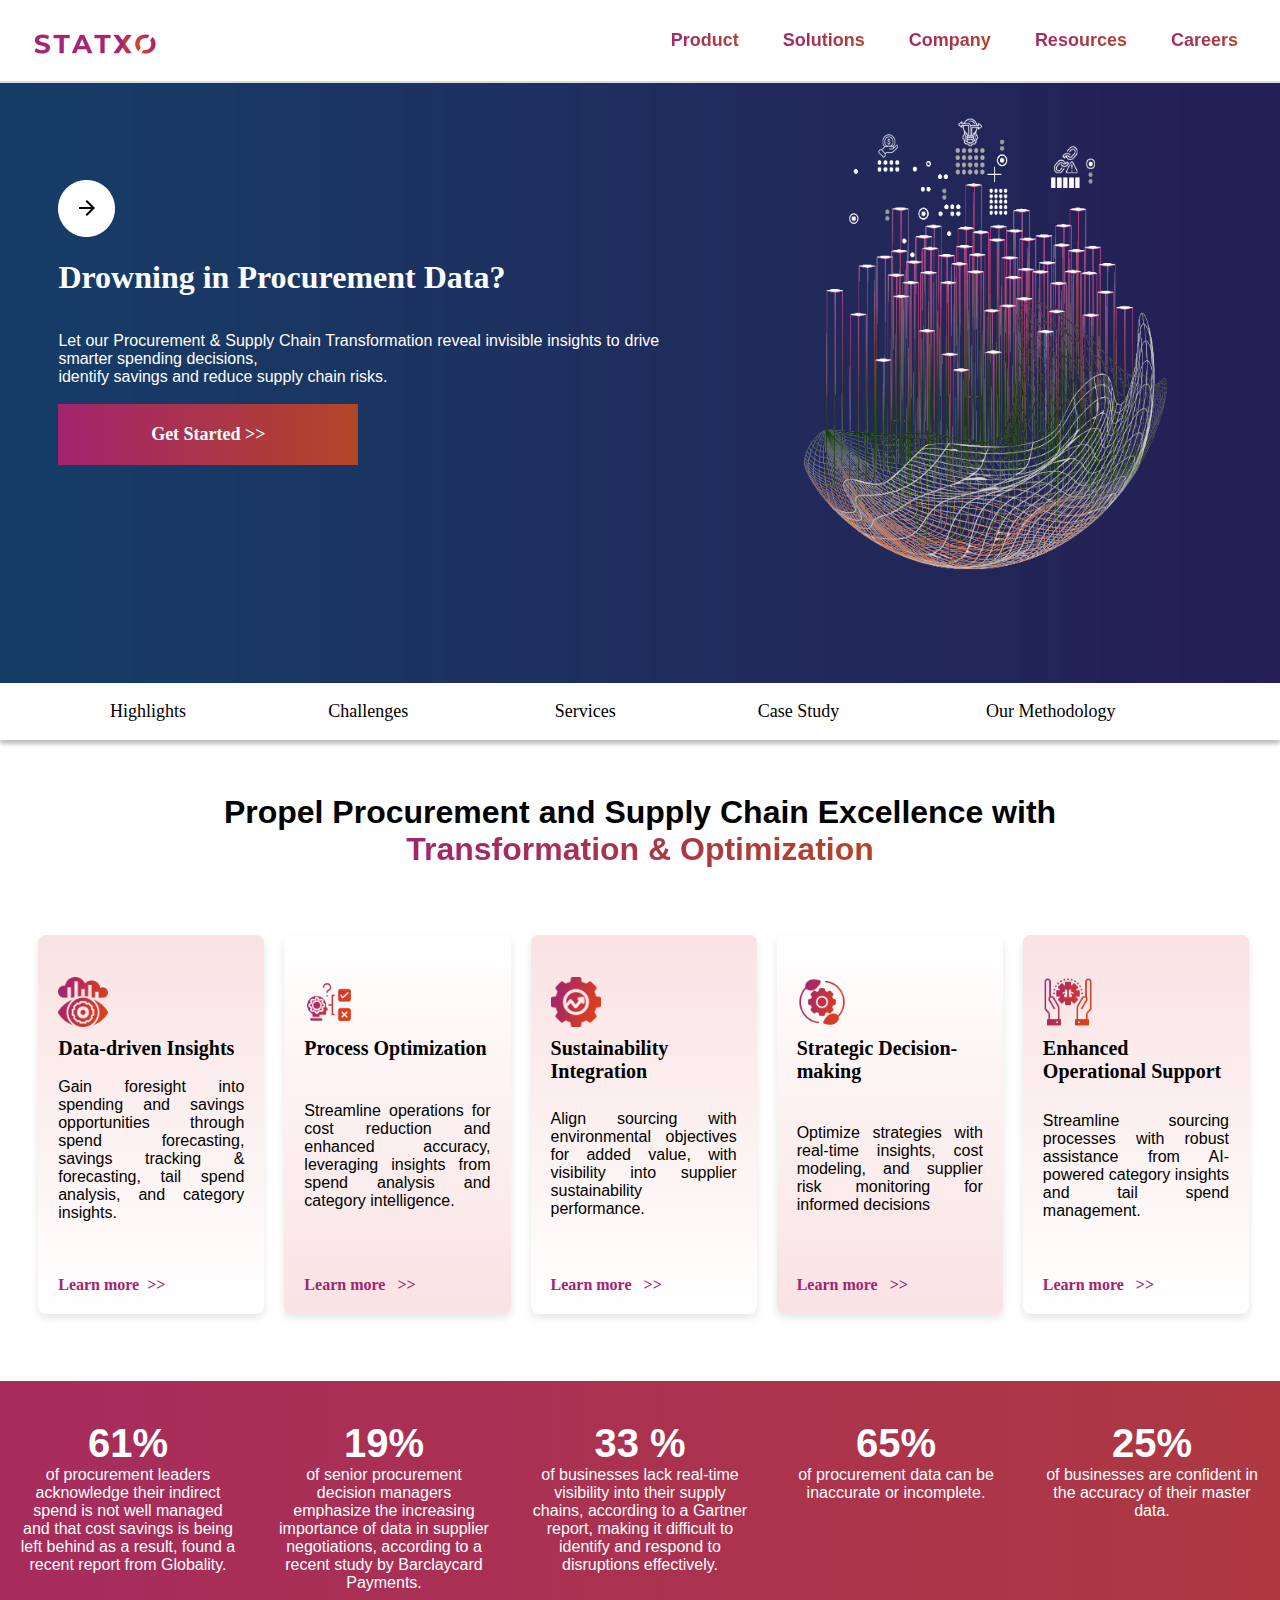
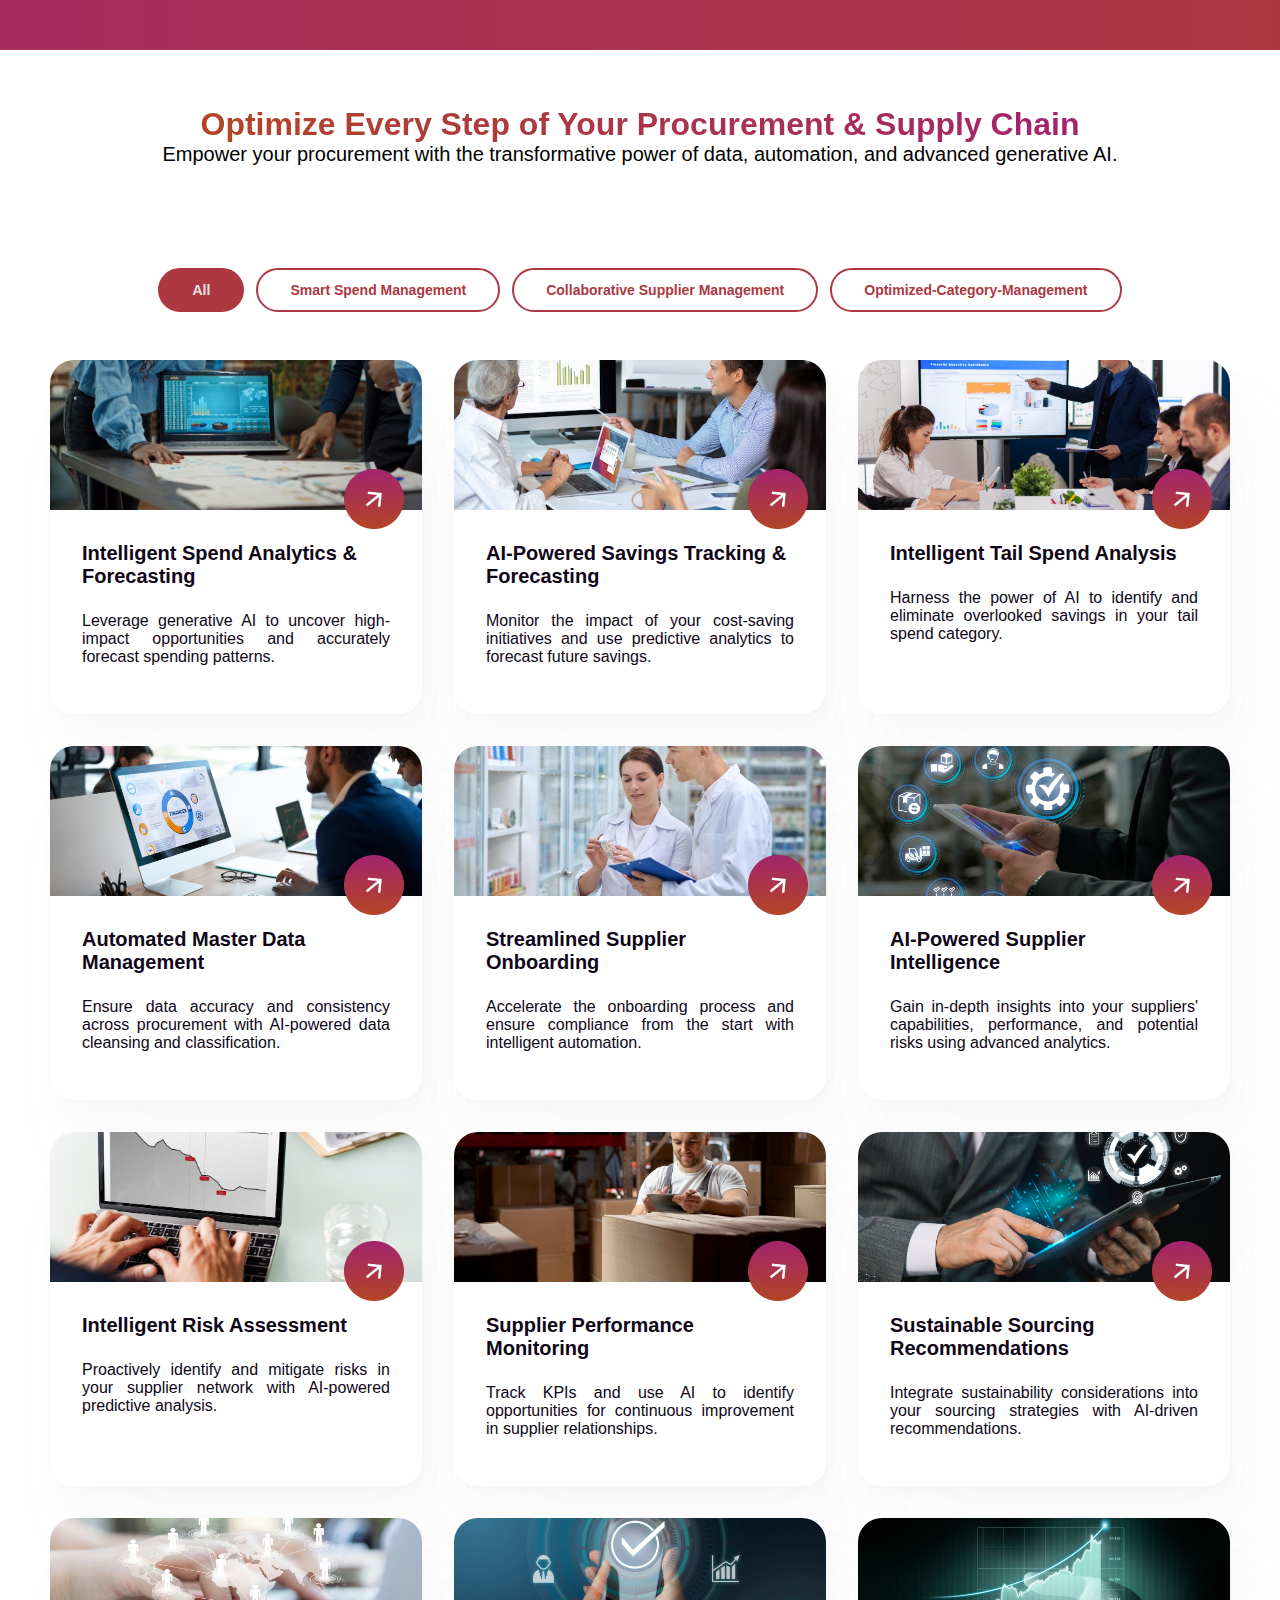
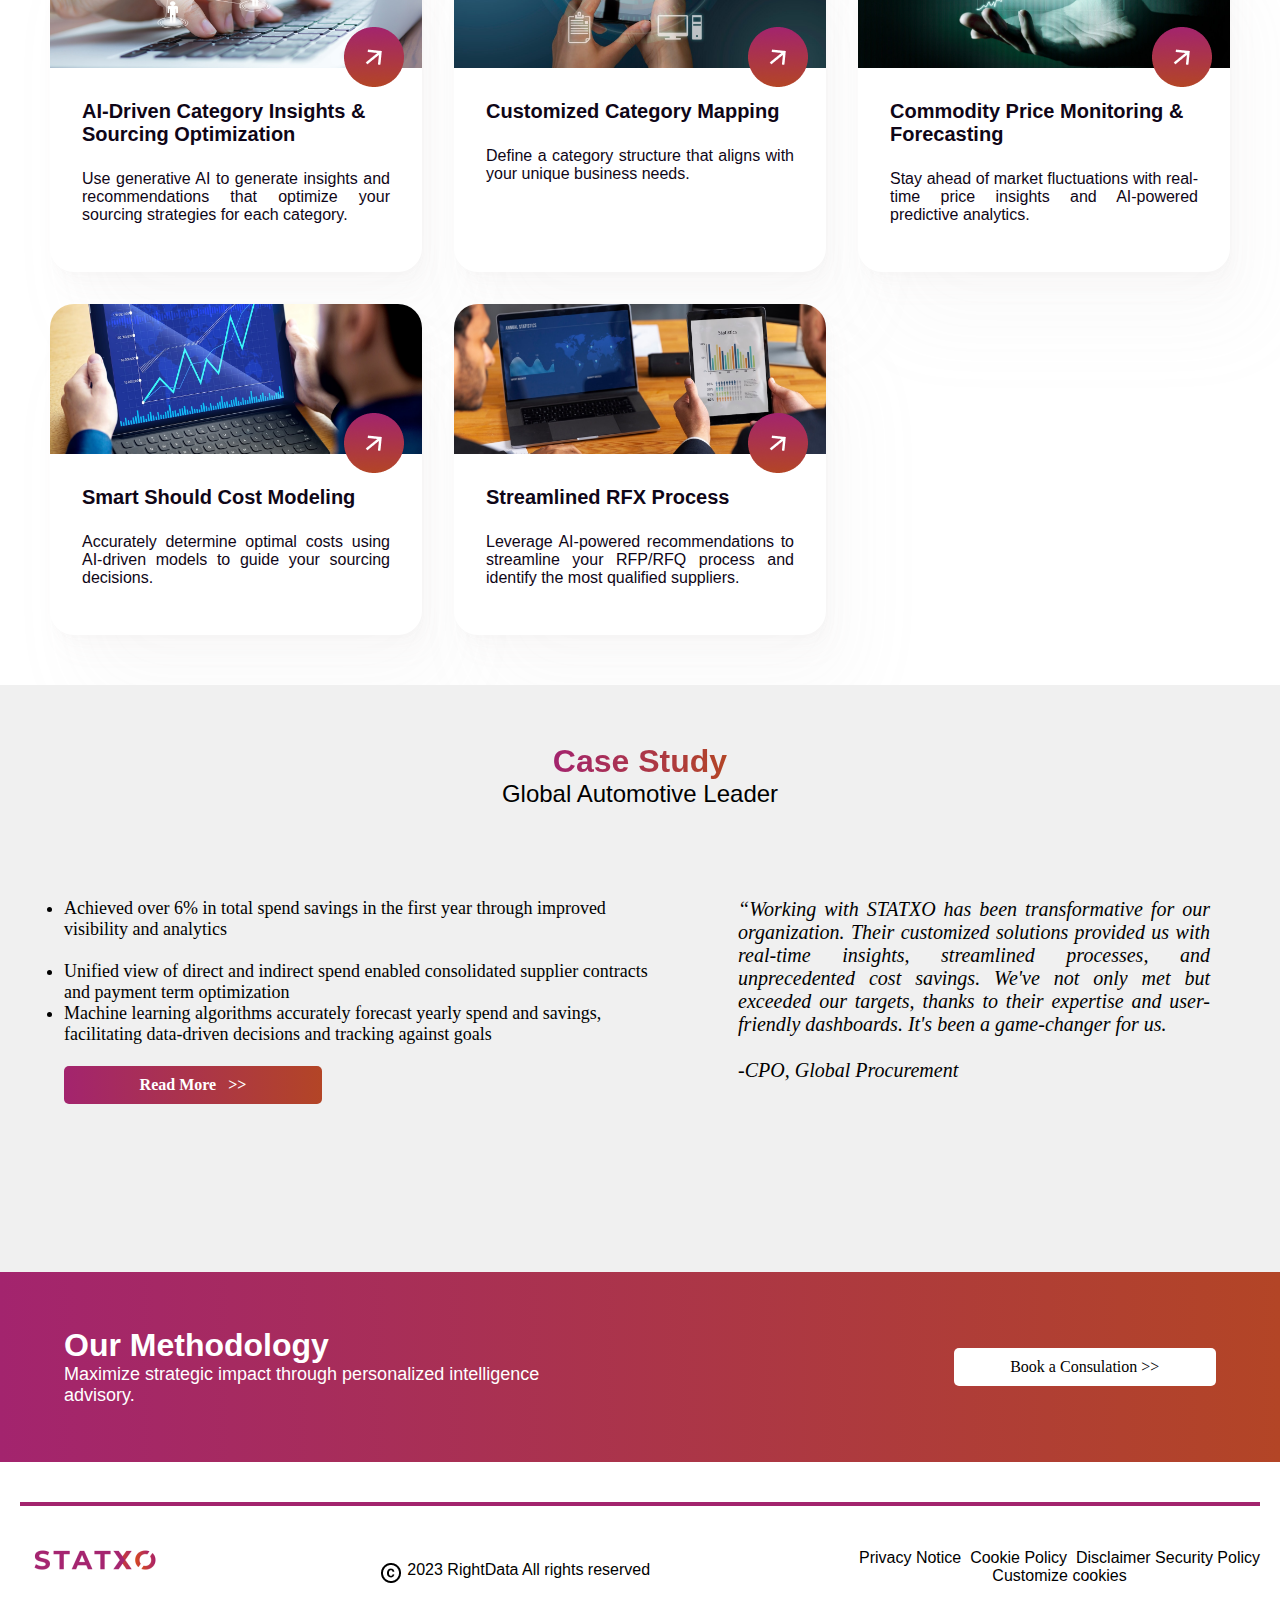
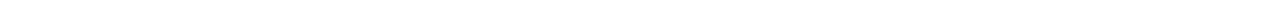
<file: service3.html>
<!DOCTYPE html>
<html lang="en">
<head>
    <meta charset="UTF-8">
    <meta name="viewport" content="width=device-width, initial-scale=1.0">
    <title>STATXO - Solutions</title>
    <link href="https://api.fontshare.com/v2/css?f[]=satoshi@400,500,700&display=swap" rel="stylesheet">
    <link rel="stylesheet" href="service.css" />

</head>
<body>
     <!-- header section -->
     <header>    
       <div class="logo">
          <a href="./index.html">
          <img src="./assets/logo.png" alt="STATX" />
        </a>
        </div>
        <nav>
          <ul>
            <li><a href="./product.html">Product</a></li>
            <li>
              <a>Solutions</a>
              <ul class="dropdown">
                 <li><a href="./service.html">Process Transformation & Optimization</a></li>
                <li><a href="./service1.html">Advanced Analytics</a></li>
                <li><a href="./service2.html">Strategic Intelligence & Advisory(SI&A)</a></li>
                <li><a href="./service3.html">Procurement & Supply Chain Transformation</a></li>
              </ul>
            </li>
            <li><a href="./about.html">Company</a></li>
            <li><a href="#resources">Resources</a></li>
            <li><a href="#careers">Careers</a></li>
          </ul>
        </nav>
        
      </header>
  

    <!-- service page header container -->
    <div class="container1">
      <div class="image-container1">
        <img src="./services/bg4.png" alt="Big Image" style="width: 70% !important; height: 80% !important; margin-bottom: 100px !important;">
      </div>
      <div class="content-container1">
        <img src="./services/Group 33.png" />
        <br>
        <br>
        <p class="content-container-heading1">Drowning in Procurement Data?</p>
        <br>
        <br>
        <p  class="content-container-paragraph1">Let our Procurement & Supply Chain Transformation reveal invisible insights to drive smarter spending decisions,<br> identify savings and reduce supply chain risks.</p>
    <br>
        <button class="contact-button1">Get Started >></button>
        
      </div>

    </div>






   
     <!-- services without scrolling container -->
     <div class="scrolling-container">
        <div class="scrolling-text">
          <span onclick="scrollToContainer('container1')"> <p>Highlights</p></span>
          <span onclick="scrollToContainer('container2')"> <p>Challenges </p></span>
          
          <span onclick="scrollToContainer('container3')"><p>Services</p></span>
          <span onclick="scrollToContainer('container4')"> <p>Case Study </p></span>
         
          <span onclick="scrollToContainer('container5')"> <p>Our Methodology </p></span>
         
  
  
        </div>
      </div>
<br>
          <!-- heading tag after without scrolling -->
    <div class="data_heading">
        <br />
        <br />
        <p style="font-size: 32px; font-weight: bold; text-align: center;">
          Propel Procurement and Supply Chain Excellence with <span style="background: linear-gradient(90deg, #A3246E, #B34526); -webkit-background-clip: text;
            background-clip: text;  color: transparent;"><br>Transformation & Optimization</span>
          </p>
    
      <br>
<br>
    </div>

    <!-- static cards container without animation -->
    <div class="cards-containers" id="container1">
        <br>
        <br>
      <div class="cards">
      

        <div class="cards-logo" style="margin-top: 12%;">
          <img src="./services/service4icon/SERVICE ICON 4.1.png" alt="Logo 1" />
        </div>
        <div class="card-content">
          <p style="font-weight: 700; font-size: 20px; font-family: Satoshi; ">Data-driven Insights</p>
          <br>
          
          <p style="text-align: justify;">Gain foresight into spending and savings opportunities through spend forecasting, savings tracking & forecasting, tail spend analysis, and category insights.<br><br></p>
     
      
          <p  style="color: #a3246e;font-family: Satoshi; font-weight: 600;font-family: Satoshi; font-size: 16px;   font-weight: 600; margin-top: 19%; margin-bottom: 0;">Learn more&nbsp; >></p>
        </div>
      </div>
      <div class="cards1">
      
        <div class="cards-logo" style="margin-top: 12%;">
          <img src="./services/service4icon/SERVICE ICON 4.2.png" alt="Logo 2" />
        </div>
        <div class="cards-content">
          <p style="font-weight: 700; font-size: 20px; font-family: Satoshi; ">Process Optimization</p>
          <br>
       
          <p style="text-align: justify;">Streamline operations for cost reduction and enhanced accuracy, leveraging insights from spend analysis and category intelligence.</p>
        
          <p  style="color: #a3246e; font-family: Satoshi; font-weight: 600;  font-size: 16px;     margin-top: 29%;" >Learn more &nbsp; >></p>
        
        </div>
      </div>
      <div class="cards2" >
        <div class="cards-logo" style="margin-top: 12%">
          <img src="./services/service4icon/SERVICE ICON 4.3.png" alt="Logo 3" />
        </div>
        <div class="cards-content">
          <p style="font-weight: 700; font-size: 20px; font-family: Satoshi; ">Sustainability Integration</p>
          <br>
        
          <p style="text-align: justify;">Align sourcing with environmental objectives for added value, with visibility into supplier sustainability performance.
</p>
     
          <p  style="color: #a3246e; font-family: Satoshi; font-weight: 600; font-size: 16px;      margin-top: 29% !important;">Learn more &nbsp; >></p>
       
        </div>
      </div>
      <div class="cards3">
        <div class="cards-logo" style="margin-top:12%;">
          <img src="./services/service4icon/SERVICE ICON 4.4.png" alt="Logo 4" />
        </div>
        <div class="cards-content">
          <p style="font-weight: 700; font-size: 20px; font-family: Satoshi; ">Strategic Decision-making</p>
          <br>
   
          <p style="text-align: justify;">Optimize strategies with real-time insights, cost modeling, and supplier risk monitoring for informed decisions
</p>
         
          <p  style="color: #a3246e; font-family: Satoshi; font-weight: 600;  font-size: 16px;     margin-top: 27% !important;">Learn more &nbsp; >></p>
       
        </div>
      </div>
      <div class="cards4">

        <div class="cards-logo" style="margin-top: 12%;">
          <img src="./services/service4icon/SERVICE ICON 4.5.png" alt="Logo 5" />
        </div>
        <div class="cards-content">
          <p style="font-weight: 700; font-size: 20px; font-family: Satoshi; ">Enhanced Operational Support</p>
          <br>
         
          <p style="text-align: justify;">Streamline sourcing processes with robust assistance from AI-powered category insights and tail spend management.
</p>
         
          <p  style="color: #a3246e; font-family: Satoshi; font-weight: 600; font-size: 16px;   margin-top: 27% !important; ">Learn more &nbsp; >></p>
       
        </div>
      </div>
    </div>
    <br>
    <br>

    <!-- full container image -->
    <section class="counter-wrapper">
      <div class="counter-inner">
          <div class="counter-container">
              <div class="counter-item">
                  <i class="bi bi-building count-icon"></i>
                  <div class="py-2 count">
                      <span id="count1">82</span>%
                  </div>
                  <div>of procurement leaders acknowledge their indirect spend is not well managed and that cost savings is being left behind as a result, found a recent report from Globality.</div>
              </div>
              <div class="counter-item">
                  <i class="bi bi-people count-icon"></i>
                  <div class="py-2 count">
                    
                      <span id="count2">78</span>%
                  </div>
                  <div>of senior procurement decision managers emphasize the increasing importance of data in supplier negotiations, according to a recent study by Barclaycard Payments. </div>
                  <br>
              
              </div>
              <div class="counter-item">
                  <i class="bi bi-trophy count-icon"></i>
                  <div class="py-2 count">
                      <span id="count3">54</span> %
                  </div>
                  <div>of businesses lack real-time visibility into their supply chains, according to a Gartner report, making it difficult to identify and respond to disruptions effectively. </div>
              </div>
              <div class="counter-item">
                  <i class="bi bi-graph-up count-icon"></i>
                  <div class="py-2 count">
                      <span id="count4">30</span>%
                  </div>
                  <div>of procurement data can be inaccurate or incomplete.  
                  </div>
                  <br>
              </div>
              <div class="counter-item">
                  <i class="bi bi-globe count-icon"></i>
                  <div class="py-2 count">
                      <span id="count5">3</span>%
                  </div>
                  <div>of businesses are confident in the accuracy of their master data.</div>
              </div>
          </div>
      </div>
  </section>
  

     <!-- heading tag after static container -->
     <div class="data_headings" id="container3">
        <br />
        <br />
        <p style="font-size: 32px; font-weight: bold; margin: 20px 0px 0px 0; text-align: center;">
           <span style=" font-size: 32px;  font-weight: 700; margin-bottom: 10px; background: linear-gradient(270deg, #A3246E, #B34526); -webkit-background-clip: text;
background-clip: text;  color: transparent;">Optimize Every Step of Your Procurement & Supply Chain </span><br />
           <p style="font-size: 20px">Empower your procurement with the transformative power of data, automation, and advanced generative AI. </p>
     
      <br>
<br>
    </div>
    <!-- card container 3 x 2 -->
    <!-- <div class="card-container-three">-->
      <!-- <div class="card-three1">
        <img src="./services/Vector 1.png" alt="Image 1">
        <div class="overlay-three1" style="bottom: 5px !important;">
          <div class="logo-three">
            <img src="./top-bottom/Rectangle 122.png" alt="Logo-three">
          </div>
          <div  class="logo-three-logo">
            <img src="./top-bottom/Group 25.png" alt="Logo-three">
          </div>
          <div class="text"  >
            <div class="title-three">Intelligent Spend Analytics & Forecasting</div>
            <div class="description-three" style="text-align: justify;">Leverage generative AI to uncover high-impact opportunities and accurately forecast spending patterns. </div>
          </div>
        </div>
      </div> -->
    
      <!-- <div class="card-three">
        
        <img src="./services/Vector 1.png" alt="Image 1">
        <div class="overlay-three1" style="bottom: 5px !important;">
          <div class="logo-three">
            
            <img src="./top-bottom/Rectangle 123.png" alt="Logo-three">
          </div>
          <div class="logo-three-logo">
            <img src="./top-bottom/Group 25.png" alt="Logo-three">
          </div>
          <div class="text" >
            <div class="title-three" > AI-Powered Savings Tracking & Forecasting</div>
            <div class="description-three" style="text-align: justify;">Monitor the impact of your cost-saving initiatives and use predictive analytics to forecast future savings. 
            </div>
            <br>
          </div>
        </div>
      </div>
   
      <div class="card-three">
        <img src="./services/Vector 1.png" alt="Image 1">
        <div class="overlay-three1"  style="bottom: 15px !important;">
          <div class="logo-three">
            <img src="./top-bottom/Rectangle 124.png" alt="Logo-three">
          </div>
          <div class="logo-three-logo">
            <img src="./top-bottom/Group 25.png" alt="Logo-three">
          </div>
          <div class="text"  >
            <div class="title-three">Intelligent Tail Spend Analysis</div>
            <div class="description-three" style="text-align: justify;">Harness the power of AI to identify and eliminate overlooked savings in your tail spend category. 
            </div>
            <br>
          </div>
        </div>
      </div> -->
    
      <!-- Bottom two cards -->
      <!-- <div class="card-three">
        <img src="./services/Vector 1.png" alt="Image 1">
        <div class="overlay-three1" style="bottom: -20px !important;" >
          <div class="logo-three">
            <img src="./top-bottom/Rectangle 125.png" alt="Logo-three">
          </div>
          <div class="logo-three-logo">
            <img src="./top-bottom/Group 25.png" alt="Logo-three">
          </div>
          <div class="text" >
            <div class="title-three"> Automated Master Data Management</div>
            <div class="description-three"  style="text-align: justify;">Ensure data accuracy and consistency across procurement with AI-powered data cleansing and classification.</div>
            <br>
          </div>
        </div>
      </div>
    
    
    </div>

    <br>
    <br> -->

<div class="card-section1" id="container3">
    <div class="filter">
  
      <button class="button --active" data-category="all">All</button>
      <button class="button" data-category="smart-spend-management">Smart Spend Management</button>
      <button class="button" data-category="collaborative-supplier-management">Collaborative Supplier Management</button>
      <button class="button" data-category="Optimized-Category-Management">Optimized-Category-Management</button>
   
    </div>
    


    <section class="grid">

      <a class="card" data-category="smart-spend-management"  rel="nofollow noopener">
        <picture class="card__picture">
          <img class="card__image" src="./services/service4card/1.jpg", alt="image">
        </picture>
        <span class="card__more"></span>
        <div class="card__content">
          <!-- <p class="card__location">Intelligent Spend Analytics & Forecasting</p> -->
          <h3 class="card__title">Intelligent Spend Analytics & Forecasting</h3>
          <p class="card__description">Leverage generative AI to uncover high-impact opportunities and accurately forecast spending patterns.</p>
        </div>
      </a>
    
      <a class="card" data-category="smart-spend-management"target="_blank" rel="nofollow noopener">
        <picture class="card__picture">
          <img class="card__image" src="./services/service4card/2.jpeg", alt="image">
        </picture>
        <span class="card__more"></span>
        <div class="card__content">
          <h3 class="card__title">AI-Powered Savings Tracking & Forecasting</h3>
          <p class="card__description">Monitor the impact of your cost-saving initiatives and use predictive analytics to forecast future savings. </p>
        </div>
      </a>
    
      <a class="card" data-category="smart-spend-management" target="_blank" rel="nofollow noopener">
        <picture class="card__picture">
          <img class="card__image" src="./services/service4card/3.jpeg", alt="image">
        </picture>
        <span class="card__more"></span>
        <div class="card__content">
          <h3 class="card__title">Intelligent Tail Spend Analysis</h3>
          <p class="card__description">Harness the power of AI to identify and eliminate overlooked savings in your tail spend category. 
          </p>
        </div>
      </a>
    
      <a class="card" data-category="smart-spend-management" target="_blank" rel="nofollow noopener">
        <picture class="card__picture">
          <img class="card__image" src="./services/service4card/4.jpeg", alt="image">
        </picture>
        <span class="card__more"></span>
        <div class="card__content">

          <h3 class="card__title">Automated Master Data Management</h3>
          <p class="card__description">Ensure data accuracy and consistency across procurement with AI-powered data cleansing and classification. </p>
        </div>
      </a>
  


 
      <a class="card" data-category="collaborative-supplier-management" target="_blank" rel="nofollow noopener">
        <picture class="card__picture">
          <img class="card__image" src="./services/service4card/5.jpeg", alt="image">
        </picture>
        <span class="card__more"></span>
        <div class="card__content">

          <h3 class="card__title">Streamlined Supplier Onboarding</h3>
          <p class="card__description">Accelerate the onboarding process and ensure compliance from the start with intelligent automation.</p>
        </div>
      </a>
    
      <a class="card"data-category="collaborative-supplier-management"  target="_blank" rel="nofollow noopener">
        <picture class="card__picture">
          <img class="card__image" src="./services/service4card/6.jpeg", alt="image">
        </picture>
        <span class="card__more"></span>
        <div class="card__content">
          <h3 class="card__title">AI-Powered Supplier Intelligence</h3>
          <p class="card__description">Gain in-depth insights into your suppliers' capabilities, performance, and potential risks using advanced analytics.</p>
        </div>
      </a>
    
      <a class="card" data-category="collaborative-supplier-management"  target="_blank" rel="nofollow noopener">
        <picture class="card__picture">
          <img class="card__image" src="./services/service4card/7.jpeg", alt="image">
        </picture>
        <span class="card__more"></span>
        <div class="card__content">
          <h3 class="card__title">Intelligent Risk Assessment</h3>
          <p class="card__description">Proactively identify and mitigate risks in your supplier network with AI-powered predictive analysis. </p>
        </div>
      </a>
    
    <a class="card" data-category="collaborative-supplier-management" target="_blank" rel="nofollow noopener">
      <picture class="card__picture">
        <img class="card__image" src="./services/service4card/9.jpeg", alt="image">
      </picture>
      <span class="card__more"></span>
      <div class="card__content">
        <h3 class="card__title">Supplier Performance Monitoring</h3>
        <p class="card__description">Track KPIs and use AI to identify opportunities for continuous improvement in supplier relationships. </p>
      </div>
    </a>


    <a class="card" data-category="collaborative-supplier-management" target="_blank" rel="nofollow noopener">
      <picture class="card__picture">
        <img class="card__image" src="./services/service4card/10.jpeg", alt="image">
      </picture>
      <span class="card__more"></span>
      <div class="card__content">
        <h3 class="card__title">Sustainable Sourcing Recommendations</h3>
        <p class="card__description"> Integrate sustainability considerations into your sourcing strategies with AI-driven recommendations. </p>
      </div>
    </a>





    <a class="card" data-category="Optimized-Category-Management"  target="_blank" rel="nofollow noopener">
      <picture class="card__picture">
        <img class="card__image" src="./services/service4card/11.jpeg", alt="image">
      </picture>
      <span class="card__more"></span>
      <div class="card__content">
        <h3 class="card__title">AI-Driven Category Insights & Sourcing Optimization</h3>
        <p class="card__description">Use generative AI to generate insights and recommendations that optimize your sourcing strategies for each category. </p>
      </div>
    </a>
    <a class="card" data-category="Optimized-Category-Management"  target="_blank" rel="nofollow noopener">
      <picture class="card__picture">
        <img class="card__image" src="./services/service4card/12.jpeg", alt="image">
      </picture>
      <span class="card__more"></span>
      <div class="card__content">
        <h3 class="card__title">Customized Category Mapping</h3>
        <p class="card__description">Define a category structure that aligns with your unique business needs.</p>
      </div>
    </a>
    <a class="card" data-category="Optimized-Category-Management"  target="_blank" rel="nofollow noopener">
      <picture class="card__picture">
        <img class="card__image" src="./services/service4card/13.jpeg", alt="image">
      </picture>
      <span class="card__more"></span>
      <div class="card__content">
        <h3 class="card__title"> Commodity Price Monitoring & Forecasting</h3>
        <p class="card__description">Stay ahead of market fluctuations with real-time price insights and AI-powered predictive analytics. 
        </p>
      </div>
    </a>
    <a class="card" data-category="Optimized-Category-Management"  target="_blank" rel="nofollow noopener">
      <picture class="card__picture">
        <img class="card__image" src="./services/service4card/14.jpeg", alt="image">
      </picture>
      <span class="card__more"></span>
      <div class="card__content">
        <h3 class="card__title">  Smart Should Cost Modeling</h3>
        <p class="card__description">Accurately determine optimal costs using AI-driven models to guide your sourcing decisions. 

        </p>
      </div>
    </a>
    <a class="card" data-category="Optimized-Category-Management"  target="_blank" rel="nofollow noopener">
      <picture class="card__picture">
        <img class="card__image" src="./services/service4card/15.jpeg", alt="image", alt=>
      </picture>
      <span class="card__more"></span>
      <div class="card__content">
        <h3 class="card__title">Streamlined RFX Process</h3>
        <p class="card__description"> Leverage AI-powered recommendations to streamline your RFP/RFQ process and identify the most qualified suppliers.

        </p>
      </div>
    </a>

      </section>


  </div>























    <!-- space between two container -->
  
    <div class="slider">
      <div class="slides">
          <!-- Slide 1 -->
          <div class="slide">
              <div class="header-content" id="container4">
                  <br>
                  <p style="background: linear-gradient(90deg, #A3246E, #B34526); -webkit-background-clip: text; background-clip: text; color: transparent; font-weight: 700; margin-top: 20px; font-size: 32px;">Case Study</p>
                  <p style="font-size: 24px; font-weight: 400;">Global Automotive Leader​</p>
              </div>
              <div class="container-space">
                  <div class="container-content">
                      <ul>
                        <li>
                          Achieved over 6% in total spend savings in the first year through improved visibility and analytics            <br><br>
                        <li>
                          Unified view of direct and indirect spend enabled consolidated supplier contracts and payment term optimization                           <br>
              
                        <li>
                          Machine learning algorithms accurately forecast yearly spend and savings, facilitating data-driven decisions and tracking against goals        </ul>
              
                      </ul>
                      <br>
                      <button class="button-header">Read More &nbsp; >></button>
                      <br><br><br>
                  </div>
                  <div class="content-space">
                      <p style="font-family: Satoshi; font-size: 20px; font-weight: 500; font-style: italic; text-align: justify;">“Working with STATXO has been transformative for our organization. Their customized solutions provided us with real-time insights, streamlined processes, and unprecedented cost savings. We've not only met but exceeded our targets, thanks to their expertise and user-friendly dashboards. It's been a game-changer for us.<br><br> -CPO, Global Procurement 
                      </p>
                  </div>
              </div>
          </div>
          <!-- Slide 2 -->
          <div class="slide">
              <div class="header-content" id="container4">
                  <br>
                  <p style="background: linear-gradient(90deg, #A3246E, #B34526); -webkit-background-clip: text; background-clip: text; color: transparent; font-weight: 700; margin-top: 20px; font-size: 32px;">Case Study</p>
                  <p style="font-size: 24px; font-weight: 400;">Industrial Automation Company​</p>
              </div>
              <div class="container-space">
                  <div class="container-content">
                      <ul>
                          <li>
                            Achieved full visibility for the first time on the company's €2B+ annual spend and enabled 12-month spend forecasting, regular savings tracking against budget, and monitoring of spend KPIs across over 70 business units.
                          </li>
                          <br>
                          <li>
                            Identified potential savings opportunities of over ~5% of the company's total spend by providing enhanced spend visibility and analysis.  
                          </li>
                          <br>
                          <li>
                            Implemented comprehensive, AI-driven dashboards with over 40 different views/analyses to provide in-depth visibility into spend and savings across business units, categories, geographies, and vendors. Rolled out user-friendly global spend and savings dashboards to key procurement and finance users company wide. 
                          </li>
                      </ul>
                      <br>
                      <button class="button-header">Read More &nbsp; >></button>
                      <br><br><br>
                  </div>
                  <div class="content-space">
                      <p style="font-family: Satoshi; font-size: 20px; font-weight: 500; font-style: italic; text-align: justify;">
                        “STATXO helped us to establish full visibility of our global direct & indirect spend and to align the organization behind a well-defined opportunity. They understood our internal complexity and provided us very efficient dashboards (spend and savings) including actionable category playbooks and drove clarity of our strategic plan."<br><br>-CPO, Global Procurement

              </div>
          </div>
          <!-- Slide 3 -->
      
      </div>
          <div class="slide">
              <div class="header-content" id="container4">
                  <br>
                  <p style="background: linear-gradient(90deg, #A3246E, #B34526); -webkit-background-clip: text; background-clip: text; color: transparent; font-weight: 700; margin-top: 20px; font-size: 32px;">Case Study</p>
                  <p style="font-size: 24px; font-weight: 400;">Global Chemical Company </p>
              </div>
              <div class="container-space">
                  <div class="container-content">
                      <ul>
                          <li>
                            Developed customized, interactive visual dashboards in Tableau offering actionable insights on procuring tail materials, facilitating decision-making at various organizational levels.                           </li>
                          <br>
                          <li>
                            Implemented end-to-end automation of data integration and visualization processes to enhance efficiency
                          </li>
                          <br>
                          <li>
                            Delivered insights and recommendations that enabled the client to achieve significant savings, including: 
                          <ul style="margin-left: 20px;">
                            <li>
                              8-10% savings through renegotiations/reverse auctions </li>
                              <li>8-12% reduction in price differences between contracted and non-contracted suppliers </li>
                              <li>Overall savings of €60 million for the client in the first year</li>

                            </li>
                          </ul>
                          </li>                      </ul>
                      <br>
                      <button class="button-header">Read More &nbsp; >></button>
                      <br><br><br>
                  </div>
                  <div class="content-space">
                      <p style="font-family: Satoshi; font-size: 20px; font-weight: 500; font-style: italic; text-align: justify;">
                        “Impressed by the professionalism and efficiency demonstrated by the STATXO team throughout the project. Their strategic recommendations significantly enhanced our procurement processes. The structured approach helped us to achieve savings."<br><br>-Director, Supply Chain 

              </div>
          </div>
          <!-- Slide 3 -->
      
      </div>
      </div>


    <!-- row-reverse two container -->
    <div class="harness" style="height: 190px;">
      <br />
      <br />
      <p style="margin-left: 5%; font-size: 18px;">
        <span style="font-size: 32px; font-weight: 600;">Our Methodology<br></span>
        Maximize strategic impact through personalized intelligence advisory.           
       
       </p>
     
      <button class="partner-button"  style="margin-right: 5%; margin-left: 32%; width: 300px;">Book a Consulation >> </button>
      
    </div>
    <!-- <div class="container-reverse" id="container5"> -->
      <!-- <div class="scrollable-container">

        <img src="./top-bottom/Group 74.png" alt="Large Image" class="image-reverse">
        <img src="./top-bottom/Group 75.png" alt="Large Image" class="image-reverse">
        <img src="./top-bottom/Group 76.png" alt="Large Image" class="image-reverse">
        <img src="./top-bottom/FLOW 1 1.png" alt="Large Image" class="image-reverse">
    
      </div>
        -->

        <!-- <div class="content-reverse">
            <h1 style="color: #a3246e;">Optimize Workflows Now </h1>
            <br>
            <p>We can accelerate your processes with intelligence. Contact our experts to start your process transformation journey today. </p>
            <br>
          
            <button class="button-reverse">Transform Now   >> </button>
        </div>
    </div> -->

     <!-- Main content of the page -->
     <footer class="footer">
 
        <div class="footer-line"></div>
        <div class="footer-bottom">
           <img src="./assets/logo.png"/>
           <div class="copyright">
            <img src="./assets/copyright.png" />  <p> 2023 RightData All rights reserved</p>
           </div>
          
        
          
            <p> Privacy Notice &nbsp;Cookie Policy &nbsp;Disclaimer&nbsp;Security Policy<br>Customize cookies</p>
         
        </div>
    </footer>
    <script>
      function scrollToContainer(containerId) {
  var container = document.getElementById(containerId);
  container.scrollIntoView({ behavior: 'smooth', block: 'start' });
}

// document.addEventListener("DOMContentLoaded", () => {
//  function counter(id, start, end, duration) {
//   let obj = document.getElementById(id),
//    current = start,
//    range = end - start,
//    increment = end > start ? 1 : -1,
//    step = Math.abs(Math.floor(duration / range)),
//    timer = setInterval(() => {
//     current += increment;
//     obj.textContent = current;
//     if (current == end) {
//      clearInterval(timer);
//     }
//    }, step);
//  }
//  counter("count1", 1, 73);
//  counter("count2", 1, 10);
//  counter("count3", 0, 60);
//   counter("count4", 0, 80);
//   counter("count4", 0, 3.1);
// });

  </script>
  <script src="./script.js"></script>
</body>
</html>
</file>
<file: styles.css>
/* styles.css */
* {
    box-sizing: border-box;
    margin: 0;
    padding: 0;
  }
  body,
  html {
    margin: 0;
    padding: 0;
    font-family: 'Satoshi', sans-serif;
    background-color: #fff;
    
  }
  .wrapper {
    display: flex;
    justify-content: center;
    align-items: center;
    height: 100vh;
  }
  
  header {
    display: flex;
    justify-content: space-between;
    align-items: center;
    background-color: #fff;
    padding: 20px 20px;
    /* color: #a3246e; */
    /* Border around the header */
    border-bottom: 2px solid #ddd;
    box-shadow: 0 4px 8px rgba(0, 0, 0, 0.1);
  }
   /* header section */
  
   .logo img {
    margin-bottom: -8%;
  }
  
  nav ul {
    list-style: none;
    margin: 0;
    padding: 0;
    display: flex;
  }
  
  nav ul li {
    margin: 0 10px;
  }
  
  nav ul li a {
    background: linear-gradient(90deg, #A3246E, #B34526); -webkit-background-clip: text;
    background-clip: text;  color: transparent;
    text-decoration: none;
   font-weight: bold;
    font-size: 18px;
    padding: 8px 12px;
    transition: background-color 0.3s ease;
  }
  
  /* nav ul li a:hover {
    background-color: #555;
    border-radius: 4px;
  } */

  /* scrolling container */
  h1 {
    display: flex;
    flex-direction: column;
    justify-content: center;
  }
  .part_button {
    display: flex;
    width: 309px;
    height: 70px;
    justify-content: flex-start;
    align-items: center;
    color: white;
    font-size: 20px;
    font-weight: bold;
    background-color: #a3246e;
    border-radius: 5px;
    border: none;
  }
  .part_button1 {
    margin-left: 82%;
    margin-left: 82%;
    margin-top: -23%;
    width: 92px;
    height: 71px;
    z-index: 1;
    border-radius: 10px;
    color: white;
    font-size: 20px;
    border: none;
    background-color: #b34526;
  }
  .wrapper {
    width: 100%;
    height: 100vh;
    display: flex;
    align-items: center;
    justify-content: center;
  }
  
  .container {
    height: 400px;
    display: flex;
    flex-wrap: nowrap;
    justify-content: center;
    background-color: white;
  }
  
  .card {
    width: 80px;
    border-radius: 0.75rem;
    background-size: cover;
    cursor: pointer;
    overflow: hidden;
    /* border-radius: 2rem; */
    display: block;
    margin: 0 10px;
    display: flex;
    align-items: flex-end;
    transition: 0.6s cubic-bezier(0.28, -0.03, 0, 0.99);
    box-shadow: 0px 10px 30px -5px rgba(0, 0, 0, 0.8);
  }
  
  .card > .row {
    color: white;
    display: flex;
    flex-wrap: nowrap;
  }
  
  .card > .row > .icon {
    background: transparent;
    color: white;
    /* border-radius: 50%; */
    width: 50px;
    font-size: 35px;
    font-weight: bold;
    display: flex;
    justify-content: center;
    align-items: center;
    margin: 15px;
  }

  input {
    display: none;
  }
  
  input:hover + label {
    width: 600px;
    /* transition-delay: 0.25s; */
    
  }

  

  .card:hover + .more-text  {
   display: block;
    
  }

  #icon1 {
    position: absolute;
  
    transform: translate(100%, -400%) ;
    transform-origin: center;
    transition: transform 0.5s ease; /* Adding transition for smooth effect */
  }
  
  .card:hover #icon1 {
    transform: translate(125%, -400%) rotate(0deg);
    transition-delay: 0.25s;
  }
  #icon2 {
    position: absolute;
    font-size: 18px;
    font-weight: 700;
    color: white;
    transform: translate(-40%, -748%) rotate(-90deg);
    transform-origin: center;
    transition: transform 0.5s ease; /* Adding transition for smooth effect */
  }
  
  .card:hover #icon2 {
    transform: translate(11%, -1350%) rotate(0deg);
    transition-delay: 0.25s;
  }
  #icon3 {
    position: absolute;
    font-size: 18px;
    font-weight: 700;
    color: white;
    transform: translate(-36%, -568%) rotate(-90deg);
    transform-origin: center;
    transition: transform 0.5s ease; /* Adding transition for smooth effect */
  }
  
  .card:hover #icon3 {
    transform: translate(15%, -1400%) rotate(0deg);
    transition-delay: 0.25s;
  }
  #icon4 {
    position: absolute;
    font-size: 18px;
    font-weight: 700;
    color: white;
    transform: translate(-28%, -184%) rotate(-90deg);
    transform-origin: center;
    transition: transform 0.5s ease; /* Adding transition for smooth effect */
  }
  
  .card:hover #icon4 {
    transform: translate(12%, -1400%) rotate(0deg);
    transition-delay: 0.25s;
  }
  
  input:checked + label .description {
    opacity: 1 !important;
    transform: translateY(0) !important;
  }
  .card[for="c1"] {
    background-image: url(./assets/Banner\ 1.jpg);
    /* background-size: auto; */
    }
  
  .card[for="c2"] {
    background-image: url(./assets/Banner\ 2.jpg);
  }
  
  .card[for="c3"] {
    background-image: url(./assets/Banner\ 3.jpg);
  }
  
  .card[for="c4"] {
    background-image: url(./assets/Banner\ 4.jpg);
  }
  

  
.hidden-letter{
  display: none;
}
  
  /* scrolling container */
  .scrolling-container {
    width: 100%;
    overflow: hidden;
background-color: #fff;
         /*  border: 1px solid #ccc; */
    box-shadow: 0 4px 8px rgba(0, 0, 0, 0.1);
    padding: 20px;
    box-sizing: border-box;
    /* background-color: #a72c5d;  */
    background-image: linear-gradient(270deg, #A3246E, #B34526);
  }
  
  .scrolling-text {
    display: flex;
    animation: scroll 20s infinite linear;
  }
  /* .scrolling-text img{
    display: flex;
    gap: 20px;
  } */
  /* .scrolling-image1{
    margin-left: 10px;
  } */

  .scrolling-text img{
    height: 100%;
    margin-right: 53px; /* Ensure there's no margin that could create gaps */
    padding: 0;
  }
  

  @keyframes scroll {
    from {
      transform: translateX(0%);
  }
  to {
      transform: translateX(-150%);
  }
  }
  
  /* heading tag data after scrolling content */
  .data_heading {
    background-color: white;
    display: flex;
    flex-direction: column;
    align-items: center;
  }
  
  /* staic card container*/
  .cards-containers {
    display: flex;
    justify-content: center;
    gap: 20px;
    background-color: #fff;
    padding: 31px;
    margin-left: -1%;
    flex-wrap: wrap; /* Added for responsiveness */
  }
  
  .cards, .cards1, .cards2, .cards3, .cards4 {
    background-color: #fff; /* For browsers that do not support gradients */
    background-image: linear-gradient(to bottom, #fae2e3, #fff);
    border-radius: 8px;
    box-shadow: 0 4px 8px rgba(0, 0, 0, 0.1);
    width: calc(20% - 20px); /* Changed to 20% for equal width */
    padding: 20px;
    box-sizing: border-box;
    display: flex;
    flex-direction: column;
    justify-content: space-between; /* Ensure the space is distributed */
  }
  
  .cards1, .cards3 {
    background-image: linear-gradient(to top, #fae2e3, #fff);
  }
  
  .cards-logo {
    /* margin-top: 12%; */
  }
  
  .cards-logo img {
    max-width: 50px;
    margin-bottom: 10px;
    display: flex;
  }
  
  .cards-content {
    flex-grow: 1; /* Ensures the content area grows */
    display: flex;
    flex-direction: column;
    justify-content: space-between;
  }
  
  .cards-content p {
    margin: 0; /* Remove default margins */
  }
  
  .cards-content .title {
    font-weight: 700;
    font-size: 20px;
    font-family: Satoshi;
    margin-bottom: 10px; /* Consistent spacing */
  }
  
  .cards-content .description {
    text-align: justify;
    flex-grow: 1; /* Ensures the description grows */
  }
  
  .cards-content .learn-more {
    color: #a3246e;
    font-family: Satoshi;
    font-weight: 600;
    font-size: 16px;
    margin-top: 20px; /* Adjust as needed for consistent spacing */
    margin-bottom: 0;
    align-self: flex-start; /* Align to start for consistency */
  }
  

  /* harness */
  .harness {
    /* background-color: #a72c5d; */
    background-image: linear-gradient(90deg, #A3246E, #B34526);
    display: flex;
    color: white;
    height: 178px;
    align-items: center;
  }
  .partner-button{
    margin-left: 32%; background-color: white; border: none; border-radius: 5px; width: 250px;
      height: 48px;
      font-size: 18px;

      }
  
  /* card_anim */
  .container_anim {
    display: flex;
    flex-wrap: wrap;
    justify-content: space-around;
    gap: 20px;
    padding: 53px ;
    background-color: #F4F4F4;
  }
  
  .card_anim {
    background-color: #f3efef;
    border-radius: 8px;
    box-shadow: 0 4px 8px rgba(0, 0, 0, 0.1);
    overflow: hidden;
    /* height: 400px; */
    width: calc(25% - 20px);
    transition: transform 0.3s ease;
  }
  
  .card_anim:hover {
    transform: translateY(-10px);
    transition-delay: 0.25s;
    transform: scale(1.1); /* Zoom in */
  }
  
  .card-image_anim {
    height: 100%;
    background-size: cover;
    background-position: center;
  }
  
  .card-content_anim {
    padding: 20px;
    color: white;
    height: 500px;
  }
  
  .card_anim h3 {
    margin-bottom: 10px;
    font-size: 1.25em;
    color: white;
  }
  
  .card_anim p {
    color: #fff;
    line-height: 1.5;
  }
  /* Read more button */
  .read-more-btn {
    display: inline-block;
    padding: 10px 20px;
    background-color: #fff;
    color: #000;
    text-decoration: none;
    /* border: 1px solid; */
    border-radius: 5px;
    margin-top: 41%;
    transition: background-color 0.3s ease;
  }
    /* Read more button */
    .read-more-btn1 {
      display: inline-block;
      padding: 10px 20px;
      background-color: #fff;
    color: #000;
      text-decoration: none;
      /* border: 1px solid; */
      border-radius: 5px;
      margin-top: 33%;
      transition: background-color 0.3s ease;
    }
      /* Read more button */
  .read-more-btn2 {
    display: inline-block;
    padding: 10px 20px;
    background-color: #fff;
    color: #000;
    text-decoration: none;
    /* border: 1px solid; */
    border-radius: 5px;
    margin-top: 50%;
    transition: background-color 0.3s ease;
  }
  
  .read-more-btn4 {
    display: inline-block;
    padding: 10px 20px;
    background-color: #fff;
    color: #000;
    text-decoration: none;
    /* border: 1px solid; */
    border-radius: 5px;
    margin-top: 42%;
    transition: background-color 0.3s ease;
  }
  /* card boder 2x2 */
  
  .card-container_border {
    display: grid;
    grid-template-columns: repeat(2, 1fr);
    gap: 95px;
    margin: 0 auto;
    padding: 20px;
  
    max-width: 1352px;
    
  }
  
  .card_border {
    display: flex;
    align-items: center;
    flex-direction: row-reverse;
    background-color: #D9D9D9;
    border-radius: 0 100px 20px 0;
    box-shadow: 0 4px 8px rgba(0, 0, 0, 0.1);
    padding: 20px;
    box-sizing: border-box;
  
    transition: transform 0.3s ease;
  }
  
  /* .card_border:hover {
      transform: translateY(-10px);
  } */
  
  .card-logo_border .img1 {
    max-width: 150px;
    margin-left: -2%;
    margin-top: -12%;
  
  }

  .card-logo_border .img2 {
    max-width: 160px;
    margin-left: 11%;
    margin-top: -24%;
  
  }
  .card-logo_border .img3{
    max-width: 237px;
    margin-left: -14%;
    margin-top: -47%;
  }
  .card-logo_border .img4{
    max-width: 160px;
    margin-left: -14%;
    margin-top: -58%;
  
  }



  .card-content_border h3 {
    margin-bottom: 10px;
    font-size: 1.25em;
  }
  
  .card-content_border p {
    color: #666;
    line-height: 1.5;
    margin-bottom: 10px;
  }
  
  .read-more-btn_border {
    display: inline-block;
    padding: 10px 20px;
    /* background-color: #a72c5d; */
    background-image: linear-gradient(90deg, #A3246E, #B34526);
    color: white;
    text-decoration: none;
    border-radius: 5px;
    transition: background-color 0.3s ease;
  }
  
  .read-more-btn_border:hover {
    background-color: #a72c5d; /* For browsers that do not support gradients */
    background-image: linear-gradient(to right, #a72c5d, #ae3842);
  }


  /* single container */

  /* styles.css */
.stat-head{
    display: flex;
    font-size: 40px;
    font-weight: bold;
    justify-content: center;
}
.single-container {
    display: grid;
    grid-template-columns: 1fr 1fr; /* Two equal columns */
    gap: 20px; /* Space between columns */
    padding: 20px;
    justify-items: center;
    background-color: #F4F4F4;
}

.left-side,
.right-side {
    display: flex;
    flex-direction: column;
    gap: 20px; /* Space between items */
}

.item {
    background-color: #F4F4F4;
    padding: 20px;
   
  
}
.left-side-card {
  display: flex;
  background-color: #F4F4F4;
  /* box-shadow: 0 4px 8px rgba(0, 0, 0, 0.1); */
  /* border-radius: 8px; */
  /* row-gap: 10%; */
  overflow: hidden;

}

.left-image {
  height: 60px;
  width: 60px;
  margin-top: 5%;
}

.item {
  padding: 20px;
  /* width: 50%; */
  display: flex;
  flex-direction: column;
  justify-content: center;
}

/* .left-image {
  width: 13%;
  height: 13%;
  margin-top: 5%;
}
.item > h2{
    display: flex;
}
.item img {
    max-width: 100%;
    height: auto;
    display: block;
    margin-top: 10px;
} */

/* three footer container ---- flex end */
.three-container {
    display: flex;
    justify-content: space-between; /* Space between cards */
    gap: 20px; /* Space between cards */
    padding: 20px;
    max-width: 1200px;
    margin: 0 auto; /* Center container horizontally */
}

.three-card {
    display: grid;
    justify-items: start;
    background-color: #fff;
    padding: 20px;
    border: 1px solid #ddd;
    border-radius: 8px;
   
    width: calc(33.333% - 20px); /* Adjust width to fit 3 cards in one row with space between */
    box-sizing: border-box; /* Ensure padding and border are included in the width */
    /* text-align: center; */
    transition: transform 0.3s ease;
}
.three-card:hover{
    transform: translateY(-10px);
    box-shadow: 0 4px 8px rgba(0, 0, 0, 0.1);
    transition-delay: 0.25s;
    transform: scale(1.1); /* Zoom in */
}
.three-logo {
    max-width: 100px;
    height: auto;
    margin-bottom: 20px;
}

.three-button {
    background-color:#a3246e;
    color: white;
    border: none;
    padding: 10px 20px;
    border-radius: 5px;
    cursor: pointer;

    margin-left: 80%;

    transition: background-color 0.3s ease;
}
/* image footer conatainer */

/* styles.css */


.image-footer-container {
    display: grid;
    grid-template-columns: 2fr 1fr; /* Two columns: left side 2/3, right side 1/3 */
    gap: 275px;
    max-width: 1363px;
    margin: 0 auto; /* Center the container horizontally */
    align-items: start; /* Vertically align items */
}

.image-footer-left-side {
    display: flex;
    align-items: center;
    flex-wrap: wrap;
    /* justify-content: center; */
    gap: 20px;
    width: 120%;
}

.big-image {
    max-width: 112%;
    height: auto;
    /* border-radius: 8px; */
    box-shadow: 0 4px 8px rgba(0, 0, 0, 0.1);
}

.image-footer-right-side {
    display: flex;
    flex-direction: column;
    gap: 20px; /* Space between small images */
}

.small-image {
    width: 100%;
    height: auto;
    /* border-radius: 8px; */
    box-shadow: 0 4px 8px rgba(0, 0, 0, 0.1);
}


.image-footer-right-side-down {
    display: flex;
    flex-direction: column;
    gap: 20px; /* Space between small images */
}

.small-image-down{
    width: 54%;
    height: auto;
    /* border-radius: 8px; */
    box-shadow: 0 4px 8px rgba(0, 0, 0, 0.1);
}

.stats-head{
    display: flex;
    font-size: 40px;
    font-weight: bold;
    justify-content: center;
}
.stats-heads{
    display: flex;
    font-size: 25px;
    /* font-weight: bold; */
    justify-content: center;
}
/* footer bar main contetn */
.footer {
    background-color: #fff;
    color: black;
    padding: 20px;
    text-align: center;
}

.footer-top, .footer-bottom {
    display: flex;
    justify-content: space-between;
    padding: 10px 0;
    align-items: flex-end;
}

.footer-line {
    border-top: 4px solid #a3246e;
    margin: 20px 0;
}


.copyright{
    display: flex;
}


/* **********Mobile View******** */


  @media (max-width: 768px) {

    /* styles.css */
* {
  box-sizing: border-box;
  margin: 0;
  padding: 0;
}
body,
html {
  margin: 0;
  padding: 0;
  font-family: 'Satoshi', sans-serif;
  background-color: #fff;
  overflow-x: hidden;
  
}
    header {
      flex-direction: column;
    }
    nav ul {
      flex-direction: column;
      align-items: center;
    }
    nav ul li {
      margin: 5px 0;
    }
    .cards {
      width: calc(90% - 20px);
    }
    .cards1 {
        width: calc(90% - 20px);
      }
    .card_anim {
      width: calc(50% - 20px);
    }
    .single-container {
      display: block;
      grid-template-columns: 1fr 1fr; /* Two equal columns */
      gap: 20px; /* Space between columns */
      padding: 20px;
      justify-items: center;
      background-color: #F4F4F4;
  }
    .card-container_border {
      grid-template-columns: 1fr;
    }
 .three-container{
  flex-direction: column;
  width: 280%;
 }
 .three-button {

  margin-left: 76%;
  
}
.image-footer-container {
  display: block;
  gap: 275px;
  margin: 0 auto; /* Center the container horizontally */
  align-items: start; /* Vertically align items */
}
    .big-image{
      max-width: 84%;
    }
    .image-footer-left-side {
      display: flex;
      align-items: center;
      flex-wrap: wrap;
      /* justify-content: center; */
      gap: 20px;
      /* width: 120%; */
  }
  .image-footer-right-side {
    display: flex;
    flex-direction: column;
    gap: 20px; /* Space between small images */
    text-align: center;
}
.image-footer-right-side-down {
  display: flex;
  flex-direction: column;
  gap: 20px;
  align-items: center;
}
.stat-head {
  display: block;
  text-align: center;
  font-size: 40px;
  font-weight: bold;
  /* justify-content: center; */
}
    .slider {
      display: block  ;
      overflow-x: auto;
      scroll-snap-type: x mandatory;
    }
    
    .slide {
      flex: 0 0 auto;
      width: 100vw; /* Ensure each slide occupies the full viewport width */
      scroll-snap-align: start;
    }
    
    .slide img {
      width: 100%;
      height: auto;
    }
     /* harness */
  .harness {
    background-color: #a72c5d;
    background-image: linear-gradient(to right, #a72c5d, #ae3842);
    /* display: flex; */
    color: white;
    height: auto;
  }
  .partner-button{
    margin-left: 0%;
    background-color: white;
    border: none;
    border-radius: 5px;
    width: 200px;
    height: 63px;
  }

  .card_border {
    display: flex;
    align-items: center;
    flex-direction: row-reverse;
    background-color: #f4f4f4;
    border-radius: 0 100px 20px 0;
    box-shadow: 0 4px 8px rgba(0, 0, 0, 0.1);
    padding: 20px;
    box-sizing: border-box;
    text-align: center;
    transition: transform 0.3s ease;
  }

  
  }
  
  /* ipad view */
  @media (max-width: 480px) {
    .card {
      width: 100%;
    }
    .card_anim {
      width: 100%;
    }

    .slider {
      overflow-x: hidden;
    }
  
    .slide {
      flex: 0 0 calc(25% - 20px); /* Adjust width for four slides in a row with gap */
      margin-right: 20px; /* Gap between slides */
    }
  }







  /*  ---------------------------------------*/


  .container1 {
    background-color: #9797974f;
    background-image: url('./assets/Bannerhome.jpg');
    display: flex;
    flex-wrap: wrap;
    flex-direction: row-reverse;
    height: 600px;
    object-fit:contain;
    background-repeat: no-repeat; /* Ensures the image does not repeat */
    background-size: cover; /* Adjusts the background image to cover the entire container */
}

  
  .image-container1 {
    flex: 1;
    display: flex;
    align-items: center;
  }
  
  .image-container1 img {
    width: 67%;
    height: 100%;
    padding-right: 7%;
    margin: auto 60px 0px auto;
     }
  
  .content-container1 {
    flex: 1;
    padding: 20px;
    margin-top: 6%;
    margin-left: 3%;
  }

.content-container-heading1{
font-family: "Satoshi";
font-weight: 700;
font-size: 32px;
color: linear-gradient(90deg, #A3246E, #B34526);

}


.content-container-paragraph1{
    /* font-family: "Roboto"; */
    font-weight: 400;
    font-size:18px;
    text-align: justify;
    color: #000;
}


.contact-button1{
  background-image: linear-gradient(90deg, #A3246E, #B34526);
  border: none;
  height: 61px;
  width: 300px;
  font-family: "Satoshi";
  font-weight: 600;
  font-size: 18px;
  color: #fff;
}




  .button-header {
    /* background-color: #a72c5d; */
    font-family: "Satoshi";
    font-weight: 600;
    background-image: linear-gradient(90deg, #A3246E, #B34526); /* Change button color */
    color: white;
    padding: 10px 20px;
    border: none;
    border-radius: 5px;
    cursor: pointer;
    width: 258px;
    font-size: 16px;
  }
</file>
<file: about.css>
* {
    box-sizing: border-box;
    margin: 0;
    padding: 0;
  }
  body,
  html {
    margin: 0;
    padding: 0;
    font-family: 'Satoshi', sans-serif;
    background-color: #fff;
  }
  .wrapper {
    display: flex;
    justify-content: center;
    align-items: center;
    height: 100vh;
  }
  
  header {
    display: flex;
    justify-content: space-between;
    align-items: center;
    background-color: #fff;
    padding: 20px 20px;
    /* color: #a3246e; */
    /* Border around the header */
    border-bottom: 2px solid #ddd;
    box-shadow: 0 4px 8px rgba(0, 0, 0, 0.1);
  }
   /* header section */
  
   .logo img {
    margin-bottom: -8%;
  }
   nav ul {
    list-style: none;
    margin: 0;
    padding: 0;
    display: flex;
  }
  
  nav ul li {
    margin: 0 10px;
    position: relative; /* Needed for dropdown positioning */
  }
  
  nav ul li a {
    background: linear-gradient(90deg, #A3246E, #B34526);
    -webkit-background-clip: text;
    background-clip: text;
    color: transparent;
    text-decoration: none;
    font-weight: bold;
    font-size: 18px;
    padding: 8px 12px;
    transition: background-color 0.3s ease;
  }
  
  nav ul li ul.dropdown {
    display: none;
    position: absolute;
    top: 100%;
    left: -10px; /* Adjust this value to move the dropdown left or right */
    background-color: #fff;
    box-shadow: 0 5px 0px rgba(0, 0, 0, 0.2);
    list-style-type: none;
    padding: 0;
    margin: 10px;
    z-index: 1000; /* Ensure it appears above other content */
  }
  
  nav ul li ul.dropdown li {
    width: 150px; /* Adjust the width as needed */
  }
  
  nav ul li ul.dropdown li a {
    padding: 10px;
    display: block;
    background: linear-gradient(90deg, #A3246E, #B34526);
    -webkit-background-clip: text;
    background-clip: text;
    color: transparent; /* Ensure dropdown links have gradient text */
    transition: background-color 0.3s ease;
  }
  
  nav ul li ul.dropdown li a:hover {
    background-color: #f0f0f0; /* Add hover effect to dropdown links */
  }
  
  nav ul li:hover ul.dropdown {
    display: block;
  }
    /* div header first contsiner css */


  .container {
    display: flex;
    flex-wrap: wrap;
    flex-direction: row-reverse;
    background-color: #9797974f;
  }
  
  .image-container {
    flex: 1;
  }
  
  .image-container img {
    max-width: 147%;
    height: auto;
    margin-left: -50%;
  }
  
  .content-container {
    flex: 1;
    padding: 20px;
    margin-top: 6%;
  }

.content-container-heading{
font-family: "Satoshi";
font-weight: 700;
font-size: 35px;
}
.content-container-heading-span{
  background: linear-gradient(270deg, #A3246E, #B34526); -webkit-background-clip: text;
            background-clip: text;  color: transparent;
}

.content-container-paragraph{
    /* font-family: "Roboto"; */
    font-weight: 400;
    font-size: 18px;
    text-align: justify;
}

.contact-button{
  background-image: linear-gradient(90deg, #A3246E, #B34526);
  border: none;
  height: 61px;
  width: 300px;
  font-family: "Satoshi";
  font-weight: 600;
  font-size: 18px;
  color: #fff;
}
.case-study{
    font-family: "Satoshi";
    font-weight: 700;
    font-size: 20px;
    margin-left: 8%;
}
.case-image{
    width: 60px;
    height: 60px;
    margin-bottom: -3%;
    padding: 4px;

}



/* about without scrolling container */
.scrolling-container {
    width: 100%;
    overflow: hidden;
    box-shadow: 2px 0px 4px 0px rgba(0, 0, 0, 0.25), 0px 2px 4px 0px rgba(0, 0, 0, 0.25);
    background: #D9D9D9;
    padding: 20px;
    box-sizing: border-box;
    
  }
  .scrolling-text {
    display: flex;
    justify-content: center;
  }
  .scrolling-text span {
  font-family: "Satoshi";
  font-weight: 700;
  font-size: 32px;
  
  }
  .scrolling-text-span{
  background: linear-gradient(270deg, #A3246E, #B34526); -webkit-background-clip: text;
        background-clip: text;  color: transparent;
  }


  .full-impact{
    display: flex;
    justify-content: center;
    font-family: "Satoshi";
    font-weight: 700;
    font-size: 32px;
    color: #fff;
  
  }
  .full-global{
    font-family: "Satoshi";
    font-weight: 700;
    font-size: 24px;
    color: #fff;
    margin-left: 3%;
  }
/* heading impact */

/* .heading-impact{
  background-color: #A3246E;
  display: flex;
  justify-content: center;
  color: #fff;
}
.heading-globally{
  background-color: #A3246E;
} */
/* global container content */

.ourimpact{
  font-size: 40px;
    padding: 74px;
    font-weight: 700;
    margin-left: -8%;
    color: #fff;
}
.global-image {
    width: 100%;
    height: 588px;
    background-image: linear-gradient(180deg, #A3246E, #B34526);
  
    display: flex;
    flex-wrap: wrap;
    margin-top: -9%;
    
  }
  
  .global-container {
    flex: 1;
    margin-top: 11%;
  }
  
  .global-container img {
    max-width: 216%;
    margin-left: 10%;
    margin-top: 9%;
    height: auto;
}
  
  .global-heading{
    display: flex;
    justify-content: center;
    font-family: "Satoshi";
    font-weight: 700;
    font-size: 40px;
  }
  .global-content-container {
    flex: 1;
    padding: 20px;
    margin-top: 18%;
    margin-left: 15%;
    color: #fff;
  }

.global-content-container-heading{
font-family: "Satoshi";
font-weight: 700;
font-size: 35px;

}

.global-content-container-paragraph{
    /* font-family: "Roboto"; */
    font-weight: 400;
    font-size: 18px;
    text-align: justify;
}

.global-content-container1 {
    flex: 1;
    padding: 20px;
    margin-top: 18%;
    margin-left: 10%;
    color: #fff;
  }

.global-content-container-heading1{
font-family: "Satoshi";
font-weight: 700;
font-size: 35px;

}

.global-content-container-paragraph1{
    /* font-family: "Roboto"; */
    font-weight: 400;
    font-size: 18px;
    text-align: justify;
}

/* .global-content-container2 {
    flex: 1;
    padding: 20px;
    margin-top: 18%;
  
    color: #fff;
  }

.global-content-container-heading2{
font-family: "Satoshi";
font-weight: 700;
font-size: 35px;

}

.global-content-container-paragraph2{
 
    font-weight: 400;
    font-size: 18px;
    text-align: justify;
} */


.vertical-line {
    width: 2px;
    z-index: 1;
    margin-top: 21%;
    margin-left: -9%;
    height: 26%;
    background-color: #fff;
  }


/* single container */

  /* styles.css */
  .stat-head{
    display: flex;
    font-size: 25px;
    font-weight: bold;
    justify-content: center;
}
.single-container {
    display: grid;
    grid-template-columns: 1fr 1fr; /* Two equal columns */
    gap: 20px; /* Space between columns */
    padding: 20px;
    justify-items: center;
    background-color: #FAE0E1;
}

.left-side

{
  display: flex;
  flex-direction: column;
  gap: 20px; /* Space between items */
}
.right-side {
    display: flex;
    flex-direction: column;
    gap: 20px; /* Space between items */
    margin-top: -3%;
}

.item {
    background-color: #FAE0E1;
    padding: 20px;
   
  
}
.left-side-card {
  display: flex;
  background-color: #FAE0E1;
  /* box-shadow: 0 4px 8px rgba(0, 0, 0, 0.1); */
  /* border-radius: 8px; */
  /* row-gap: 10%; */
  overflow: hidden;

}

.left-image {
    /* width: 28%; */
    height: 48%;
    margin-top: 5%;
}
.right-image {
  /* width: 28%; */
  height: 40%;
  margin-top: 5%;
}
.item {
  padding: 20px;
  /* width: 50%; */
  display: flex;
  flex-direction: column;
  justify-content: center;
}

/* four container single line card between this  */

.four-container1{
  display: none;
}
.four-container {
    display: flex;
    flex-wrap: wrap;
    flex-direction: row-reverse;
    background-color: #F4F4F4;
    
  }
  .four-container-image{
    margin-left: 10%;      margin-top: -2%;  height: 184px;

  }
  .active {
    display: block;
}
  .four-image-container {
    flex: 1;
    margin-left: 20%;
    margin-top: -7%;
    
    
  }
  
  .four-image-container img {
    max-width: 60%;
    height: auto;
  }
  
  .four-content-container {
    flex: 1;
    padding: 20px;
    margin-top: -1%;
    margin-left: 6%;
  }

.four-content-container-heading{
font-family: "Satoshi";
font-weight: 700;
font-size: 33px;
}

.four-content-container-paragraph{
    /* font-family: "Roboto"; */
    font-weight: 400;
    font-size: 18px;
    text-align: justify;
}

/* .vertical-line1 {
    width: 3px;
    
    margin-top: 4%;
    margin-left: 10%;
    background-image: linear-gradient(90deg, #A3246E, #B34526);
  } */
  /* mobile responsive  */
   .scrolling-container1 {
    width: 100%;
    overflow: hidden;
/* background-color: #fff; */
/* border-radius: 8px; */
         /*  border: 1px solid #ccc; */
    box-shadow:  0px 4px 4px 0px rgba(0, 0, 0, 0.25), 0px -4px 4px 0px rgba(0, 0, 0, 0.2);
    padding: 20px;
    box-sizing: border-box;
    background-color: #fff; /* For browsers that do not support gradients */
    /* background-image: linear-gradient(to right, #a72c5d, #ae3842); */
  }
  .scrolling-text1 {
    display: flex;
   justify-content: space-evenly;
  }
  .scrolling-text1 span {
    margin-right: 50px;
    white-space: nowrap;
    font-size: 1.5em;
    color: #000;
    /* font-family: "Roboto"; */
    cursor: pointer;
  }

  
  .scrolling-text1 span:hover {
    margin-right: 50px;
    white-space: nowrap;
    font-size: 1.5em;
    color: #A3246E;
    text-decoration: underline;
    /* font-family: "Roboto"; */
  }


  /* three footer container ---- flex end */
.three-container {
  display: flex;
  justify-content: space-between; /* Space between cards */
  gap: 20px; /* Space between cards */
  padding: 20px;
  max-width: 1200px;
  margin: 0 auto; /* Center container horizontally */
}

.three-card {
  display: grid;
  justify-items: start;
  background-image: linear-gradient(180deg, #A3246E, #B34526);
  color: #fff;
  padding: 20px;
  border: 1px solid #ddd;
  border-radius: 8px;
  box-shadow: 0 4px 8px rgba(0, 0, 0, 0.1);
  width: calc(33.333% - 20px); /* Adjust width to fit 3 cards in one row with space between */
  box-sizing: border-box; /* Ensure padding and border are included in the width */
  /* text-align: center; */
  transition: transform 0.3s ease;
}
.three-card:hover{
  transform: translateY(-10px);
  transition-delay: 0.25s;
  transform: scale(1.1); /* Zoom in */
}
.three-logo {
  max-width: 100px;
  height: auto;
  margin-bottom: 20px;
}

/* .three-button {
  background-color:#fff;
  color: white;
  border: none;
  padding: 10px 20px;
  border-radius: 5px;
  cursor: pointer;

  margin-left: 80%;

  transition: background-color 0.3s ease;
} */


  /* five container single line card between this  */
/* .five-container {
    display: flex;
    flex-wrap: wrap;
    flex-direction: row-reverse;
  }
  
  .five-image-container {
    flex: 1;
    margin-left: 20%;
  }
  
  .five-image-container img {
    max-width: 100%;
    height: auto;
    margin-left: -20%;
  }
  
  .five-content-container {
    /* flex: 1; */
    /* padding: 20px;
    margin-top: 6%;
    margin-left: 2%;
  } */

/* .five-content-container-heading{
font-family: "Satoshi";
font-weight: 700;
font-size: 35px;
}

.five-content-container-paragraph{
    font-weight: 400;
    font-size: 18px;
    text-align: justify;
}  */

/* six container single line card between this  */
.six-container {
    display: flex;
    flex-wrap: wrap;
    height: 450px;
    flex-direction: row-reverse;
    background-color: #FAE0E1;

  }
  
  .six-image-container {
    flex: 1;
    margin-left: 11%;
    margin-top: 7%;
  }
  
  .six-image-container-heading{
    font-family: "Satoshi";
    font-weight: 700;
    font-size: 35px;
    background: linear-gradient(90deg, #A3246E, #B34526); -webkit-background-clip: text;
    background-clip: text;  color: transparent; 
    }
    
    .six-image-container-paragraph{
        /* font-family: "Roboto"; */
        font-weight: 600;
        font-size: 25px;
        text-align: justify;
    }
  
  .six-content-container {
    flex: 1;
    padding: 20px;
    margin-top: 6%;
  }

.six-content-container-heading{
font-family: "Satoshi";
font-weight: 700;
font-size: 35px;
background: linear-gradient(90deg, #A3246E, #B34526); -webkit-background-clip: text;
background-clip: text;  color: transparent; 

}

.six-content-container-paragraph{
    /* font-family: "Roboto"; */
    font-weight: 600;
    font-size: 25px;
    text-align: justify;
}

/* footer bar main contetn */
.footer {
    background-color: #fff;
    color: black;
    padding: 20px;
    text-align: center;
}

.footer-top, .footer-bottom {
    display: flex;
    justify-content: space-between;
    padding: 10px 0;
    align-items: flex-end;
}

.footer-line {
    border-top: 4px solid #a3246e;
    margin: 20px 0;
}
  
.copyright{
  display: flex;
}

  @media screen and (max-width: 768px) {
    * {
      box-sizing: border-box;
      margin: 0;
      padding: 0;
    }
    body,
    html {
      margin: 0;
      padding: 0;
      font-family: 'Satoshi', sans-serif;
      background-color: #fff;
      overflow-x: hidden;
      
    }
        header {
          flex-direction: column;
        }
        nav ul {
          flex-direction: column;
          align-items: center;
        }
        nav ul li {
          margin: 5px 0;
        }

        .image-container img {
          max-width: 181%;
          height: auto;
          margin-left: -78%;
      }
      .single-container{
        display: block;
      }
      .scrolling-container{
        margin-top: 10%;
      }
      .ourimpact {
        font-size: 40px;
        padding: 44px;
        font-weight: 700;
        margin-left: -60%;
        color: #fff;
    }
      .four-container{
        display: block;
      }

      .four-container-image{
        transform: rotate(90deg);
        margin-left: 44%;
        height: 10%;
    
      }
      .three-container{
        display: block;
        padding: 20px;
        width: 295%;
      }
      .six-container{
        display: block;
        height: auto;
      }
      .global-content-container{
        margin-left: -18%;
        margin-top: 90%;
      }
      .vertical-line{
        margin-top: 100%;
        margin-left: -1%;
      }
      .global-content-container1{
        margin-top: 90%;
        margin-left: 3%;
      }
      .global-container img{
        max-width: 339%;
    margin-left: 38%;
    margin-top: 11%;
    height: auto;
}
      .heading-globally{
        margin-top: -2%;
        margin-left: -68%;
        color: #fff;
        font-weight: 700;
        font-size: 24px;
      }
      .global-img{
        margin-left: -64%;
      }
      .global-content-container-heading {
        font-family: "Satoshi";
        font-weight: 700;
        font-size: 18px;
    }
    .global-content-container-heading1 {
      font-family: "Satoshi";
      font-weight: 700;
      font-size: 18px;
  }
    .global-content-container-heading2{
      font-family: "Satoshi";
      font-weight: 700;
      font-size: 18px;
  }
    /* div header first container  */
    .container {
      flex-direction: column;
    }
  
    .content-container {
      padding: 0;
    }
  }
</file>
<file: blog.css>
* {
    box-sizing: border-box;
    margin: 0;
    padding: 0;
  }
  body,
  html {
    margin: 0;
    padding: 0;
    font-family: 'Satoshi', sans-serif;
    background-color: #fff;
  }
  .wrapper {
    display: flex;
    justify-content: center;
    align-items: center;
    height: 100vh;
  }
  
  header {
    display: flex;
    justify-content: space-between;
    align-items: center;
    background-color: #fff;
    padding: 20px 20px;
    color: #a3246e;
    /* Border around the header */
    border-bottom: 2px solid #ddd;
    box-shadow: 0 4px 8px rgba(0, 0, 0, 0.1);
  }
   /* header section */
  
   .logo img {
    max-width: 100px;
    height: auto;
  }
  
  nav ul {
    list-style: none;
    margin: 0;
    padding: 0;
    display: flex;
  }
  
  nav ul li {
    margin: 0 10px;
  }
  
  nav ul li a {
    color: #a3246e;
    text-decoration: none;
    padding: 8px 12px;
    transition: background-color 0.3s ease;
  }
  
  /* nav ul li a:hover {
    background-color: #555;
    border-radius: 4px;
  } */


   /* footer bar main contetn */
.footer {
    background-color: #fff;
    color: black;
    padding: 20px;
    text-align: center;
}

.footer-top, .footer-bottom {
    display: flex;
    justify-content: space-between;
    padding: 10px 0;
    align-items: flex-end;
}

.footer-line {
    border-top: 4px solid #a3246e;
    margin: 20px 0;
}
  
.copyright{
  display: flex;
}

/* two container */

.container {
    display: flex; /* Arrange nested containers side-by-side */
    width: 100%; /* Adjust container width as needed */
  
  }
  
  .left-container{
    display: flex;
    flex-wrap: wrap;
    justify-content: center;
    flex: 1; /* Make nested containers share available space equally */
    padding: 10px; /* Add padding for inner content */
    border: 1px solid #eee; /* Optional border for each nested container */
  }
  .right-container {
   
    flex: 1;
    padding: 10px;
    border: 1px solid #eee;
    justify-content: center;
   
  }
  

  
  button {
    background-color: #4CAF50; /* Change button color */
    color: white;
    padding: 10px 20px;
    border: none;
    border-radius: 5px;
    cursor: pointer;
  }
  
 
  .left-image-container{
    display: flex;
  }
  .image-container{
    object-fit: cover;
    width: 100%;
  }

  .left-down-container{
    display: flex;
  }
  .image-down-container{
    object-fit: cover;
    width: 70%;
  }
  .footer-left-container{
    display: flex;
    background-color: #fae0e1;
    border-radius: 10px;
  }
  .small-left-container{
    display: flex;
    align-items: center;
    flex-wrap: wrap;
    align-content: center;
  }
  .small-right-container{
    display: flex;
    align-items: center;
    flex-wrap: wrap;
    align-content: center;
  }
  .button-space {
    background-color: #a72c5d;
    background-image: linear-gradient(to right, #a72c5d, #c55e66); /* Change button color */
    color: white;
    padding: 10px 20px;
    border: none;
    border-radius: 5px;
    cursor: pointer;
    width: auto;
  }
/* right content */
  .content1{
    display: flex;
    flex-wrap: wrap;
    background-color: #fae0e1;
    border-radius: 10px;
    height: 10%;
    width: 100%;
    justify-content: center;
    align-items: center;
  }
  .content2{
  
    height: 30%;
    border: 2px solid #8f8f8f;
  }

  .content3{
  
    height: 17%;
    border: 2px solid #8f8f8f;
  }

  .content4{
    display: flex;
    flex-wrap: wrap;

    justify-content: center;
    align-items: center;
    background-color: #9797974f;
    border-radius: 10px;
    height: 62%;
    width: 100%;
    margin-top: 20%;
  }

  .ul-list{
    margin-left: 7%;
    
  }

  .ul-list1{
    margin-left: 7%;
  }
  @media (max-width: 768px) {

    /* styles.css */
* {
  box-sizing: border-box;
  margin: 0;
  padding: 0;
}
body,
html {
  margin: 0;
  padding: 0;
  font-family: 'Satoshi', sans-serif;
  background-color: #fff;
  overflow-x: hidden;
  
}
    header {
      flex-direction: column;
    }
    nav ul {
      flex-direction: column;
      align-items: center;
    }
    nav ul li {
      margin: 5px 0;
    }
  }
</file>
<file: product.css>
* {
    box-sizing: border-box;
    margin: 0;
    padding: 0;
  }
  body,
  html {
    margin: 0;
    padding: 0;
    font-family: 'Satoshi', sans-serif;
    background-color: #fff;
  }
  .wrapper {
    display: flex;
    justify-content: center;
    align-items: center;
    height: 100vh;
  }
  
  header {
    display: flex;
    justify-content: space-between;
    align-items: center;
    background-color: #fff;
    padding: 20px 20px;
    /* color: #a3246e; */
    /* Border around the header */
    border-bottom: 2px solid #ddd;
    box-shadow: 0 4px 8px rgba(0, 0, 0, 0.1);
  }
   /* header section */
  
   .logo img {
    margin-bottom: -8%;
  }
   nav ul {
    list-style: none;
    margin: 0;
    padding: 0;
    display: flex;
  }
  
  nav ul li {
    margin: 0 10px;
    position: relative; /* Needed for dropdown positioning */
  }
  
  nav ul li a {
    background: linear-gradient(90deg, #A3246E, #B34526);
    -webkit-background-clip: text;
    background-clip: text;
    color: transparent;
    text-decoration: none;
    font-weight: bold;
    font-size: 18px;
    padding: 8px 12px;
    transition: background-color 0.3s ease;
  }
  
  nav ul li ul.dropdown {
    display: none;
    position: absolute;
    top: 100%;
    left: -10px; /* Adjust this value to move the dropdown left or right */
    background-color: #fff;
    box-shadow: 0 5px 0px rgba(0, 0, 0, 0.2);
    list-style-type: none;
    padding: 0;
    margin: 10px;
    z-index: 1000; /* Ensure it appears above other content */
  }
  
  nav ul li ul.dropdown li {
    width: 150px; /* Adjust the width as needed */
  }
  
  nav ul li ul.dropdown li a {
    padding: 10px;
    display: block;
    background: linear-gradient(90deg, #A3246E, #B34526);
    -webkit-background-clip: text;
    background-clip: text;
    color: transparent; /* Ensure dropdown links have gradient text */
    transition: background-color 0.3s ease;
  }
  
  nav ul li ul.dropdown li a:hover {
    background-color: #f0f0f0; /* Add hover effect to dropdown links */
  }
  
  nav ul li:hover ul.dropdown {
    display: block;
  }
  
  /* div header first contsiner css */


  .container {
    background-color: #9797974f;
    display: flex;
    flex-wrap: wrap;
    flex-direction: row-reverse;
    height: 600px;
  }
  
  .image-container {
    flex: 1;
    display: flex;
    align-items: center;
  }
  
  .image-container img {
    width: 750PX;
    height: 400px;
    padding-right: 6%;
     }
  
  .content-container {
    flex: 1;
    padding: 20px;
    margin-top: 6%;
    margin-left: 3%;
  }

.content-container-heading{
font-family: "Satoshi";
font-weight: 700;
font-size: 32px;
}


.content-container-paragraph{
    /* font-family: "Roboto"; */
    font-weight: 400;
    font-size:16px;
    text-align: justify;
}

.contact-button{
    background-image: linear-gradient(90deg, #A3246E, #B34526);
    border: none;
    height: 61px;
    width: 300px;
    font-family: "Satoshi";
    font-weight: 600;
    font-size: 18px;
    color: #fff;
}

  /* scrolling container */
  .scrolling-container {
    width: 100%;
    overflow: hidden;
/* background-color: #fff; */
/* border-radius: 8px; */
         /*  border: 1px solid #ccc; */
    box-shadow:  0px 4px 4px 0px rgba(0, 0, 0, 0.25);
    padding: 11px;
    box-sizing: border-box;
    background-color: #fff; /* For browsers that do not support gradients */
    /* background-image: linear-gradient(to right, #a72c5d, #ae3842); */
  }
  .scrolling-text {
    display: flex;
   justify-content: space-evenly;
  }
  .scrolling-text span {
    margin-right: 50px;
    white-space: nowrap;
    font-size: 18px;
    color: #000;
    font-family: "Satoshi";
    cursor: pointer;
  }

  .scrolling-text span:hover {
    margin-right: 50px;
    white-space: nowrap;
    font-size: 18px;
    color: #A3246E;
    text-decoration: underline;
    font-family: "Satoshi";
  }

  /* five cards container in the product */
.five-heading{
  font-weight: 700;
  font-size: 32px;
  background: linear-gradient(90deg, #A3246E, #B34526); -webkit-background-clip: text;
  background-clip: text;  color: transparent;
  text-decoration: none;
}
  .five-container {
/* background-image: url("./product/prroblem2.png");
    object-fit: cover; */
    display: flex;
    flex-direction: column;
    align-items: center;
    justify-content: space-between;
    height: 80vh; /* Full height of the viewport */
  }

  .five-top-cards{
    display: flex;
    justify-content: space-around;
    width: 60%;
    gap: 0px;
  }
  .five-bottom-cards {
    display: flex;
    justify-content: space-around;
    width: 100%;
    gap: 441px;
    margin-top: -10%;
   
  }
  .card-container_border {
    display: grid;
    grid-template-columns: repeat(2, 1fr);
    gap: 95px;
    margin: 0 auto;
    padding: 20px;
  
    max-width: 1352px;
    
  }
  .card-container_border {
    display: grid;
    grid-template-columns: repeat(2, 1fr);
    gap: 37px;
    margin: 0 auto;
    padding: 20px;
  
    max-width: 1148px;
    
  }
  ul {
    list-style: none;
  }
  .card-content_border h3{
    margin-bottom: 10px;
  }

 .card-content_border li:before {
    content: "\2192";
    padding: 10px;
  }
  .card-content_border ul {
    margin-left: 10px;
  }
  
  .card_border {
    width: 500px;
    display: flex;
    flex-direction: row;
    background-color: #D9D9D9;
    border-radius: 20px;
    /* box-shadow: 0 4px 8px rgba(0, 0, 0, 0.1); */
    padding: 20px;
    box-sizing: border-box;
    text-align: left;
    background-image: linear-gradient(to bottom, #fae2e3, #fff);
  
    transition: transform 0.3s ease;
  }
  
  

  .five-card {
    width: 453px;
    height: 246px;
    background-color: #fff;
    background-image: linear-gradient(to bottom, #fae2e3, #fff);
    border: none;
    border-radius: 10px;
    padding: 20px;
    margin-bottom: -66px;
  }
  .five-title{
    font-weight: 700;
    font-size: 20px;
  }
  .five-paragraph{
    font-weight: 400;
    font-size: 16px;
  }

  .service-side-card:nth-child(1) {
    margin-left: -5%;
    margin-top: -25%;
    height: 38%;
    border-radius: 21px;
    width: 50%;
  }
  
  .service-side-card:nth-child(2) {
    margin-left: -11%;
    margin-top: -65%;
    height: 38%;
    z-index: 3;
    width: 50%;
    border-radius: 21px;
  }
  
  .service-side-card{
    margin-left: 50%;
    margin-top: 62%;
    height: 38%;
    z-index: 3;
    width: 50%;
    border-radius: 21px;
  }


  /* six card container */

  .six-container {
    display: flex;
    flex-direction: column;
    align-items: center;
    justify-content: space-between;
    height: 100vh;
    margin-top: 2%;
    width: 100%;
    height: auto;
    background-image: linear-gradient(180deg, #A3246E, #B34526);
  
  }

  .six-heading {
    /* text-align: center; */
    font-weight: 700;
    margin: 3% 3%;
    font-size: 32px;
    color: #fff;
  }

  .six-top-cards {
    display: flex;
    justify-content: space-between;
    margin-bottom: 20px;
    /* gap: 30px; */
    width: 95%;
  }

  .six-bottom-cards {
    display: flex;
    justify-content: space-evenly;
    width: 72%;
    margin-bottom: 3%;
  }

  .six-card {
    width: 100%;
    border: 1px solid #ccc;
    margin-right: 20px;
    border-radius: 8px;
    padding: 15px 10px 5px 30px;
    /* text-align: center; */
  }

  .six-card img {
    width: 40px;
    height: 40px;
    margin-bottom: -31px;
    text-align: center;
  }


  .six-card p {
  font-weight: 500;
  font-size: 20px;
  color: #fff;
    text-align: left;

  }
  .six-card li {
  font-weight: 400;
  font-size: 16px;
      text-align: left;
      color: #fff;
      align-items: justify;

  }

  /* seventh container in css */

  .seven-container {
    background-color: #F4F4F4;
    display: flex;
    flex-wrap: wrap;
   /* margin-left: 10%; Add margin to the left */
    /* margin-right: 5%;  */
    height: 500px;
  }
  
  .seven-image-container {
    flex: 1;
    display: flex;
    margin: 50px 0px 0px 50px;
  }
  
  .seven-image-container img {
   width: 700px;
   height:400px;
     }
  
  .seven-content-container {
    flex: 1;
    padding: 20px;
    margin-top: 3%;
    margin-left: 6%;
    font-weight: 500;
    font-size: 16px;
  }

  .seven-content-container img{
height: 15px;
width: 15px;
  }

 /* harness */
 .harness {
  /* background-color: #a72c5d; */
  background-image: linear-gradient(90deg, #A3246E, #B34526);
  display: flex;
  color: white;
  height: 100px;
  align-items: center;
}
.partner-button{
  margin-left: 32%; background-color: white; border: none; border-radius: 5px; width: 200px;
    height: 48px;
    width: 320px;
    font-size: 18px;
    font-weight: 600;
    font-family: "satoshi";

}
  /* ul.sample{
    list-style-image: url('./product/image\ 5\ 13.png');
  } */
  
  /* /up down container in product */
.spend-heading{

  background: linear-gradient(90deg, #A3246E, #B34526); -webkit-background-clip: text;
    background-clip: text;  color: transparent;
  
  text-align: center;
  font-weight: 700;
  font-size: 32px;
}


  .up-down-container {
    display: flex;
    justify-content: space-around;
    align-items: flex-start;
    width: 100%;
    /* margin: 50px auto; */
    background-color: #F4F4F4;
    padding: 20px;
  }
.up-down-container img{
  border-radius: 10px;

}
  .up-card-column {
    display: flex;
    flex-direction: column;
    align-items: center;
    gap: 128px;
  }

  .card-column-right {
    display: flex;
    flex-direction: column;
    align-items: center;
    gap: 128px;
    margin-top: 15%;
  }

  .up-card {
    width: 602px;
    height: 293px;
    margin-bottom: 20px;
    background-color: #FAE0E1;
    /* border: 1px solid #ccc; */
    border-radius: 8px;
    text-align: justify;
    font-style: italic;
  }

  .up-card-down {
    width: 602px;
    height: 293px;
    margin-bottom: 20px;
    background-color: #FAE0E1;
    /* border: 1px solid #ccc; */
    border-radius: 8px;
    font-family: "Satoshi";
      text-align: justify;
  
  }
  .up-card p{
    margin-top: 13%;
    text-align: start;
    margin-left: 5%;
    font-weight: 400;
    /* font-size: 18px; */
    text-align: justify;
  }
.up-card-down p{
  margin-top: 7%;
  text-align: start;
  margin-left: 28%;
  text-align: justify;

}

  .up-small-card-right p{
    margin-top: 13%;
    text-align: center;
    margin-left: 13%;
  }

  .small-card-right {
    width: 189px;
    height: 137px;
    margin-top: -28%;
    background-color: #fff;
    /* border: 1px solid #ccc; */
    margin-left: 77%;
    border-radius: 8px;
    text-align: center;
    box-shadow: 0 4px 8px rgba(0, 0, 0, 0.1);
  }



  .up-small-card {
    width: 189px;
    height: 137px;  
    margin-top: -20%;
    background-color: #fff;
    /* border: 1px solid #ccc; */
    margin-left: -7%;
    border-radius: 8px;
    text-align: center;
    box-shadow: 0 4px 8px rgba(0, 0, 0, 0.1);
  }

  h2 {
    margin-top: 0;
  }

  /* three footer container ---- flex end */
.three-container {
  display: flex;
  justify-content: space-between; /* Space between cards */
  gap: 20px; /* Space between cards */
  padding: 20px;
  max-width: 1200px;
  margin: 0 auto; /* Center container horizontally */
}

.three-card {
  display: grid;
  justify-items: start;
  background-color: #F4F4F4;
  ;
  padding: 20px;
  border: 1px solid #ddd;
  border-radius: 8px;
  box-shadow: 0 4px 8px rgba(0, 0, 0, 0.1);
  width: calc(33.333% - 20px); /* Adjust width to fit 3 cards in one row with space between */
  box-sizing: border-box; /* Ensure padding and border are included in the width */
  /* text-align: center; */
  transition: transform 0.3s ease;
}

.three-card p {
  font-size: 16px;
  font-style: italic;
  text-align: justify;
  padding-bottom: 20px;
}
      
      /* footer bar main contetn */
      .footer {
        background-color: #fff;
        color: black;
        padding: 20px;
        text-align: center;
    }
    
    .footer-top, .footer-bottom {
        display: flex;
        justify-content: space-between;
        padding: 10px 0;
        align-items: flex-end;
    }
    
    .footer-line {
        border-top: 4px solid #a3246e;
        margin: 20px 0;
    }
      
    .copyright{
      display: flex;
    }





     /* styles.css */
     .why-section{
      background-image: linear-gradient(90deg, #A3246E, #B34526);
      margin-bottom: 50px;
     }
.stat-head{
  display: flex;
  font-size: 32px;
  font-weight: bold;
  justify-content: center;
  color: #fff
}
.single-container {
  display: grid;
  grid-template-columns: 1fr 1fr; /* Two equal columns */
  gap: 20px; /* Space between columns */
  padding: 15px 30px 70px 70px;
  justify-items: center;
}

.left-side,
.right-side {
  display: flex;
  flex-direction: column;
  gap: 20px; /* Space between items */
}

.item {
color: #fff;
  padding: 20px;
 

}
.left-side-card {
display: flex;
/* box-shadow: 0 4px 8px rgba(0, 0, 0, 0.1); */
/* border-radius: 8px; */
/* row-gap: 10%; */
overflow: hidden;

}

.left-image {
height: 60px;
width: 60px;
margin-top: 5%;
}

.item {
  text-align: justify;
  
padding: 20px 45px 20px 20px;
/* width: 50%; */
display: flex;
flex-direction: column;
justify-content: center;
}
</file>
<file: service.css>
:root {
  --white: #ffffff;
  --white-rgb: 255, 255, 255;
  --dark: #0f0617;
  --dark-rgb: 15, 6, 23;
  --light: #e8e0e0;
  --light-rgb: 232, 224, 224;
  --primary: #ae3842;
  --primary-rgb: 178, 69, 255;
  --secondary: #ae3842;
  --secondary-rgb: 250, 195, 132;
  --shadow-color: 178, 169, 169;
  --shadow: 1.4px 2.7px 3.6px rgba(var(--shadow-color), 0.017),
  	3.8px 7.5px 10px rgba(var(--shadow-color), 0.025),
  	9px 18.1px 24.1px rgba(var(--shadow-color), 0.033),
  	30px 60px 80px rgba(var(--shadow-color), 0.05);
  --shadow-hover: 1.8px 3.7px 3.6px rgba(var(--shadow-color), 0.052),
  	5px 10.1px 10px rgba(var(--shadow-color), 0.075),
  	12.1px 24.4px 24.1px rgba(var(--shadow-color), 0.098),
  	40px 81px 80px rgba(var(--shadow-color), 0.15);
}





* {
    box-sizing: border-box;
    margin: 0;
    padding: 0;
  }
  body {
    margin: 0;
    padding: 0;
    width: 100%;
    height: 100%;
    font-family: 'Satoshi', sans-serif;
    background-color: #fff;
  }

  .wrapper {
    display: flex;
    justify-content: center;
    align-items: center;
    height: 100vh;
  }
  header {
    display: flex;
    justify-content: space-between;
    align-items: center;
    background-color: #fff;
    padding: 20px 20px;
    /* color: #a3246e; */
    /* Border around the header */
    border-bottom: 2px solid #ddd;
    box-shadow: 0 4px 8px rgba(0, 0, 0, 0.1);
  }
   /* header section */
  
   .logo img {
    margin-bottom: -8%;
  }
  nav ul {
    list-style: none;
    margin: 0;
    padding: 0;
    display: flex;
  }
  
  nav ul li {
    margin: 0 10px;
    position: relative; /* Needed for dropdown positioning */
  }
  
  nav ul li a {
    background: linear-gradient(90deg, #A3246E, #B34526);
    -webkit-background-clip: text;
    background-clip: text;
    color: transparent;
    text-decoration: none;
    font-weight: bold;
    font-size: 18px;
    padding: 8px 12px;
    transition: background-color 0.3s ease;
  }
  
  nav ul li ul.dropdown {
    display: none;
    position: absolute;
    top: 100%;
    left: -100px; /* Adjust this value to move the dropdown left or right */
    background-color: #fff;
    box-shadow: 0 5px 0px rgba(0, 0, 0, 0.2);
    list-style-type: none;
    padding: 0;
    margin: 10px;
    z-index: 1000; /* Ensure it appears above other content */
  }
  
  nav ul li ul.dropdown li {
    width: 400px; /* Adjust the width as needed */
  }
  
  nav ul li ul.dropdown li a {
    padding: 10px;
    display: block;
    background: linear-gradient(90deg, #A3246E, #B34526);
    -webkit-background-clip: text;
    background-clip: text;
    color: transparent; /* Ensure dropdown links have gradient text */
    transition: background-color 0.3s ease;
  }
  
  nav ul li ul.dropdown li a:hover {
    background-color: #f0f0f0; /* Add hover effect to dropdown links */
  }
  
  nav ul li:hover ul.dropdown {
    display: block;
  }
  
  /* after header section */

   /* heasder reverse container */

   .container {
    display: flex;
    justify-content: space-between;
    height: 700px;
    background-image: url('./product/Service Banner2.jpg');
    background-size: cover; 
    background-position: center; 
    background-repeat: no-repeat; 
  }
  
  
  .image-header {
    
    object-fit: cover; 
  }
  
  .content-header {
    width: 100%;
    padding: 59px;
    display: flex;
    flex-direction: column;
    justify-content: center;
    align-items: flex-start; 
  }
  

  .content-header p { 
    margin-bottom:25px;
    color: #fff;

  }
  .content-header h3 {
    color: #fff;
    margin: 20px 0;
  }

  .container1 {
    background-color: #9797974f;
    background-image: url('./services/BG.png');
    display: flex;
    flex-wrap: wrap;
    flex-direction: row-reverse;
    height: 600px;
    object-fit: fill;
    background-repeat: no-repeat; /* Ensures the image does not repeat */
    background-size: cover; /* Adjusts the background image to cover the entire container */
}

  
  .image-container1 {
    flex: 1;
    display: flex;
    align-items: center;
  }
  
  .image-container1 img {
    width: 67%;
    height: 100%;
    padding-right: 7%;
    margin: auto 60px 0px auto;
     }
  
  .content-container1 {
    flex: 1;
    padding: 20px;
    margin-top: 6%;
    margin-left: 3%;
  }

.content-container-heading1{
font-family: "Satoshi";
font-weight: 700;
font-size: 32px;
color: #fff;
}


.content-container-paragraph1{
    /* font-family: "Roboto"; */
    font-weight: 400;
    font-size:16px;
    text-align: justify;
    color: #fff;
}


.contact-button1{
  background-image: linear-gradient(90deg, #A3246E, #B34526);
  border: none;
  height: 61px;
  width: 300px;
  font-family: "Satoshi";
  font-weight: 600;
  font-size: 18px;
  color: #fff;
}




  .button-header {
    /* background-color: #a72c5d; */
    font-family: "Satoshi";
    font-weight: 600;
    background-image: linear-gradient(90deg, #A3246E, #B34526); /* Change button color */
    color: white;
    padding: 10px 20px;
    border: none;
    border-radius: 5px;
    cursor: pointer;
    width: 258px;
    font-size: 16px;
  }
  .button-forward{
    border-radius: 50%;  border: none;
            background-color: #fff;
            cursor: pointer;
  }

  /* service side container */

  .service-side-container {
    display: flex;
    flex-direction: column;
    gap: 20px;
    margin-left: 33%;
    align-items: center;
}

.service-side-card {
    position: relative;
    width: 70px;
    height: 40px;
    overflow: hidden;
    border-radius: 10px;
    /* box-shadow: 0 4px 8px rgba(0, 0, 0, 0.2); */
}

.overlay-services{
  position: absolute;
  top: 47%;
  left: 51%;
  transform: translate(-50%, -50%);
  width: 21%;
  /* text-align: center; */
  color: #fff;
  /* background-color: rgba(0, 0, 0, 0.5); */
  padding: 20px;
}

.service-side-card img {
    width: 100%;
    height: 100%;
    /* object-fit: cover; */
    transition: transform 0.5s ease;
}

/* .service-side-card:hover img {
    transform: scale(1.1);
} */
  
.service-side-card:nth-child(1) {
  margin-left: -180%;
  margin-top: 10%;
  height: 38%;
  border-radius: 21px;
  width: 50%;
}

.service-side-card:nth-child(4) {
  margin-left: -32%;
    margin-top: -39%;
    height: 38%;
    z-index: 2;
    width: 50%;
    border-radius: 21px;
}

.service-side-card:nth-child(3) {
  margin-left: -78%;
  margin-top: -33%;
  z-index: 3;
  height: 41%;
  width: 54%;
}

.service-side-card:nth-child(5) {
  margin-left: 10%;
  margin-top: -72%;
  height: 41%;
  width: 54%;
}

.service-side-card:nth-child(6) {
  margin-left: -188%;
  margin-top: -42%;
  height: 236px;
  width: 188px;
}
 .service-side-card:nth-child(7) {
  margin-left: -188%;
  margin-top: -42%;
  height: 236px;
  width: 188px;
}
.service-side-card:nth-child(8) {
  margin-left: -119%;
  margin-top: -42%;
  height: 236px;
  width: 188px;
}
/* .service-side-card:nth-child(9) {
  margin-left: -119%;
  margin-top: -42%;
  height: 236px;
  transform: rotate(270deg);
  width: 188px;
} */

  /* scrolling container */
  .scrolling-container {
    width: 100%;
    overflow: hidden;

    box-shadow:  0px 4px 4px 0px rgba(0, 0, 0, 0.25); 
       padding: 18px;
    box-sizing: border-box;
    background-color: #fff;
  }
  .scrolling-text {
    display: flex;
   justify-content: space-evenly;
  }
  .scrolling-text span {
    margin-right: 50px;
    white-space: nowrap;
    font-weight: 500;
    font-size: 18px;
    color: #000;
    font-family: "Satoshi";
    cursor: pointer;
  }

  .scrolling-text span:hover {
    margin-right: 50px;
    white-space: nowrap;
    font-size: 18px;
    background: linear-gradient(90deg, #A3246E, #B34526); -webkit-background-clip: text;
    background-clip: text;  color: transparent;
    text-decoration: underline;
    font-family: "Satoshi";
  }

    /* heading tag data after scrolling content */
    .data_heading {
        background-color: white;
        display: flex;
        flex-direction: column;
        align-items: center;
      }

  /* staic card container*/
  .cards-containers {
    display: flex;
    justify-content: center;
    gap: 20px;
    background-color: #fff;
    padding: 31px;
    margin-left: -1%;
    flex-wrap: wrap; /* Added for responsiveness */
  }
  
  .cards, .cards1, .cards2, .cards3, .cards4 {
    background-color: #fff; /* For browsers that do not support gradients */
    background-image: linear-gradient(to bottom, #fae2e3, #fff);
    border-radius: 8px;
    box-shadow: 0 4px 8px rgba(0, 0, 0, 0.1);
    width: calc(20% - 20px); /* Changed to 20% for equal width */
    padding: 20px;
    box-sizing: border-box;
    display: flex;
    flex-direction: column;
    justify-content: space-between; /* Ensure the space is distributed */
  }
  
  .cards1, .cards3 {
    background-image: linear-gradient(to top, #fae2e3, #fff);
  }
  
  .cards-logo {
    /* margin-top: 12%; */
  }
  
  .cards-logo img {
    max-width: 50px;
    margin-bottom: 10px;
    display: flex;
  }
  
  .cards-content {
    flex-grow: 1; /* Ensures the content area grows */
    display: flex;
    flex-direction: column;
    justify-content: space-between;
  }
  
  .cards-content p {
    margin: 0; /* Remove default margins */
  }
  
  .cards-content .title {
    font-weight: 700;
    font-size: 20px;
    font-family: Satoshi;
    margin-bottom: 10px; /* Consistent spacing */
  }
  
  .cards-content .description {
    text-align: justify;
    flex-grow: 1; /* Ensures the description grows */
  }
  
  .cards-content .learn-more {
    color: #a3246e;
    font-family: Satoshi;
    font-weight: 600;
    font-size: 16px;
    margin-top: 20px; /* Adjust as needed for consistent spacing */
    margin-bottom: 0;
    align-self: flex-start; /* Align to start for consistency */
  }
  


  .full-container-image{
    /* height: 400px; */
    display: flex;
    flex-wrap: nowrap;
    justify-content: center;
    background-color: white;
  }

   /* heading tag data after static container */
   .data_headings {
    background-color: white;
    display: flex;
    flex-direction: column;
    align-items: center;
  }

  /* card container 3 x 2 */





  .card-container-three {
    display: flex;
    flex-wrap: wrap;
    justify-content: center;
    max-width: 1324px;
    margin: 0 auto;

  }

  .card-three {
    position: relative;
    width: calc(33.33% - 20px); /* Three cards on top, adjust margin */
    margin: 10px;
    overflow: hidden;
   
  }

  .card-three:nth-child(4),
  .card-three:nth-child(5) {
    width: calc(33.33% - 20px); /* Two cards at the bottom, adjust margin */
  }

  .card-three1 {
    position: relative;
    width: calc(50% - 20px); /* Two cards in a row, adjust margin */
    margin: 10px;
    overflow: hidden;
  }
  
  .card-three1:nth-child(3),
  .card-three1:nth-child(4) {
    width: calc(50% - 20px); /* Two cards in a row, adjust margin */
  }
  
  .card-three img {
    width: 100%;
    height: auto;
    display: block;
  }

  .overlay-three {
    position: absolute;
    bottom: 61px;
    left: 0;
    width: 100%;
    /* background-color: rgba(0, 0, 0, 0.5); */
    padding: 10px;
    color: #000;
  }
  .overlay-three1 {
    position: absolute;
    bottom:-10px;
    left: 0;
    width: 100%;
    /* background-color: rgba(0, 0, 0, 0.5); */
    padding: 10px;
    color: #000;
  }
  .overlay-three1 .text{
    padding: 10px 10px;

  }

  .title-three {
    font-size:  24px;
    font-family: "Satoshi";
    font-weight: 600;
    margin-bottom: 5px;
  }

  .description-three {
    font-size: 16px;
    font-family: "Satoshi";
    font-weight: 400;
  }

  .logo-three {
    position: absolute;
    top: -109px;
    right: 220px;
    width: 155px;
    height: auto;
  }


  .logo-three-logo {
    position: absolute;
    top: -114px;
    right: 3px;
    width: 51px;
    height: auto;
  }
/* /header content */
/* Slider Container */
.slider {
    width: 100%;
    overflow: hidden;
    position: relative;
}

/* Slides Container */
.slides {
    display: flex;
    transition: transform 0.5s ease-in-out;
}

/* Individual Slide */
.slide {
    min-width: 100%;
    box-sizing: border-box;
    background: #f0f0f0;
}

/* Header Content */
.header-content {
    display: flex;
    background-color: #f0f0f0;
    justify-content: center;
    flex-direction: column;
    align-items: center;
    padding: 20px 0;
}

/* Gradient Text */
.gradient-text {
    background: linear-gradient(90deg, #A3246E, #B34526);
    -webkit-background-clip: text;
    background-clip: text;
    color: transparent;
    font-weight: 700;
    margin-top: 20px;
    font-size: 32px;
}

/* Subtitle */
.subtitle {
    font-size: 24px;
    font-weight: 400;
}

/* Container Space */
.container-space {
    display: flex;
    justify-content: space-between;
    background-color: #f0f0f0;
}

/* Container Content */
.container-content {
    margin-top: 70px;
    margin-left: 5%;
    font-family: "Satoshi";
    font-size: 18px;
    font-weight: 400;
    width: 50%;
}

/* Button Space */
.button-space {
    display: inline-block;
    margin-top: 20px;
    padding: 10px 20px;
    background-color: #A3246E;
    color: white;
    border: none;
    cursor: pointer;
    font-size: 16px;
}

/* Content Space */
.content-space {
    display: flex;
    width: 50%;
    padding: 70px;
    flex-direction: column;
    justify-content: flex-start;
}

/* Testimonial Text */
.testimonial {
    font-family: Satoshi;
    font-size: 20px;
    font-weight: 500;
    font-style: italic;
    text-align: justify;
    margin-bottom: 10px;
}

/* Clear Floats */
.clearfix::after {
    content: "";
    clear: both;
    display: table;
}
  .button-space {
    background-color: #A3246E;
    background-image: linear-gradient(90deg, #A3246E, #B34526);; /* Change button color */
    color: white;
    padding: 10px 20px;
    border: none;
    border-radius: 5px;
    cursor: pointer;
    width: 220px;
    height: 58px;
    font-size: 18px;
    font-weight: 400;
  }

    /* row reverse container */

    .container-reverse {
        display: flex;
        justify-content: space-between;
        flex-direction: row-reverse;
      }
      .scrollable-container{
        width: 3084px;
    height: 1099px;
    overflow-y: auto;
    overflow-x: hidden;
    background-color: #fff;
    }
      
      
      .image-reverse {
        /* width: 50%; Adjust width as needed */
        object-fit: cover; /* Resize image to fill container */
        width: 100%;
      }
      
      .content-reverse {
       display: flex;
    width: 116%;
    padding: 20px;
    flex-direction: column;
    justify-content: center;
      }
      
      .content-reverse p {
        margin-bottom: 10px;
      }
      
      .button-reverse {
        background-color: #a72c5d;
        background-image: linear-gradient(to right, #a72c5d, #c55e66); /* Change button color */
        color: white;
        padding: 10px 20px;
        border: none;
        border-radius: 5px;
        cursor: pointer;
        width: 220px;
        height: 58px;
        font-size: 18px;
        font-weight: 400;
      }


      
      /* footer bar main contetn */
.footer {
    background-color: #fff;
    color: black;
    padding: 20px;
    text-align: center;
}

.footer-top, .footer-bottom {
    display: flex;
    justify-content: space-between;
    padding: 10px 0;
    align-items: flex-end;
}

.footer-line {
    border-top: 4px solid #a3246e;
    margin: 20px 0;
}
  
.copyright{
  display: flex;
}


/* **********Mobile View******** */


@media (max-width: 768px) {
    header {
      flex-direction: column;
    }
    nav ul {
      flex-direction: column;
      align-items: center;
    }
    nav ul li {
      margin: 5px 0;
    }
    .cards {
      width: calc(100% - 20px); /* Full width for single card per row */
  }
  .cards1 {
    width: calc(100% - 20px); /* Full width for single card per row */
}
.cards2 {
  width: calc(100% - 20px); /* Full width for single card per row */
}
.cards3 {
  width: calc(100% - 20px); /* Full width for single card per row */
}
.cards4 {
  width: calc(100% - 20px); /* Full width for single card per row */
}
.card-three {
  width: calc(100% - 20px); /* Full width for single card per row */
}

.card-three:nth-child(4),
.card-three:nth-child(5) {
  width: calc(100% - 20px); /* Full width for single card per row */
}

.scrolling-text span {
  margin-right: 10px; /* Further reduce margin */
  font-size: 14px; /* Further decrease font size */
}

.container-space {
  justify-content: flex-start; /* Adjust alignment */
}

.content-space {
  padding: 10px; /* Further adjust padding */
}
    .card_anim {
      width: calc(50% - 20px);
    }
    .card-container_border {
      grid-template-columns: 1fr;
    }
    .cards-containers {
        display: flex;
      flex-wrap: wrap;
        justify-content: center;
        gap: 20px;
        background-color: #fff;
        padding: 20px;
      }
      
  }
  
  /* ipad view */
  @media (max-width: 480px) {
    .card {
      width: 100%;
    }
    .card_anim {
      width: 100%;
    }
  }


  .count {
    font-family: 'Josefin Sans', sans-serif;
    font-size: 40px;
    font-weight: bold;
  }
  .counter-wrapper {
    background: #333;
    background-color: #a72c5d;
    background-image: linear-gradient(to right, #a72c5d, #ae3842);
    background-size: cover;
    background-position: center center;
    position: relative;
    padding: 20px 0;
    display: flex;
    justify-content: center; /* Center horizontally */
    align-items: flex-start; /* Align items at the top */
}

  
  .counter-wrapper:after {
    content: '';
    position: absolute;
    left: 0;
    right: 0;
    top: 0;
    bottom: 0;
  }
  
  .counter-inner {
    position: relative;
    z-index: 2;
  }
  
  .counter-container {
    display: flex;
    justify-content: space-between; /* Evenly distribute items along the row */
    flex-wrap: wrap;
    max-width: 1300px;
    margin: 0 auto;
}
  
  .counter-item {
    text-align: center;
    color: white;
    flex: 1 1 20%; /* Ensure five items per row */
    padding: 20px;
    box-sizing: border-box;
  }
  
  .count-icon {
    font-size: 48px;
  }
  
  @media (max-width: 1200px) {
    .counter-item {
      flex: 1 1 25%; /* Four items per row */
    }
  }
  
  @media (max-width: 992px) {
    .counter-item {
      flex: 1 1 33.33%; /* Three items per row */
    }
  }
  
  @media (max-width: 768px) {
    .counter-item {
      flex: 1 1 50%; /* Two items per row */
    }
  }
  
  @media (max-width: 480px) {
    .counter-item {
      flex: 1 1 100%; /* One item per row */
    }
  }
  
.harness {
  /* background-color: #a72c5d; */
  background-image: linear-gradient(90deg, #A3246E, #B34526);
  display: flex;
  color: white;
  height: 100px;
  align-items: center;
}
.partner-button{
  margin-left: 32%; background-color: white; border: none; border-radius: 5px; width: 200px;
    font-weight: 400;
    font-family: "Satoshi";
    padding: 10px 20px;
    border: none;
    border-radius: 5px;
    cursor: pointer;
    width: 258px;
    font-size: 16px;
}







/* card fillter*/













.filter {
  display: flex;
  flex-wrap: wrap;
  gap: 0.75rem;
  padding: 1rem 0 3rem;
  align-items: center;
  justify-content: center; /* Center-align the items horizontally */
}


.button {
  color: var(--primary);
  font-size: 14px;
  font-weight: 700;
  padding: 0.75rem 2rem;
  border-radius: 2rem;
  border: 2px solid var(--primary);
  background: transparent;
}
.button.--active {
  border-color: var(--primary);
  background: var(--primary);
  color: var(--light);
}

.grid {
  display: grid;
  grid-template-columns: 1fr;
  gap: 1rem;
}
@media (min-width: 768px) {
  .grid {
    grid-template-columns: repeat(2, 1fr);
  }
}
@media (min-width: 992px) {
  .grid {
    grid-template-columns: repeat(3, 1fr); /* Display four columns */
    gap: 2rem; /* Adjust gap between cards */
  }
}
@media (min-width: 1400px) {
  .grid {
    grid-template-columns: repeat(5, 1fr);
    gap: 1rem;
  }
}


.card {
  display: flex ;
  flex-direction: column;
  background: var(--white);
  border-radius: 1.5rem;
  overflow: hidden;
  box-shadow: var(--shadow);
  color: var(--dark);
  text-decoration: none;
  transition: all 0.25s;
  position: relative;
}
.card__picture {
  display: block;
  width: 100%;
  height: 150px;
  aspect-ratio: 1/1;
  overflow: hidden;
  position: relative;
  transition: background 0.25s;
}
.card__picture:after {
  content: "";
  position: absolute;
  inset: 0;
  background: linear-gradient(rgba(var(--dark-rgb), 0) 25%, rgba(var(--dark-rgb), 0));
  z-index: 1;
}
.card__image {
  width: 100%;
  height: 100%;
  object-fit: cover;
  transition: transform 0.25s;
}
.card__content {
  padding: 3rem 2rem;
  position: relative;
}
.card__title {
  font-size: 20px;
  font-weight: 700;
  margin-bottom: 1.5rem;
}
.card__description{
  font-size: 16px;
  text-align: justify;
}
.card__more {
  display: flex !important;
  position: relative;
  margin: -1.5rem 1.5rem -1.5rem 0;
  height: 3rem;
  width: 3rem;
  border-radius: 50%;
  background: var(--secondary);
  color: var(--white);
  align-self: flex-end;
  display: inline-flex;
  align-items: center;
  justify-content: center;
  transition: background-color 0.25s;
  z-index: 2;
}
@media (min-width: 992px) {
  .card__more {
    margin: -2rem 1.5rem -2rem 0;
   
  }
}
.card__more:after {
  content: url('./top-bottom/Group 25.png');
}
@media (min-width: 992px) {
  .card__more:after {
    font-size: 1.5rem;
  }
}
.card__location {
  color: var(--primary);
  text-transform: uppercase;
  font-size: 14px;
  font-weight: 700;
  margin-bottom: 0.25rem;
  display: flex;
  align-items: center;
  gap: 0.25rem;
  margin-bottom: 0.25rem;
}
.card__location:before {
  content: "";
  font-family: "Font Awesome 5 Free";
  font-weight: 900;
  font-size: 0.75rem;
}
.hide-card {
  display: none !important; /* Add !important to ensure it takes precedence */
}



.card.--inactive {
  display: none;
}
.card:hover {
  box-shadow: var(--shadow-hover);
}
.card:hover .card__picture:after {
  background: linear-gradient(rgba(var(--primary-rgb), 0) 25%, rgba(var(--primary-rgb), 0.5));
}
.card:hover .card__image {
  transform: scale(1.1);
}
.card:hover .card__more {
  background: var(--primary);
}

.card-section1{
  padding: 50px;
}
</file>
